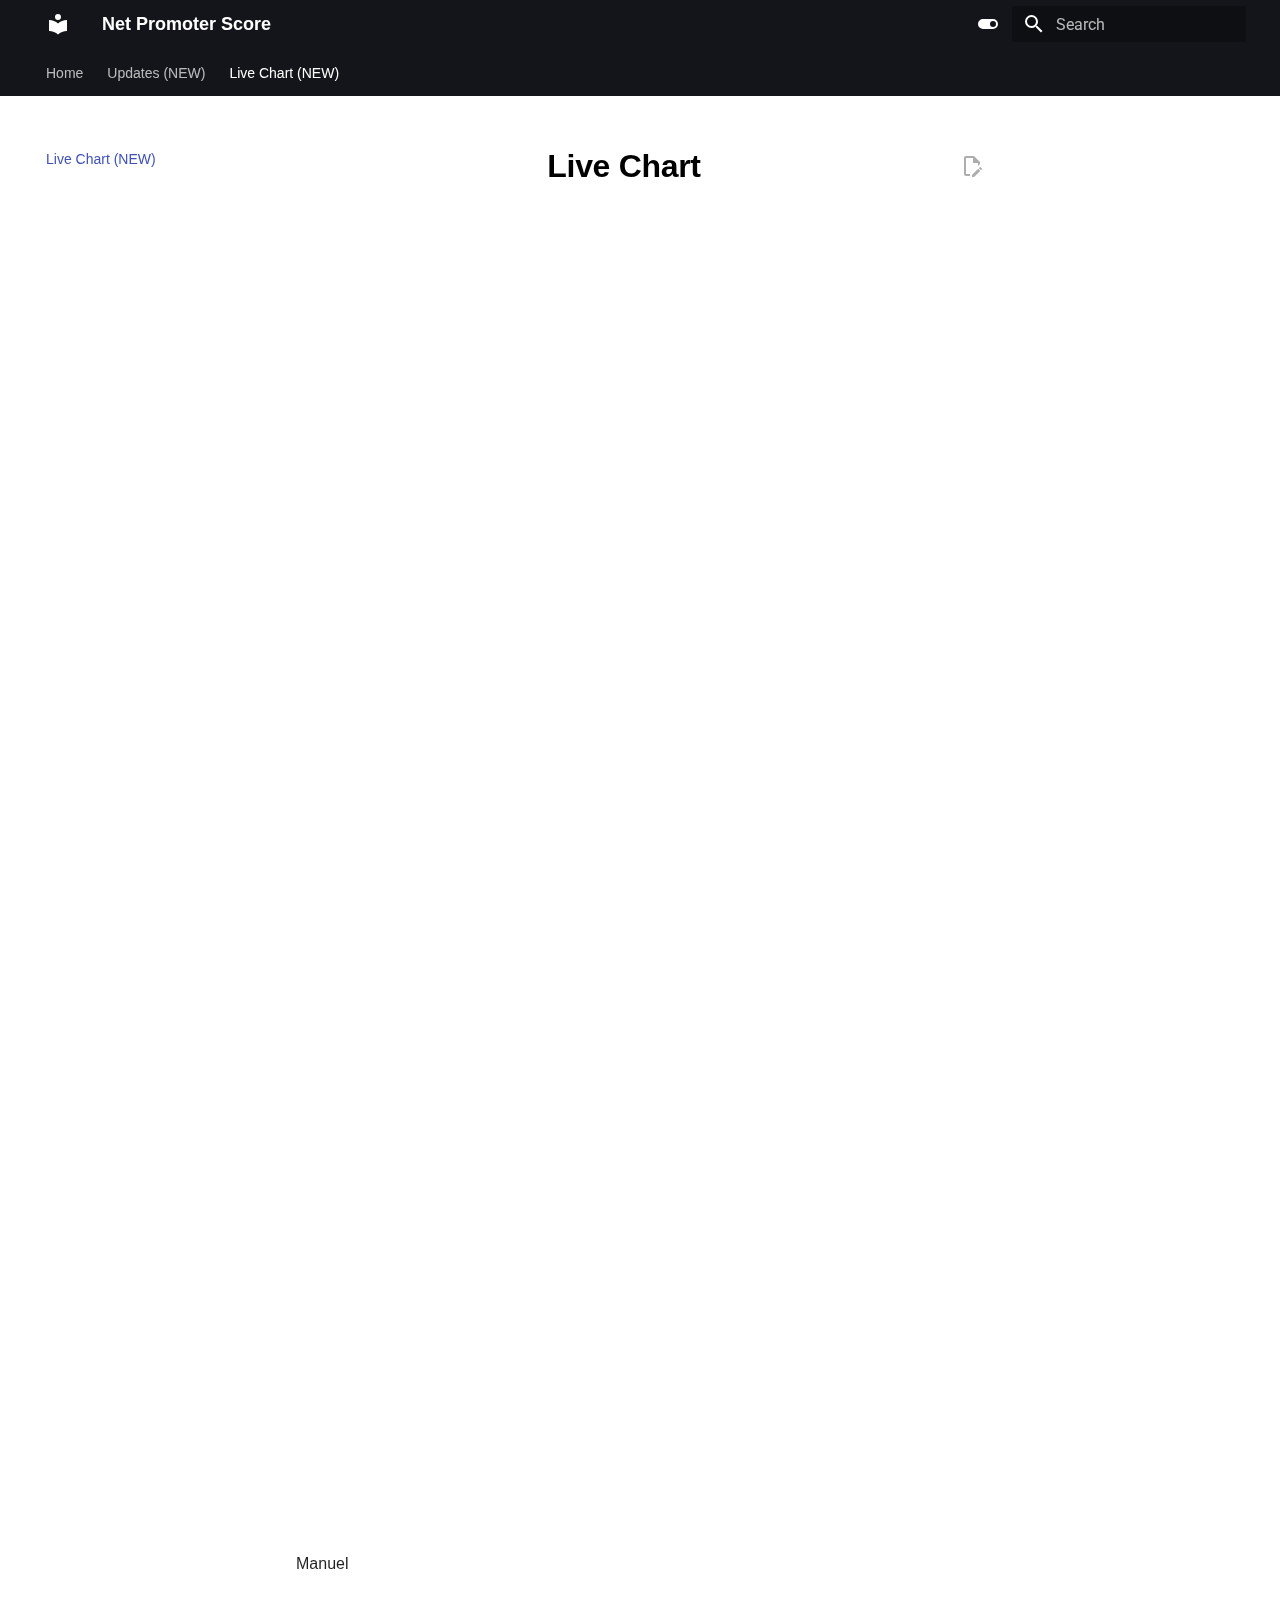
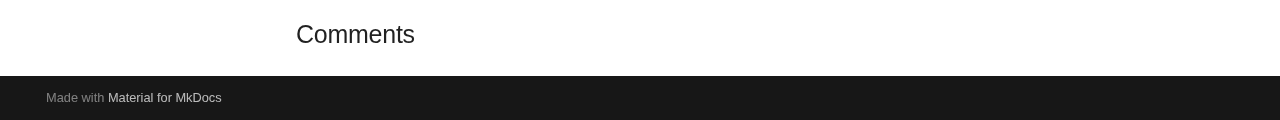
<file: live-chart/index.html>
<!doctype html>
<html lang="en" class="no-js">
  <head>
    
      <meta charset="utf-8">
      <meta name="viewport" content="width=device-width,initial-scale=1">
      
      
      
        <link rel="canonical" href="https://manutechwriter.github.io/npstest/live-chart/">
      
      
        <link rel="prev" href="../updates/">
      
      
      
      <link rel="icon" href="../assets/images/favicon.png">
      <meta name="generator" content="mkdocs-1.5.3, mkdocs-material-9.5.9">
    
    
      
        <title>Live Chart (NEW) - Net Promoter Score</title>
      
    
    
      <link rel="stylesheet" href="../assets/stylesheets/main.f2e4d321.min.css">
      
        
        <link rel="stylesheet" href="../assets/stylesheets/palette.06af60db.min.css">
      
      


    
    
      
    
    
      
        
        
        <link rel="preconnect" href="https://fonts.gstatic.com" crossorigin>
        <link rel="stylesheet" href="https://fonts.googleapis.com/css?family=Roboto:300,300i,400,400i,700,700i%7CRoboto+Mono:400,400i,700,700i&display=fallback">
        <style>:root{--md-text-font:"Roboto";--md-code-font:"Roboto Mono"}</style>
      
    
    
      <link rel="stylesheet" href="../stylesheets/extra.css">
    
    <script>__md_scope=new URL("..",location),__md_hash=e=>[...e].reduce((e,_)=>(e<<5)-e+_.charCodeAt(0),0),__md_get=(e,_=localStorage,t=__md_scope)=>JSON.parse(_.getItem(t.pathname+"."+e)),__md_set=(e,_,t=localStorage,a=__md_scope)=>{try{t.setItem(a.pathname+"."+e,JSON.stringify(_))}catch(e){}}</script>
    
      

    
    
    
  </head>
  
  
    
    
      
    
    
    
    
    <body dir="ltr" data-md-color-scheme="default" data-md-color-primary="black" data-md-color-accent="indigo">
  
    
    <input class="md-toggle" data-md-toggle="drawer" type="checkbox" id="__drawer" autocomplete="off">
    <input class="md-toggle" data-md-toggle="search" type="checkbox" id="__search" autocomplete="off">
    <label class="md-overlay" for="__drawer"></label>
    <div data-md-component="skip">
      
        
        <a href="#live-chart" class="md-skip">
          Skip to content
        </a>
      
    </div>
    <div data-md-component="announce">
      
    </div>
    
    
      

<header class="md-header" data-md-component="header">
  <nav class="md-header__inner md-grid" aria-label="Header">
    <a href=".." title="Net Promoter Score" class="md-header__button md-logo" aria-label="Net Promoter Score" data-md-component="logo">
      
  
  <svg xmlns="http://www.w3.org/2000/svg" viewBox="0 0 24 24"><path d="M12 8a3 3 0 0 0 3-3 3 3 0 0 0-3-3 3 3 0 0 0-3 3 3 3 0 0 0 3 3m0 3.54C9.64 9.35 6.5 8 3 8v11c3.5 0 6.64 1.35 9 3.54 2.36-2.19 5.5-3.54 9-3.54V8c-3.5 0-6.64 1.35-9 3.54Z"/></svg>

    </a>
    <label class="md-header__button md-icon" for="__drawer">
      
      <svg xmlns="http://www.w3.org/2000/svg" viewBox="0 0 24 24"><path d="M3 6h18v2H3V6m0 5h18v2H3v-2m0 5h18v2H3v-2Z"/></svg>
    </label>
    <div class="md-header__title" data-md-component="header-title">
      <div class="md-header__ellipsis">
        <div class="md-header__topic">
          <span class="md-ellipsis">
            Net Promoter Score
          </span>
        </div>
        <div class="md-header__topic" data-md-component="header-topic">
          <span class="md-ellipsis">
            
              Live Chart (NEW)
            
          </span>
        </div>
      </div>
    </div>
    
      
        <form class="md-header__option" data-md-component="palette">
  
    
    
    
    <input class="md-option" data-md-color-media="" data-md-color-scheme="default" data-md-color-primary="black" data-md-color-accent="indigo"  aria-label="Switch to dark mode"  type="radio" name="__palette" id="__palette_0">
    
      <label class="md-header__button md-icon" title="Switch to dark mode" for="__palette_1" hidden>
        <svg xmlns="http://www.w3.org/2000/svg" viewBox="0 0 24 24"><path d="M17 7H7a5 5 0 0 0-5 5 5 5 0 0 0 5 5h10a5 5 0 0 0 5-5 5 5 0 0 0-5-5m0 8a3 3 0 0 1-3-3 3 3 0 0 1 3-3 3 3 0 0 1 3 3 3 3 0 0 1-3 3Z"/></svg>
      </label>
    
  
    
    
    
    <input class="md-option" data-md-color-media="" data-md-color-scheme="slate" data-md-color-primary="white" data-md-color-accent="indigo"  aria-label="Switch to light mode"  type="radio" name="__palette" id="__palette_1">
    
      <label class="md-header__button md-icon" title="Switch to light mode" for="__palette_0" hidden>
        <svg xmlns="http://www.w3.org/2000/svg" viewBox="0 0 24 24"><path d="M17 6H7c-3.31 0-6 2.69-6 6s2.69 6 6 6h10c3.31 0 6-2.69 6-6s-2.69-6-6-6zm0 10H7c-2.21 0-4-1.79-4-4s1.79-4 4-4h10c2.21 0 4 1.79 4 4s-1.79 4-4 4zM7 9c-1.66 0-3 1.34-3 3s1.34 3 3 3 3-1.34 3-3-1.34-3-3-3z"/></svg>
      </label>
    
  
</form>
      
    
    
      <script>var media,input,key,value,palette=__md_get("__palette");if(palette&&palette.color){"(prefers-color-scheme)"===palette.color.media&&(media=matchMedia("(prefers-color-scheme: light)"),input=document.querySelector(media.matches?"[data-md-color-media='(prefers-color-scheme: light)']":"[data-md-color-media='(prefers-color-scheme: dark)']"),palette.color.media=input.getAttribute("data-md-color-media"),palette.color.scheme=input.getAttribute("data-md-color-scheme"),palette.color.primary=input.getAttribute("data-md-color-primary"),palette.color.accent=input.getAttribute("data-md-color-accent"));for([key,value]of Object.entries(palette.color))document.body.setAttribute("data-md-color-"+key,value)}</script>
    
    
    
      <label class="md-header__button md-icon" for="__search">
        
        <svg xmlns="http://www.w3.org/2000/svg" viewBox="0 0 24 24"><path d="M9.5 3A6.5 6.5 0 0 1 16 9.5c0 1.61-.59 3.09-1.56 4.23l.27.27h.79l5 5-1.5 1.5-5-5v-.79l-.27-.27A6.516 6.516 0 0 1 9.5 16 6.5 6.5 0 0 1 3 9.5 6.5 6.5 0 0 1 9.5 3m0 2C7 5 5 7 5 9.5S7 14 9.5 14 14 12 14 9.5 12 5 9.5 5Z"/></svg>
      </label>
      <div class="md-search" data-md-component="search" role="dialog">
  <label class="md-search__overlay" for="__search"></label>
  <div class="md-search__inner" role="search">
    <form class="md-search__form" name="search">
      <input type="text" class="md-search__input" name="query" aria-label="Search" placeholder="Search" autocapitalize="off" autocorrect="off" autocomplete="off" spellcheck="false" data-md-component="search-query" required>
      <label class="md-search__icon md-icon" for="__search">
        
        <svg xmlns="http://www.w3.org/2000/svg" viewBox="0 0 24 24"><path d="M9.5 3A6.5 6.5 0 0 1 16 9.5c0 1.61-.59 3.09-1.56 4.23l.27.27h.79l5 5-1.5 1.5-5-5v-.79l-.27-.27A6.516 6.516 0 0 1 9.5 16 6.5 6.5 0 0 1 3 9.5 6.5 6.5 0 0 1 9.5 3m0 2C7 5 5 7 5 9.5S7 14 9.5 14 14 12 14 9.5 12 5 9.5 5Z"/></svg>
        
        <svg xmlns="http://www.w3.org/2000/svg" viewBox="0 0 24 24"><path d="M20 11v2H8l5.5 5.5-1.42 1.42L4.16 12l7.92-7.92L13.5 5.5 8 11h12Z"/></svg>
      </label>
      <nav class="md-search__options" aria-label="Search">
        
        <button type="reset" class="md-search__icon md-icon" title="Clear" aria-label="Clear" tabindex="-1">
          
          <svg xmlns="http://www.w3.org/2000/svg" viewBox="0 0 24 24"><path d="M19 6.41 17.59 5 12 10.59 6.41 5 5 6.41 10.59 12 5 17.59 6.41 19 12 13.41 17.59 19 19 17.59 13.41 12 19 6.41Z"/></svg>
        </button>
      </nav>
      
        <div class="md-search__suggest" data-md-component="search-suggest"></div>
      
    </form>
    <div class="md-search__output">
      <div class="md-search__scrollwrap" data-md-scrollfix>
        <div class="md-search-result" data-md-component="search-result">
          <div class="md-search-result__meta">
            Initializing search
          </div>
          <ol class="md-search-result__list" role="presentation"></ol>
        </div>
      </div>
    </div>
  </div>
</div>
    
    
      <div class="md-header__source">
        <a href="https://github.com/manutechwriter/npstest" title="Go to repository" class="md-source" data-md-component="source">
  <div class="md-source__icon md-icon">
    
    <svg xmlns="http://www.w3.org/2000/svg" viewBox="0 0 448 512"><!--! Font Awesome Free 6.5.1 by @fontawesome - https://fontawesome.com License - https://fontawesome.com/license/free (Icons: CC BY 4.0, Fonts: SIL OFL 1.1, Code: MIT License) Copyright 2023 Fonticons, Inc.--><path d="M439.55 236.05 244 40.45a28.87 28.87 0 0 0-40.81 0l-40.66 40.63 51.52 51.52c27.06-9.14 52.68 16.77 43.39 43.68l49.66 49.66c34.23-11.8 61.18 31 35.47 56.69-26.49 26.49-70.21-2.87-56-37.34L240.22 199v121.85c25.3 12.54 22.26 41.85 9.08 55a34.34 34.34 0 0 1-48.55 0c-17.57-17.6-11.07-46.91 11.25-56v-123c-20.8-8.51-24.6-30.74-18.64-45L142.57 101 8.45 235.14a28.86 28.86 0 0 0 0 40.81l195.61 195.6a28.86 28.86 0 0 0 40.8 0l194.69-194.69a28.86 28.86 0 0 0 0-40.81z"/></svg>
  </div>
  <div class="md-source__repository">
    GitHub
  </div>
</a>
      </div>
    
  </nav>
  
</header>
    
    <div class="md-container" data-md-component="container">
      
      
        
          
            
<nav class="md-tabs" aria-label="Tabs" data-md-component="tabs">
  <div class="md-grid">
    <ul class="md-tabs__list">
      
        
  
  
  
    <li class="md-tabs__item">
      <a href=".." class="md-tabs__link">
        
  
    
  
  Home

      </a>
    </li>
  

      
        
  
  
  
    <li class="md-tabs__item">
      <a href="../updates/" class="md-tabs__link">
        
  
    
  
  Updates (NEW)

      </a>
    </li>
  

      
        
  
  
    
  
  
    <li class="md-tabs__item md-tabs__item--active">
      <a href="./" class="md-tabs__link">
        
  
    
  
  Live Chart (NEW)

      </a>
    </li>
  

      
    </ul>
  </div>
</nav>
          
        
      
      <main class="md-main" data-md-component="main">
        <div class="md-main__inner md-grid">
          
            
              
              <div class="md-sidebar md-sidebar--primary" data-md-component="sidebar" data-md-type="navigation" >
                <div class="md-sidebar__scrollwrap">
                  <div class="md-sidebar__inner">
                    


  


<nav class="md-nav md-nav--primary md-nav--lifted" aria-label="Navigation" data-md-level="0">
  <label class="md-nav__title" for="__drawer">
    <a href=".." title="Net Promoter Score" class="md-nav__button md-logo" aria-label="Net Promoter Score" data-md-component="logo">
      
  
  <svg xmlns="http://www.w3.org/2000/svg" viewBox="0 0 24 24"><path d="M12 8a3 3 0 0 0 3-3 3 3 0 0 0-3-3 3 3 0 0 0-3 3 3 3 0 0 0 3 3m0 3.54C9.64 9.35 6.5 8 3 8v11c3.5 0 6.64 1.35 9 3.54 2.36-2.19 5.5-3.54 9-3.54V8c-3.5 0-6.64 1.35-9 3.54Z"/></svg>

    </a>
    Net Promoter Score
  </label>
  
    <div class="md-nav__source">
      <a href="https://github.com/manutechwriter/npstest" title="Go to repository" class="md-source" data-md-component="source">
  <div class="md-source__icon md-icon">
    
    <svg xmlns="http://www.w3.org/2000/svg" viewBox="0 0 448 512"><!--! Font Awesome Free 6.5.1 by @fontawesome - https://fontawesome.com License - https://fontawesome.com/license/free (Icons: CC BY 4.0, Fonts: SIL OFL 1.1, Code: MIT License) Copyright 2023 Fonticons, Inc.--><path d="M439.55 236.05 244 40.45a28.87 28.87 0 0 0-40.81 0l-40.66 40.63 51.52 51.52c27.06-9.14 52.68 16.77 43.39 43.68l49.66 49.66c34.23-11.8 61.18 31 35.47 56.69-26.49 26.49-70.21-2.87-56-37.34L240.22 199v121.85c25.3 12.54 22.26 41.85 9.08 55a34.34 34.34 0 0 1-48.55 0c-17.57-17.6-11.07-46.91 11.25-56v-123c-20.8-8.51-24.6-30.74-18.64-45L142.57 101 8.45 235.14a28.86 28.86 0 0 0 0 40.81l195.61 195.6a28.86 28.86 0 0 0 40.8 0l194.69-194.69a28.86 28.86 0 0 0 0-40.81z"/></svg>
  </div>
  <div class="md-source__repository">
    GitHub
  </div>
</a>
    </div>
  
  <ul class="md-nav__list" data-md-scrollfix>
    
      
      
  
  
  
  
    <li class="md-nav__item">
      <a href=".." class="md-nav__link">
        
  
  <span class="md-ellipsis">
    Home
  </span>
  

      </a>
    </li>
  

    
      
      
  
  
  
  
    <li class="md-nav__item">
      <a href="../updates/" class="md-nav__link">
        
  
  <span class="md-ellipsis">
    Updates (NEW)
  </span>
  

      </a>
    </li>
  

    
      
      
  
  
    
  
  
  
    <li class="md-nav__item md-nav__item--active">
      
      <input class="md-nav__toggle md-toggle" type="checkbox" id="__toc">
      
      
        
      
      
      <a href="./" class="md-nav__link md-nav__link--active">
        
  
  <span class="md-ellipsis">
    Live Chart (NEW)
  </span>
  

      </a>
      
    </li>
  

    
  </ul>
</nav>
                  </div>
                </div>
              </div>
            
            
              
              <div class="md-sidebar md-sidebar--secondary" data-md-component="sidebar" data-md-type="toc" >
                <div class="md-sidebar__scrollwrap">
                  <div class="md-sidebar__inner">
                    

<nav class="md-nav md-nav--secondary" aria-label="Table of contents">
  
  
  
    
  
  
</nav>
                  </div>
                </div>
              </div>
            
          
          
            <div class="md-content" data-md-component="content">
              <article class="md-content__inner md-typeset">
                
                  

  
    <a href="https://github.com/manutechwriter/npstest/edit/main/docs/live-chart.md" title="Edit this page" class="md-content__button md-icon">
      
      <svg xmlns="http://www.w3.org/2000/svg" viewBox="0 0 24 24"><path d="M10 20H6V4h7v5h5v3.1l2-2V8l-6-6H6c-1.1 0-2 .9-2 2v16c0 1.1.9 2 2 2h4v-2m10.2-7c.1 0 .3.1.4.2l1.3 1.3c.2.2.2.6 0 .8l-1 1-2.1-2.1 1-1c.1-.1.2-.2.4-.2m0 3.9L14.1 23H12v-2.1l6.1-6.1 2.1 2.1Z"/></svg>
    </a>
  
  


<h1 id="live-chart">Live Chart</h1>
<iframe onload="window.parent.scrollTo(0,0)" allowtransparency="true" allowfullscreen="true" frameborder="0" scrolling="no" style="min-width: 100%; height:1300px; border:none;" src="https://manutechwriter.github.io/npsapp-frontend"></iframe>

<!-- BEGIN INCLUDE ./updates.md '&lt;!--intro-start--&gt;' '&lt;!--intro-end--&gt;' -->

<p>Manuel</p>
<!-- END INCLUDE -->







  
  






  <h2 id="__comments">Comments</h2>
  <!-- Insert generated snippet here -->
  <script src="https://giscus.app/client.js"
  data-repo="manutechwriter/website-comments"
  data-repo-id="R_kgDOLQfwIw"
  data-category="General"
  data-category-id="DIC_kwDOLQfwI84CdHBR"
  data-mapping="pathname"
  data-strict="0"
  data-reactions-enabled="1"
  data-emit-metadata="0"
  data-input-position="bottom"
  data-theme="preferred_color_scheme"
  data-lang="en"
  crossorigin="anonymous"
  async>
</script>
  <!-- Synchronize Giscus theme with palette -->
  <script>
    var giscus = document.querySelector("script[src*=giscus]")

    // Set palette on initial load
    var palette = __md_get("__palette")
    if (palette && typeof palette.color === "object") {
      var theme = palette.color.scheme === "slate"
        ? "transparent_dark"
        : "light"

      // Instruct Giscus to set theme
      giscus.setAttribute("data-theme", theme) 
    }

    // Register event handlers after documented loaded
    document.addEventListener("DOMContentLoaded", function() {
      var ref = document.querySelector("[data-md-component=palette]")
      ref.addEventListener("change", function() {
        var palette = __md_get("__palette")
        if (palette && typeof palette.color === "object") {
          var theme = palette.color.scheme === "slate"
            ? "transparent_dark"
            : "light"

          // Instruct Giscus to change theme
          var frame = document.querySelector(".giscus-frame")
          frame.contentWindow.postMessage(
            { giscus: { setConfig: { theme } } },
            "https://giscus.app"
          )
        }
      })
    })
  </script>


                
              </article>
            </div>
          
          
<script>var target=document.getElementById(location.hash.slice(1));target&&target.name&&(target.checked=target.name.startsWith("__tabbed_"))</script>
        </div>
        
          <button type="button" class="md-top md-icon" data-md-component="top" hidden>
  
  <svg xmlns="http://www.w3.org/2000/svg" viewBox="0 0 24 24"><path d="M13 20h-2V8l-5.5 5.5-1.42-1.42L12 4.16l7.92 7.92-1.42 1.42L13 8v12Z"/></svg>
  Back to top
</button>
        
      </main>
      
        <footer class="md-footer">
  
  <div class="md-footer-meta md-typeset">
    <div class="md-footer-meta__inner md-grid">
      <div class="md-copyright">
  
  
    Made with
    <a href="https://squidfunk.github.io/mkdocs-material/" target="_blank" rel="noopener">
      Material for MkDocs
    </a>
  
</div>
      
    </div>
  </div>
</footer>
      
    </div>
    <div class="md-dialog" data-md-component="dialog">
      <div class="md-dialog__inner md-typeset"></div>
    </div>
    
    
    <script id="__config" type="application/json">{"base": "..", "features": ["content.code.copy", "content.action.edit", "search.suggest", "navigation.tabs", "navigation.tracking", "navigation.instant", "navigation.top", "search.highlight"], "search": "../assets/javascripts/workers/search.b8dbb3d2.min.js", "translations": {"clipboard.copied": "Copied to clipboard", "clipboard.copy": "Copy to clipboard", "search.result.more.one": "1 more on this page", "search.result.more.other": "# more on this page", "search.result.none": "No matching documents", "search.result.one": "1 matching document", "search.result.other": "# matching documents", "search.result.placeholder": "Type to start searching", "search.result.term.missing": "Missing", "select.version": "Select version"}}</script>
    
    
      <script src="../assets/javascripts/bundle.8fd75fb4.min.js"></script>
      
    
  </body>
</html>
</file>
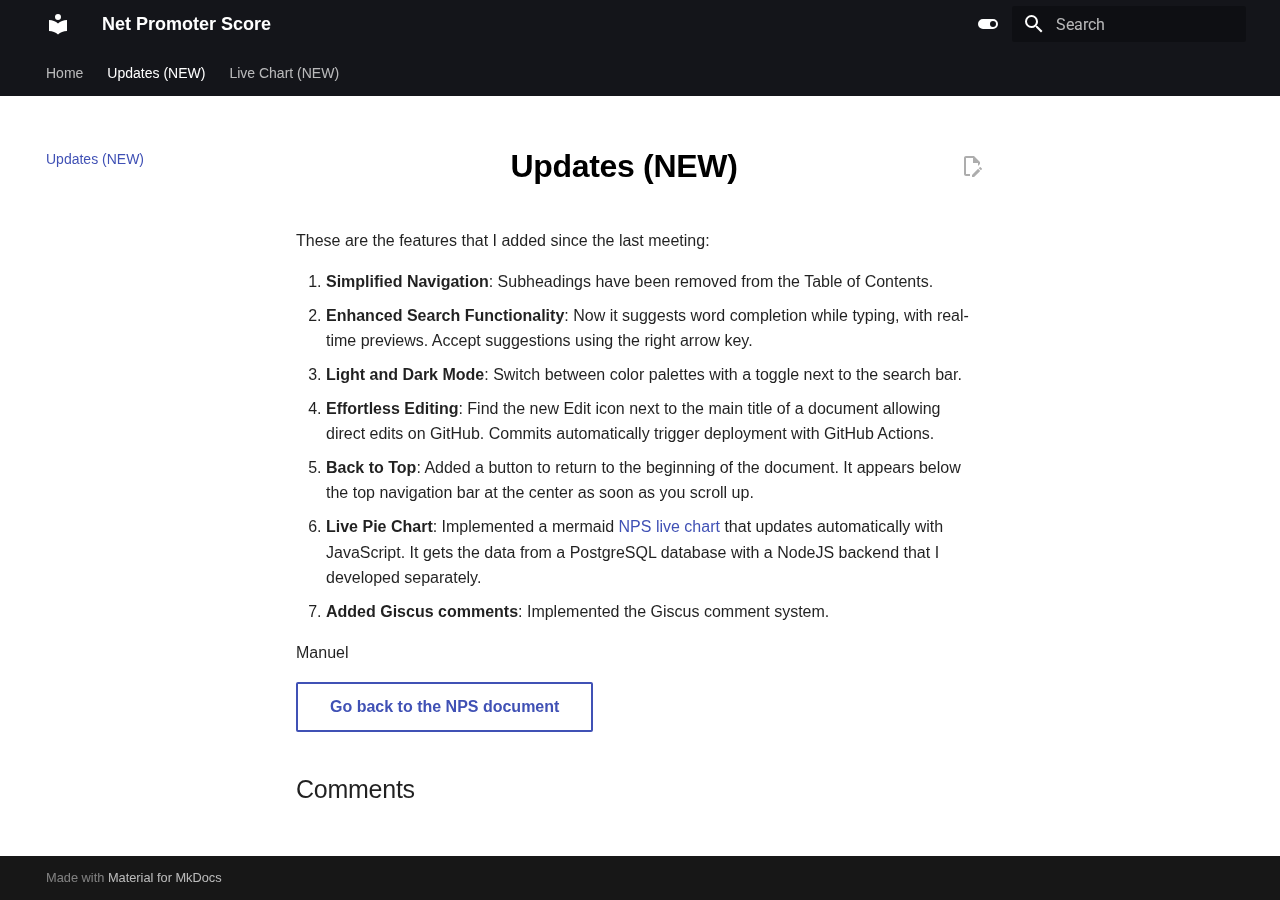
<file: updates/index.html>
<!doctype html>
<html lang="en" class="no-js">
  <head>
    
      <meta charset="utf-8">
      <meta name="viewport" content="width=device-width,initial-scale=1">
      
      
      
        <link rel="canonical" href="https://manutechwriter.github.io/npstest/updates/">
      
      
        <link rel="prev" href="..">
      
      
        <link rel="next" href="../live-chart/">
      
      
      <link rel="icon" href="../assets/images/favicon.png">
      <meta name="generator" content="mkdocs-1.5.3, mkdocs-material-9.5.9">
    
    
      
        <title>Updates (NEW) - Net Promoter Score</title>
      
    
    
      <link rel="stylesheet" href="../assets/stylesheets/main.f2e4d321.min.css">
      
        
        <link rel="stylesheet" href="../assets/stylesheets/palette.06af60db.min.css">
      
      


    
    
      
    
    
      
        
        
        <link rel="preconnect" href="https://fonts.gstatic.com" crossorigin>
        <link rel="stylesheet" href="https://fonts.googleapis.com/css?family=Roboto:300,300i,400,400i,700,700i%7CRoboto+Mono:400,400i,700,700i&display=fallback">
        <style>:root{--md-text-font:"Roboto";--md-code-font:"Roboto Mono"}</style>
      
    
    
      <link rel="stylesheet" href="../stylesheets/extra.css">
    
    <script>__md_scope=new URL("..",location),__md_hash=e=>[...e].reduce((e,_)=>(e<<5)-e+_.charCodeAt(0),0),__md_get=(e,_=localStorage,t=__md_scope)=>JSON.parse(_.getItem(t.pathname+"."+e)),__md_set=(e,_,t=localStorage,a=__md_scope)=>{try{t.setItem(a.pathname+"."+e,JSON.stringify(_))}catch(e){}}</script>
    
      

    
    
    
  </head>
  
  
    
    
      
    
    
    
    
    <body dir="ltr" data-md-color-scheme="default" data-md-color-primary="black" data-md-color-accent="indigo">
  
    
    <input class="md-toggle" data-md-toggle="drawer" type="checkbox" id="__drawer" autocomplete="off">
    <input class="md-toggle" data-md-toggle="search" type="checkbox" id="__search" autocomplete="off">
    <label class="md-overlay" for="__drawer"></label>
    <div data-md-component="skip">
      
        
        <a href="#updates-new" class="md-skip">
          Skip to content
        </a>
      
    </div>
    <div data-md-component="announce">
      
    </div>
    
    
      

<header class="md-header" data-md-component="header">
  <nav class="md-header__inner md-grid" aria-label="Header">
    <a href=".." title="Net Promoter Score" class="md-header__button md-logo" aria-label="Net Promoter Score" data-md-component="logo">
      
  
  <svg xmlns="http://www.w3.org/2000/svg" viewBox="0 0 24 24"><path d="M12 8a3 3 0 0 0 3-3 3 3 0 0 0-3-3 3 3 0 0 0-3 3 3 3 0 0 0 3 3m0 3.54C9.64 9.35 6.5 8 3 8v11c3.5 0 6.64 1.35 9 3.54 2.36-2.19 5.5-3.54 9-3.54V8c-3.5 0-6.64 1.35-9 3.54Z"/></svg>

    </a>
    <label class="md-header__button md-icon" for="__drawer">
      
      <svg xmlns="http://www.w3.org/2000/svg" viewBox="0 0 24 24"><path d="M3 6h18v2H3V6m0 5h18v2H3v-2m0 5h18v2H3v-2Z"/></svg>
    </label>
    <div class="md-header__title" data-md-component="header-title">
      <div class="md-header__ellipsis">
        <div class="md-header__topic">
          <span class="md-ellipsis">
            Net Promoter Score
          </span>
        </div>
        <div class="md-header__topic" data-md-component="header-topic">
          <span class="md-ellipsis">
            
              Updates (NEW)
            
          </span>
        </div>
      </div>
    </div>
    
      
        <form class="md-header__option" data-md-component="palette">
  
    
    
    
    <input class="md-option" data-md-color-media="" data-md-color-scheme="default" data-md-color-primary="black" data-md-color-accent="indigo"  aria-label="Switch to dark mode"  type="radio" name="__palette" id="__palette_0">
    
      <label class="md-header__button md-icon" title="Switch to dark mode" for="__palette_1" hidden>
        <svg xmlns="http://www.w3.org/2000/svg" viewBox="0 0 24 24"><path d="M17 7H7a5 5 0 0 0-5 5 5 5 0 0 0 5 5h10a5 5 0 0 0 5-5 5 5 0 0 0-5-5m0 8a3 3 0 0 1-3-3 3 3 0 0 1 3-3 3 3 0 0 1 3 3 3 3 0 0 1-3 3Z"/></svg>
      </label>
    
  
    
    
    
    <input class="md-option" data-md-color-media="" data-md-color-scheme="slate" data-md-color-primary="white" data-md-color-accent="indigo"  aria-label="Switch to light mode"  type="radio" name="__palette" id="__palette_1">
    
      <label class="md-header__button md-icon" title="Switch to light mode" for="__palette_0" hidden>
        <svg xmlns="http://www.w3.org/2000/svg" viewBox="0 0 24 24"><path d="M17 6H7c-3.31 0-6 2.69-6 6s2.69 6 6 6h10c3.31 0 6-2.69 6-6s-2.69-6-6-6zm0 10H7c-2.21 0-4-1.79-4-4s1.79-4 4-4h10c2.21 0 4 1.79 4 4s-1.79 4-4 4zM7 9c-1.66 0-3 1.34-3 3s1.34 3 3 3 3-1.34 3-3-1.34-3-3-3z"/></svg>
      </label>
    
  
</form>
      
    
    
      <script>var media,input,key,value,palette=__md_get("__palette");if(palette&&palette.color){"(prefers-color-scheme)"===palette.color.media&&(media=matchMedia("(prefers-color-scheme: light)"),input=document.querySelector(media.matches?"[data-md-color-media='(prefers-color-scheme: light)']":"[data-md-color-media='(prefers-color-scheme: dark)']"),palette.color.media=input.getAttribute("data-md-color-media"),palette.color.scheme=input.getAttribute("data-md-color-scheme"),palette.color.primary=input.getAttribute("data-md-color-primary"),palette.color.accent=input.getAttribute("data-md-color-accent"));for([key,value]of Object.entries(palette.color))document.body.setAttribute("data-md-color-"+key,value)}</script>
    
    
    
      <label class="md-header__button md-icon" for="__search">
        
        <svg xmlns="http://www.w3.org/2000/svg" viewBox="0 0 24 24"><path d="M9.5 3A6.5 6.5 0 0 1 16 9.5c0 1.61-.59 3.09-1.56 4.23l.27.27h.79l5 5-1.5 1.5-5-5v-.79l-.27-.27A6.516 6.516 0 0 1 9.5 16 6.5 6.5 0 0 1 3 9.5 6.5 6.5 0 0 1 9.5 3m0 2C7 5 5 7 5 9.5S7 14 9.5 14 14 12 14 9.5 12 5 9.5 5Z"/></svg>
      </label>
      <div class="md-search" data-md-component="search" role="dialog">
  <label class="md-search__overlay" for="__search"></label>
  <div class="md-search__inner" role="search">
    <form class="md-search__form" name="search">
      <input type="text" class="md-search__input" name="query" aria-label="Search" placeholder="Search" autocapitalize="off" autocorrect="off" autocomplete="off" spellcheck="false" data-md-component="search-query" required>
      <label class="md-search__icon md-icon" for="__search">
        
        <svg xmlns="http://www.w3.org/2000/svg" viewBox="0 0 24 24"><path d="M9.5 3A6.5 6.5 0 0 1 16 9.5c0 1.61-.59 3.09-1.56 4.23l.27.27h.79l5 5-1.5 1.5-5-5v-.79l-.27-.27A6.516 6.516 0 0 1 9.5 16 6.5 6.5 0 0 1 3 9.5 6.5 6.5 0 0 1 9.5 3m0 2C7 5 5 7 5 9.5S7 14 9.5 14 14 12 14 9.5 12 5 9.5 5Z"/></svg>
        
        <svg xmlns="http://www.w3.org/2000/svg" viewBox="0 0 24 24"><path d="M20 11v2H8l5.5 5.5-1.42 1.42L4.16 12l7.92-7.92L13.5 5.5 8 11h12Z"/></svg>
      </label>
      <nav class="md-search__options" aria-label="Search">
        
        <button type="reset" class="md-search__icon md-icon" title="Clear" aria-label="Clear" tabindex="-1">
          
          <svg xmlns="http://www.w3.org/2000/svg" viewBox="0 0 24 24"><path d="M19 6.41 17.59 5 12 10.59 6.41 5 5 6.41 10.59 12 5 17.59 6.41 19 12 13.41 17.59 19 19 17.59 13.41 12 19 6.41Z"/></svg>
        </button>
      </nav>
      
        <div class="md-search__suggest" data-md-component="search-suggest"></div>
      
    </form>
    <div class="md-search__output">
      <div class="md-search__scrollwrap" data-md-scrollfix>
        <div class="md-search-result" data-md-component="search-result">
          <div class="md-search-result__meta">
            Initializing search
          </div>
          <ol class="md-search-result__list" role="presentation"></ol>
        </div>
      </div>
    </div>
  </div>
</div>
    
    
      <div class="md-header__source">
        <a href="https://github.com/manutechwriter/npstest" title="Go to repository" class="md-source" data-md-component="source">
  <div class="md-source__icon md-icon">
    
    <svg xmlns="http://www.w3.org/2000/svg" viewBox="0 0 448 512"><!--! Font Awesome Free 6.5.1 by @fontawesome - https://fontawesome.com License - https://fontawesome.com/license/free (Icons: CC BY 4.0, Fonts: SIL OFL 1.1, Code: MIT License) Copyright 2023 Fonticons, Inc.--><path d="M439.55 236.05 244 40.45a28.87 28.87 0 0 0-40.81 0l-40.66 40.63 51.52 51.52c27.06-9.14 52.68 16.77 43.39 43.68l49.66 49.66c34.23-11.8 61.18 31 35.47 56.69-26.49 26.49-70.21-2.87-56-37.34L240.22 199v121.85c25.3 12.54 22.26 41.85 9.08 55a34.34 34.34 0 0 1-48.55 0c-17.57-17.6-11.07-46.91 11.25-56v-123c-20.8-8.51-24.6-30.74-18.64-45L142.57 101 8.45 235.14a28.86 28.86 0 0 0 0 40.81l195.61 195.6a28.86 28.86 0 0 0 40.8 0l194.69-194.69a28.86 28.86 0 0 0 0-40.81z"/></svg>
  </div>
  <div class="md-source__repository">
    GitHub
  </div>
</a>
      </div>
    
  </nav>
  
</header>
    
    <div class="md-container" data-md-component="container">
      
      
        
          
            
<nav class="md-tabs" aria-label="Tabs" data-md-component="tabs">
  <div class="md-grid">
    <ul class="md-tabs__list">
      
        
  
  
  
    <li class="md-tabs__item">
      <a href=".." class="md-tabs__link">
        
  
    
  
  Home

      </a>
    </li>
  

      
        
  
  
    
  
  
    <li class="md-tabs__item md-tabs__item--active">
      <a href="./" class="md-tabs__link">
        
  
    
  
  Updates (NEW)

      </a>
    </li>
  

      
        
  
  
  
    <li class="md-tabs__item">
      <a href="../live-chart/" class="md-tabs__link">
        
  
    
  
  Live Chart (NEW)

      </a>
    </li>
  

      
    </ul>
  </div>
</nav>
          
        
      
      <main class="md-main" data-md-component="main">
        <div class="md-main__inner md-grid">
          
            
              
              <div class="md-sidebar md-sidebar--primary" data-md-component="sidebar" data-md-type="navigation" >
                <div class="md-sidebar__scrollwrap">
                  <div class="md-sidebar__inner">
                    


  


<nav class="md-nav md-nav--primary md-nav--lifted" aria-label="Navigation" data-md-level="0">
  <label class="md-nav__title" for="__drawer">
    <a href=".." title="Net Promoter Score" class="md-nav__button md-logo" aria-label="Net Promoter Score" data-md-component="logo">
      
  
  <svg xmlns="http://www.w3.org/2000/svg" viewBox="0 0 24 24"><path d="M12 8a3 3 0 0 0 3-3 3 3 0 0 0-3-3 3 3 0 0 0-3 3 3 3 0 0 0 3 3m0 3.54C9.64 9.35 6.5 8 3 8v11c3.5 0 6.64 1.35 9 3.54 2.36-2.19 5.5-3.54 9-3.54V8c-3.5 0-6.64 1.35-9 3.54Z"/></svg>

    </a>
    Net Promoter Score
  </label>
  
    <div class="md-nav__source">
      <a href="https://github.com/manutechwriter/npstest" title="Go to repository" class="md-source" data-md-component="source">
  <div class="md-source__icon md-icon">
    
    <svg xmlns="http://www.w3.org/2000/svg" viewBox="0 0 448 512"><!--! Font Awesome Free 6.5.1 by @fontawesome - https://fontawesome.com License - https://fontawesome.com/license/free (Icons: CC BY 4.0, Fonts: SIL OFL 1.1, Code: MIT License) Copyright 2023 Fonticons, Inc.--><path d="M439.55 236.05 244 40.45a28.87 28.87 0 0 0-40.81 0l-40.66 40.63 51.52 51.52c27.06-9.14 52.68 16.77 43.39 43.68l49.66 49.66c34.23-11.8 61.18 31 35.47 56.69-26.49 26.49-70.21-2.87-56-37.34L240.22 199v121.85c25.3 12.54 22.26 41.85 9.08 55a34.34 34.34 0 0 1-48.55 0c-17.57-17.6-11.07-46.91 11.25-56v-123c-20.8-8.51-24.6-30.74-18.64-45L142.57 101 8.45 235.14a28.86 28.86 0 0 0 0 40.81l195.61 195.6a28.86 28.86 0 0 0 40.8 0l194.69-194.69a28.86 28.86 0 0 0 0-40.81z"/></svg>
  </div>
  <div class="md-source__repository">
    GitHub
  </div>
</a>
    </div>
  
  <ul class="md-nav__list" data-md-scrollfix>
    
      
      
  
  
  
  
    <li class="md-nav__item">
      <a href=".." class="md-nav__link">
        
  
  <span class="md-ellipsis">
    Home
  </span>
  

      </a>
    </li>
  

    
      
      
  
  
    
  
  
  
    <li class="md-nav__item md-nav__item--active">
      
      <input class="md-nav__toggle md-toggle" type="checkbox" id="__toc">
      
      
        
      
      
      <a href="./" class="md-nav__link md-nav__link--active">
        
  
  <span class="md-ellipsis">
    Updates (NEW)
  </span>
  

      </a>
      
    </li>
  

    
      
      
  
  
  
  
    <li class="md-nav__item">
      <a href="../live-chart/" class="md-nav__link">
        
  
  <span class="md-ellipsis">
    Live Chart (NEW)
  </span>
  

      </a>
    </li>
  

    
  </ul>
</nav>
                  </div>
                </div>
              </div>
            
            
              
              <div class="md-sidebar md-sidebar--secondary" data-md-component="sidebar" data-md-type="toc" >
                <div class="md-sidebar__scrollwrap">
                  <div class="md-sidebar__inner">
                    

<nav class="md-nav md-nav--secondary" aria-label="Table of contents">
  
  
  
    
  
  
</nav>
                  </div>
                </div>
              </div>
            
          
          
            <div class="md-content" data-md-component="content">
              <article class="md-content__inner md-typeset">
                
                  

  
    <a href="https://github.com/manutechwriter/npstest/edit/main/docs/updates.md" title="Edit this page" class="md-content__button md-icon">
      
      <svg xmlns="http://www.w3.org/2000/svg" viewBox="0 0 24 24"><path d="M10 20H6V4h7v5h5v3.1l2-2V8l-6-6H6c-1.1 0-2 .9-2 2v16c0 1.1.9 2 2 2h4v-2m10.2-7c.1 0 .3.1.4.2l1.3 1.3c.2.2.2.6 0 .8l-1 1-2.1-2.1 1-1c.1-.1.2-.2.4-.2m0 3.9L14.1 23H12v-2.1l6.1-6.1 2.1 2.1Z"/></svg>
    </a>
  
  


<h1 id="updates-new">Updates (NEW)</h1>
<p>These are the features that I added since the last meeting:</p>
<ol>
<li><strong>Simplified Navigation</strong>: Subheadings have been removed from the Table of Contents.</li>
<li><strong>Enhanced Search Functionality</strong>: Now it suggests word completion while typing, with real-time previews. Accept suggestions using the right arrow key.</li>
<li><strong>Light and Dark Mode</strong>: Switch between color palettes with a toggle next to the search bar.</li>
<li><strong>Effortless Editing</strong>: Find the new Edit icon next to the main title of a document allowing direct edits on GitHub. Commits automatically trigger deployment with GitHub Actions.</li>
<li><strong>Back to Top</strong>: Added a button to return to the beginning of the document. It appears below the top navigation bar at the center as soon as you scroll up.</li>
<li><strong>Live Pie Chart</strong>: Implemented a mermaid <a href="https://manutechwriter.github.io/npstest/live-chart/">NPS live chart</a> that updates automatically with JavaScript. It gets the data from a PostgreSQL database with a NodeJS backend that I developed separately.</li>
<li><strong>Added Giscus comments</strong>: Implemented the Giscus comment system.</li>
</ol>
<!--intro-start-->
<p>Manuel</p>
<!--intro-end-->

<p><a class="md-button" href="https://manutechwriter.github.io/npstest/">Go back to the NPS document</a></p>







  
  






  <h2 id="__comments">Comments</h2>
  <!-- Insert generated snippet here -->
  <script src="https://giscus.app/client.js"
  data-repo="manutechwriter/website-comments"
  data-repo-id="R_kgDOLQfwIw"
  data-category="General"
  data-category-id="DIC_kwDOLQfwI84CdHBR"
  data-mapping="pathname"
  data-strict="0"
  data-reactions-enabled="1"
  data-emit-metadata="0"
  data-input-position="bottom"
  data-theme="preferred_color_scheme"
  data-lang="en"
  crossorigin="anonymous"
  async>
</script>
  <!-- Synchronize Giscus theme with palette -->
  <script>
    var giscus = document.querySelector("script[src*=giscus]")

    // Set palette on initial load
    var palette = __md_get("__palette")
    if (palette && typeof palette.color === "object") {
      var theme = palette.color.scheme === "slate"
        ? "transparent_dark"
        : "light"

      // Instruct Giscus to set theme
      giscus.setAttribute("data-theme", theme) 
    }

    // Register event handlers after documented loaded
    document.addEventListener("DOMContentLoaded", function() {
      var ref = document.querySelector("[data-md-component=palette]")
      ref.addEventListener("change", function() {
        var palette = __md_get("__palette")
        if (palette && typeof palette.color === "object") {
          var theme = palette.color.scheme === "slate"
            ? "transparent_dark"
            : "light"

          // Instruct Giscus to change theme
          var frame = document.querySelector(".giscus-frame")
          frame.contentWindow.postMessage(
            { giscus: { setConfig: { theme } } },
            "https://giscus.app"
          )
        }
      })
    })
  </script>


                
              </article>
            </div>
          
          
<script>var target=document.getElementById(location.hash.slice(1));target&&target.name&&(target.checked=target.name.startsWith("__tabbed_"))</script>
        </div>
        
          <button type="button" class="md-top md-icon" data-md-component="top" hidden>
  
  <svg xmlns="http://www.w3.org/2000/svg" viewBox="0 0 24 24"><path d="M13 20h-2V8l-5.5 5.5-1.42-1.42L12 4.16l7.92 7.92-1.42 1.42L13 8v12Z"/></svg>
  Back to top
</button>
        
      </main>
      
        <footer class="md-footer">
  
  <div class="md-footer-meta md-typeset">
    <div class="md-footer-meta__inner md-grid">
      <div class="md-copyright">
  
  
    Made with
    <a href="https://squidfunk.github.io/mkdocs-material/" target="_blank" rel="noopener">
      Material for MkDocs
    </a>
  
</div>
      
    </div>
  </div>
</footer>
      
    </div>
    <div class="md-dialog" data-md-component="dialog">
      <div class="md-dialog__inner md-typeset"></div>
    </div>
    
    
    <script id="__config" type="application/json">{"base": "..", "features": ["content.code.copy", "content.action.edit", "search.suggest", "navigation.tabs", "navigation.tracking", "navigation.instant", "navigation.top", "search.highlight"], "search": "../assets/javascripts/workers/search.b8dbb3d2.min.js", "translations": {"clipboard.copied": "Copied to clipboard", "clipboard.copy": "Copy to clipboard", "search.result.more.one": "1 more on this page", "search.result.more.other": "# more on this page", "search.result.none": "No matching documents", "search.result.one": "1 matching document", "search.result.other": "# matching documents", "search.result.placeholder": "Type to start searching", "search.result.term.missing": "Missing", "select.version": "Select version"}}</script>
    
    
      <script src="../assets/javascripts/bundle.8fd75fb4.min.js"></script>
      
    
  </body>
</html>
</file>
<file: stylesheets/extra.css>
* {
    font-family: Arial, Helvetica, sans-serif;
}

[data-md-color-primary="black"] .md-typeset h1 {
    font-weight: 700;
    color: #000;
}

[data-md-color-primary="white"] .md-typeset h1 {
    font-weight: 700;
    color: #fff;
}

.md-header__source {
    display: none;
}

h1,
.md-typeset__scrollwrap,
.mermaid,
div.nps-video {
    text-align: center;
}

@media screen and (min-width: 768px){
    .md-typeset img {
        margin: 0 auto;
        max-width: 75%;
    }
}

#footnotes-list {
    font-size: .65rem;
    overflow-wrap: break-word;
}
</file>
<file: assets/stylesheets/main.f2e4d321.min.css>
@charset "UTF-8";html{-webkit-text-size-adjust:none;-moz-text-size-adjust:none;text-size-adjust:none;box-sizing:border-box}*,:after,:before{box-sizing:inherit}@media (prefers-reduced-motion){*,:after,:before{transition:none!important}}body{margin:0}a,button,input,label{-webkit-tap-highlight-color:transparent}a{color:inherit;text-decoration:none}hr{border:0;box-sizing:initial;display:block;height:.05rem;overflow:visible;padding:0}small{font-size:80%}sub,sup{line-height:1em}img{border-style:none}table{border-collapse:initial;border-spacing:0}td,th{font-weight:400;vertical-align:top}button{background:#0000;border:0;font-family:inherit;font-size:inherit;margin:0;padding:0}input{border:0;outline:none}:root{--md-primary-fg-color:#4051b5;--md-primary-fg-color--light:#5d6cc0;--md-primary-fg-color--dark:#303fa1;--md-primary-bg-color:#fff;--md-primary-bg-color--light:#ffffffb3;--md-accent-fg-color:#526cfe;--md-accent-fg-color--transparent:#526cfe1a;--md-accent-bg-color:#fff;--md-accent-bg-color--light:#ffffffb3}[data-md-color-scheme=default]{color-scheme:light}[data-md-color-scheme=default] img[src$="#gh-dark-mode-only"],[data-md-color-scheme=default] img[src$="#only-dark"]{display:none}:root,[data-md-color-scheme=default]{--md-hue:225deg;--md-default-fg-color:#000000de;--md-default-fg-color--light:#0000008a;--md-default-fg-color--lighter:#00000052;--md-default-fg-color--lightest:#00000012;--md-default-bg-color:#fff;--md-default-bg-color--light:#ffffffb3;--md-default-bg-color--lighter:#ffffff4d;--md-default-bg-color--lightest:#ffffff1f;--md-code-fg-color:#36464e;--md-code-bg-color:#f5f5f5;--md-code-hl-color:#4287ff;--md-code-hl-color--light:#4287ff1a;--md-code-hl-number-color:#d52a2a;--md-code-hl-special-color:#db1457;--md-code-hl-function-color:#a846b9;--md-code-hl-constant-color:#6e59d9;--md-code-hl-keyword-color:#3f6ec6;--md-code-hl-string-color:#1c7d4d;--md-code-hl-name-color:var(--md-code-fg-color);--md-code-hl-operator-color:var(--md-default-fg-color--light);--md-code-hl-punctuation-color:var(--md-default-fg-color--light);--md-code-hl-comment-color:var(--md-default-fg-color--light);--md-code-hl-generic-color:var(--md-default-fg-color--light);--md-code-hl-variable-color:var(--md-default-fg-color--light);--md-typeset-color:var(--md-default-fg-color);--md-typeset-a-color:var(--md-primary-fg-color);--md-typeset-del-color:#f5503d26;--md-typeset-ins-color:#0bd57026;--md-typeset-kbd-color:#fafafa;--md-typeset-kbd-accent-color:#fff;--md-typeset-kbd-border-color:#b8b8b8;--md-typeset-mark-color:#ffff0080;--md-typeset-table-color:#0000001f;--md-typeset-table-color--light:rgba(0,0,0,.035);--md-admonition-fg-color:var(--md-default-fg-color);--md-admonition-bg-color:var(--md-default-bg-color);--md-warning-fg-color:#000000de;--md-warning-bg-color:#ff9;--md-footer-fg-color:#fff;--md-footer-fg-color--light:#ffffffb3;--md-footer-fg-color--lighter:#ffffff73;--md-footer-bg-color:#000000de;--md-footer-bg-color--dark:#00000052;--md-shadow-z1:0 0.2rem 0.5rem #0000000d,0 0 0.05rem #0000001a;--md-shadow-z2:0 0.2rem 0.5rem #0000001a,0 0 0.05rem #00000040;--md-shadow-z3:0 0.2rem 0.5rem #0003,0 0 0.05rem #00000059}.md-icon svg{fill:currentcolor;display:block;height:1.2rem;width:1.2rem}body{-webkit-font-smoothing:antialiased;-moz-osx-font-smoothing:grayscale;--md-text-font-family:var(--md-text-font,_),-apple-system,BlinkMacSystemFont,Helvetica,Arial,sans-serif;--md-code-font-family:var(--md-code-font,_),SFMono-Regular,Consolas,Menlo,monospace}aside,body,input{font-feature-settings:"kern","liga";color:var(--md-typeset-color);font-family:var(--md-text-font-family)}code,kbd,pre{font-feature-settings:"kern";font-family:var(--md-code-font-family)}:root{--md-typeset-table-sort-icon:url('data:image/svg+xml;charset=utf-8,<svg xmlns="http://www.w3.org/2000/svg" viewBox="0 0 24 24"><path d="m18 21-4-4h3V7h-3l4-4 4 4h-3v10h3M2 19v-2h10v2M2 13v-2h7v2M2 7V5h4v2H2Z"/></svg>');--md-typeset-table-sort-icon--asc:url('data:image/svg+xml;charset=utf-8,<svg xmlns="http://www.w3.org/2000/svg" viewBox="0 0 24 24"><path d="M19 17h3l-4 4-4-4h3V3h2M2 17h10v2H2M6 5v2H2V5m0 6h7v2H2v-2Z"/></svg>');--md-typeset-table-sort-icon--desc:url('data:image/svg+xml;charset=utf-8,<svg xmlns="http://www.w3.org/2000/svg" viewBox="0 0 24 24"><path d="M19 7h3l-4-4-4 4h3v14h2M2 17h10v2H2M6 5v2H2V5m0 6h7v2H2v-2Z"/></svg>')}.md-typeset{-webkit-print-color-adjust:exact;color-adjust:exact;font-size:.8rem;line-height:1.6}@media print{.md-typeset{font-size:.68rem}}.md-typeset blockquote,.md-typeset dl,.md-typeset figure,.md-typeset ol,.md-typeset pre,.md-typeset ul{margin-bottom:1em;margin-top:1em}.md-typeset h1{color:var(--md-default-fg-color--light);font-size:2em;line-height:1.3;margin:0 0 1.25em}.md-typeset h1,.md-typeset h2{font-weight:300;letter-spacing:-.01em}.md-typeset h2{font-size:1.5625em;line-height:1.4;margin:1.6em 0 .64em}.md-typeset h3{font-size:1.25em;font-weight:400;letter-spacing:-.01em;line-height:1.5;margin:1.6em 0 .8em}.md-typeset h2+h3{margin-top:.8em}.md-typeset h4{font-weight:700;letter-spacing:-.01em;margin:1em 0}.md-typeset h5,.md-typeset h6{color:var(--md-default-fg-color--light);font-size:.8em;font-weight:700;letter-spacing:-.01em;margin:1.25em 0}.md-typeset h5{text-transform:uppercase}.md-typeset hr{border-bottom:.05rem solid var(--md-default-fg-color--lightest);display:flow-root;margin:1.5em 0}.md-typeset a{color:var(--md-typeset-a-color);word-break:break-word}.md-typeset a,.md-typeset a:before{transition:color 125ms}.md-typeset a:focus,.md-typeset a:hover{color:var(--md-accent-fg-color)}.md-typeset a:focus code,.md-typeset a:hover code{background-color:var(--md-accent-fg-color--transparent)}.md-typeset a code{color:currentcolor;transition:background-color 125ms}.md-typeset a.focus-visible{outline-color:var(--md-accent-fg-color);outline-offset:.2rem}.md-typeset code,.md-typeset kbd,.md-typeset pre{color:var(--md-code-fg-color);direction:ltr;font-variant-ligatures:none}@media print{.md-typeset code,.md-typeset kbd,.md-typeset pre{white-space:pre-wrap}}.md-typeset code{background-color:var(--md-code-bg-color);border-radius:.1rem;-webkit-box-decoration-break:clone;box-decoration-break:clone;font-size:.85em;padding:0 .2941176471em;word-break:break-word}.md-typeset code:not(.focus-visible){-webkit-tap-highlight-color:transparent;outline:none}.md-typeset pre{display:flow-root;line-height:1.4;position:relative}.md-typeset pre>code{-webkit-box-decoration-break:slice;box-decoration-break:slice;box-shadow:none;display:block;margin:0;outline-color:var(--md-accent-fg-color);overflow:auto;padding:.7720588235em 1.1764705882em;scrollbar-color:var(--md-default-fg-color--lighter) #0000;scrollbar-width:thin;touch-action:auto;word-break:normal}.md-typeset pre>code:hover{scrollbar-color:var(--md-accent-fg-color) #0000}.md-typeset pre>code::-webkit-scrollbar{height:.2rem;width:.2rem}.md-typeset pre>code::-webkit-scrollbar-thumb{background-color:var(--md-default-fg-color--lighter)}.md-typeset pre>code::-webkit-scrollbar-thumb:hover{background-color:var(--md-accent-fg-color)}.md-typeset kbd{background-color:var(--md-typeset-kbd-color);border-radius:.1rem;box-shadow:0 .1rem 0 .05rem var(--md-typeset-kbd-border-color),0 .1rem 0 var(--md-typeset-kbd-border-color),0 -.1rem .2rem var(--md-typeset-kbd-accent-color) inset;color:var(--md-default-fg-color);display:inline-block;font-size:.75em;padding:0 .6666666667em;vertical-align:text-top;word-break:break-word}.md-typeset mark{background-color:var(--md-typeset-mark-color);-webkit-box-decoration-break:clone;box-decoration-break:clone;color:inherit;word-break:break-word}.md-typeset abbr{border-bottom:.05rem dotted var(--md-default-fg-color--light);cursor:help;text-decoration:none}.md-typeset small{opacity:.75}[dir=ltr] .md-typeset sub,[dir=ltr] .md-typeset sup{margin-left:.078125em}[dir=rtl] .md-typeset sub,[dir=rtl] .md-typeset sup{margin-right:.078125em}[dir=ltr] .md-typeset blockquote{padding-left:.6rem}[dir=rtl] .md-typeset blockquote{padding-right:.6rem}[dir=ltr] .md-typeset blockquote{border-left:.2rem solid var(--md-default-fg-color--lighter)}[dir=rtl] .md-typeset blockquote{border-right:.2rem solid var(--md-default-fg-color--lighter)}.md-typeset blockquote{color:var(--md-default-fg-color--light);margin-left:0;margin-right:0}.md-typeset ul{list-style-type:disc}[dir=ltr] .md-typeset ol,[dir=ltr] .md-typeset ul{margin-left:.625em}[dir=rtl] .md-typeset ol,[dir=rtl] .md-typeset ul{margin-right:.625em}.md-typeset ol,.md-typeset ul{padding:0}.md-typeset ol:not([hidden]),.md-typeset ul:not([hidden]){display:flow-root}.md-typeset ol ol,.md-typeset ul ol{list-style-type:lower-alpha}.md-typeset ol ol ol,.md-typeset ul ol ol{list-style-type:lower-roman}[dir=ltr] .md-typeset ol li,[dir=ltr] .md-typeset ul li{margin-left:1.25em}[dir=rtl] .md-typeset ol li,[dir=rtl] .md-typeset ul li{margin-right:1.25em}.md-typeset ol li,.md-typeset ul li{margin-bottom:.5em}.md-typeset ol li blockquote,.md-typeset ol li p,.md-typeset ul li blockquote,.md-typeset ul li p{margin:.5em 0}.md-typeset ol li:last-child,.md-typeset ul li:last-child{margin-bottom:0}[dir=ltr] .md-typeset ol li ol,[dir=ltr] .md-typeset ol li ul,[dir=ltr] .md-typeset ul li ol,[dir=ltr] .md-typeset ul li ul{margin-left:.625em}[dir=rtl] .md-typeset ol li ol,[dir=rtl] .md-typeset ol li ul,[dir=rtl] .md-typeset ul li ol,[dir=rtl] .md-typeset ul li ul{margin-right:.625em}.md-typeset ol li ol,.md-typeset ol li ul,.md-typeset ul li ol,.md-typeset ul li ul{margin-bottom:.5em;margin-top:.5em}[dir=ltr] .md-typeset dd{margin-left:1.875em}[dir=rtl] .md-typeset dd{margin-right:1.875em}.md-typeset dd{margin-bottom:1.5em;margin-top:1em}.md-typeset img,.md-typeset svg,.md-typeset video{height:auto;max-width:100%}.md-typeset img[align=left]{margin:1em 1em 1em 0}.md-typeset img[align=right]{margin:1em 0 1em 1em}.md-typeset img[align]:only-child{margin-top:0}.md-typeset figure{display:flow-root;margin:1em auto;max-width:100%;text-align:center;width:-webkit-fit-content;width:-moz-fit-content;width:fit-content}.md-typeset figure img{display:block;margin:0 auto}.md-typeset figcaption{font-style:italic;margin:1em auto;max-width:24rem}.md-typeset iframe{max-width:100%}.md-typeset table:not([class]){background-color:var(--md-default-bg-color);border:.05rem solid var(--md-typeset-table-color);border-radius:.1rem;display:inline-block;font-size:.64rem;max-width:100%;overflow:auto;touch-action:auto}@media print{.md-typeset table:not([class]){display:table}}.md-typeset table:not([class])+*{margin-top:1.5em}.md-typeset table:not([class]) td>:first-child,.md-typeset table:not([class]) th>:first-child{margin-top:0}.md-typeset table:not([class]) td>:last-child,.md-typeset table:not([class]) th>:last-child{margin-bottom:0}.md-typeset table:not([class]) td:not([align]),.md-typeset table:not([class]) th:not([align]){text-align:left}[dir=rtl] .md-typeset table:not([class]) td:not([align]),[dir=rtl] .md-typeset table:not([class]) th:not([align]){text-align:right}.md-typeset table:not([class]) th{font-weight:700;min-width:5rem;padding:.9375em 1.25em;vertical-align:top}.md-typeset table:not([class]) td{border-top:.05rem solid var(--md-typeset-table-color);padding:.9375em 1.25em;vertical-align:top}.md-typeset table:not([class]) tbody tr{transition:background-color 125ms}.md-typeset table:not([class]) tbody tr:hover{background-color:var(--md-typeset-table-color--light);box-shadow:0 .05rem 0 var(--md-default-bg-color) inset}.md-typeset table:not([class]) a{word-break:normal}.md-typeset table th[role=columnheader]{cursor:pointer}[dir=ltr] .md-typeset table th[role=columnheader]:after{margin-left:.5em}[dir=rtl] .md-typeset table th[role=columnheader]:after{margin-right:.5em}.md-typeset table th[role=columnheader]:after{content:"";display:inline-block;height:1.2em;-webkit-mask-image:var(--md-typeset-table-sort-icon);mask-image:var(--md-typeset-table-sort-icon);-webkit-mask-repeat:no-repeat;mask-repeat:no-repeat;-webkit-mask-size:contain;mask-size:contain;transition:background-color 125ms;vertical-align:text-bottom;width:1.2em}.md-typeset table th[role=columnheader]:hover:after{background-color:var(--md-default-fg-color--lighter)}.md-typeset table th[role=columnheader][aria-sort=ascending]:after{background-color:var(--md-default-fg-color--light);-webkit-mask-image:var(--md-typeset-table-sort-icon--asc);mask-image:var(--md-typeset-table-sort-icon--asc)}.md-typeset table th[role=columnheader][aria-sort=descending]:after{background-color:var(--md-default-fg-color--light);-webkit-mask-image:var(--md-typeset-table-sort-icon--desc);mask-image:var(--md-typeset-table-sort-icon--desc)}.md-typeset__scrollwrap{margin:1em -.8rem;overflow-x:auto;touch-action:auto}.md-typeset__table{display:inline-block;margin-bottom:.5em;padding:0 .8rem}@media print{.md-typeset__table{display:block}}html .md-typeset__table table{display:table;margin:0;overflow:hidden;width:100%}@media screen and (max-width:44.984375em){.md-content__inner>pre{margin:1em -.8rem}.md-content__inner>pre code{border-radius:0}}.md-typeset .md-author{border-radius:100%;display:block;flex-shrink:0;height:1.6rem;overflow:hidden;position:relative;transition:color 125ms,transform 125ms;width:1.6rem}.md-typeset .md-author img{display:block}.md-typeset .md-author--more{background:var(--md-default-fg-color--lightest);color:var(--md-default-fg-color--lighter);font-size:.6rem;font-weight:700;line-height:1.6rem;text-align:center}.md-typeset .md-author--long{height:2.4rem;width:2.4rem}.md-typeset a.md-author{transform:scale(1)}.md-typeset a.md-author img{filter:grayscale(100%) opacity(75%);transition:filter 125ms}.md-typeset a.md-author:focus,.md-typeset a.md-author:hover{transform:scale(1.1);z-index:1}.md-typeset a.md-author:focus img,.md-typeset a.md-author:hover img{filter:grayscale(0)}.md-banner{background-color:var(--md-footer-bg-color);color:var(--md-footer-fg-color);overflow:auto}@media print{.md-banner{display:none}}.md-banner--warning{background-color:var(--md-warning-bg-color);color:var(--md-warning-fg-color)}.md-banner__inner{font-size:.7rem;margin:.6rem auto;padding:0 .8rem}[dir=ltr] .md-banner__button{float:right}[dir=rtl] .md-banner__button{float:left}.md-banner__button{color:inherit;cursor:pointer;transition:opacity .25s}.no-js .md-banner__button{display:none}.md-banner__button:hover{opacity:.7}html{font-size:125%;height:100%;overflow-x:hidden}@media screen and (min-width:100em){html{font-size:137.5%}}@media screen and (min-width:125em){html{font-size:150%}}body{background-color:var(--md-default-bg-color);display:flex;flex-direction:column;font-size:.5rem;min-height:100%;position:relative;width:100%}@media print{body{display:block}}@media screen and (max-width:59.984375em){body[data-md-scrolllock]{position:fixed}}.md-grid{margin-left:auto;margin-right:auto;max-width:61rem}.md-container{display:flex;flex-direction:column;flex-grow:1}@media print{.md-container{display:block}}.md-main{flex-grow:1}.md-main__inner{display:flex;height:100%;margin-top:1.5rem}.md-ellipsis{overflow:hidden;text-overflow:ellipsis}.md-toggle{display:none}.md-option{height:0;opacity:0;position:absolute;width:0}.md-option:checked+label:not([hidden]){display:block}.md-option.focus-visible+label{outline-color:var(--md-accent-fg-color);outline-style:auto}.md-skip{background-color:var(--md-default-fg-color);border-radius:.1rem;color:var(--md-default-bg-color);font-size:.64rem;margin:.5rem;opacity:0;outline-color:var(--md-accent-fg-color);padding:.3rem .5rem;position:fixed;transform:translateY(.4rem);z-index:-1}.md-skip:focus{opacity:1;transform:translateY(0);transition:transform .25s cubic-bezier(.4,0,.2,1),opacity 175ms 75ms;z-index:10}@page{margin:25mm}:root{--md-clipboard-icon:url('data:image/svg+xml;charset=utf-8,<svg xmlns="http://www.w3.org/2000/svg" viewBox="0 0 24 24"><path d="M19 21H8V7h11m0-2H8a2 2 0 0 0-2 2v14a2 2 0 0 0 2 2h11a2 2 0 0 0 2-2V7a2 2 0 0 0-2-2m-3-4H4a2 2 0 0 0-2 2v14h2V3h12V1Z"/></svg>')}.md-clipboard{border-radius:.1rem;color:var(--md-default-fg-color--lightest);cursor:pointer;height:1.5em;outline-color:var(--md-accent-fg-color);outline-offset:.1rem;position:absolute;right:.5em;top:.5em;transition:color .25s;width:1.5em;z-index:1}@media print{.md-clipboard{display:none}}.md-clipboard:not(.focus-visible){-webkit-tap-highlight-color:transparent;outline:none}:hover>.md-clipboard{color:var(--md-default-fg-color--light)}.md-clipboard:focus,.md-clipboard:hover{color:var(--md-accent-fg-color)}.md-clipboard:after{background-color:currentcolor;content:"";display:block;height:1.125em;margin:0 auto;-webkit-mask-image:var(--md-clipboard-icon);mask-image:var(--md-clipboard-icon);-webkit-mask-position:center;mask-position:center;-webkit-mask-repeat:no-repeat;mask-repeat:no-repeat;-webkit-mask-size:contain;mask-size:contain;width:1.125em}.md-clipboard--inline{cursor:pointer}.md-clipboard--inline code{transition:color .25s,background-color .25s}.md-clipboard--inline:focus code,.md-clipboard--inline:hover code{background-color:var(--md-accent-fg-color--transparent);color:var(--md-accent-fg-color)}@keyframes consent{0%{opacity:0;transform:translateY(100%)}to{opacity:1;transform:translateY(0)}}@keyframes overlay{0%{opacity:0}to{opacity:1}}.md-consent__overlay{animation:overlay .25s both;-webkit-backdrop-filter:blur(.1rem);backdrop-filter:blur(.1rem);background-color:#0000008a;height:100%;opacity:1;position:fixed;top:0;width:100%;z-index:5}.md-consent__inner{animation:consent .5s cubic-bezier(.1,.7,.1,1) both;background-color:var(--md-default-bg-color);border:0;border-radius:.1rem;bottom:0;box-shadow:0 0 .2rem #0000001a,0 .2rem .4rem #0003;max-height:100%;overflow:auto;padding:0;position:fixed;width:100%;z-index:5}.md-consent__form{padding:.8rem}.md-consent__settings{display:none;margin:1em 0}input:checked+.md-consent__settings{display:block}.md-consent__controls{margin-bottom:.8rem}.md-typeset .md-consent__controls .md-button{display:inline}@media screen and (max-width:44.984375em){.md-typeset .md-consent__controls .md-button{display:block;margin-top:.4rem;text-align:center;width:100%}}.md-consent label{cursor:pointer}.md-content{flex-grow:1;min-width:0}.md-content__inner{margin:0 .8rem 1.2rem;padding-top:.6rem}@media screen and (min-width:76.25em){[dir=ltr] .md-sidebar--primary:not([hidden])~.md-content>.md-content__inner{margin-left:1.2rem}[dir=ltr] .md-sidebar--secondary:not([hidden])~.md-content>.md-content__inner,[dir=rtl] .md-sidebar--primary:not([hidden])~.md-content>.md-content__inner{margin-right:1.2rem}[dir=rtl] .md-sidebar--secondary:not([hidden])~.md-content>.md-content__inner{margin-left:1.2rem}}.md-content__inner:before{content:"";display:block;height:.4rem}.md-content__inner>:last-child{margin-bottom:0}[dir=ltr] .md-content__button{float:right}[dir=rtl] .md-content__button{float:left}[dir=ltr] .md-content__button{margin-left:.4rem}[dir=rtl] .md-content__button{margin-right:.4rem}.md-content__button{margin:.4rem 0;padding:0}@media print{.md-content__button{display:none}}.md-typeset .md-content__button{color:var(--md-default-fg-color--lighter)}.md-content__button svg{display:inline;vertical-align:top}[dir=rtl] .md-content__button svg{transform:scaleX(-1)}[dir=ltr] .md-dialog{right:.8rem}[dir=rtl] .md-dialog{left:.8rem}.md-dialog{background-color:var(--md-default-fg-color);border-radius:.1rem;bottom:.8rem;box-shadow:var(--md-shadow-z3);min-width:11.1rem;opacity:0;padding:.4rem .6rem;pointer-events:none;position:fixed;transform:translateY(100%);transition:transform 0ms .4s,opacity .4s;z-index:4}@media print{.md-dialog{display:none}}.md-dialog--active{opacity:1;pointer-events:auto;transform:translateY(0);transition:transform .4s cubic-bezier(.075,.85,.175,1),opacity .4s}.md-dialog__inner{color:var(--md-default-bg-color);font-size:.7rem}.md-feedback{margin:2em 0 1em;text-align:center}.md-feedback fieldset{border:none;margin:0;padding:0}.md-feedback__title{font-weight:700;margin:1em auto}.md-feedback__inner{position:relative}.md-feedback__list{display:flex;flex-wrap:wrap;place-content:baseline center;position:relative}.md-feedback__list:hover .md-icon:not(:disabled){color:var(--md-default-fg-color--lighter)}:disabled .md-feedback__list{min-height:1.8rem}.md-feedback__icon{color:var(--md-default-fg-color--light);cursor:pointer;flex-shrink:0;margin:0 .1rem;transition:color 125ms}.md-feedback__icon:not(:disabled).md-icon:hover{color:var(--md-accent-fg-color)}.md-feedback__icon:disabled{color:var(--md-default-fg-color--lightest);pointer-events:none}.md-feedback__note{opacity:0;position:relative;transform:translateY(.4rem);transition:transform .4s cubic-bezier(.1,.7,.1,1),opacity .15s}.md-feedback__note>*{margin:0 auto;max-width:16rem}:disabled .md-feedback__note{opacity:1;transform:translateY(0)}.md-footer{background-color:var(--md-footer-bg-color);color:var(--md-footer-fg-color)}@media print{.md-footer{display:none}}.md-footer__inner{justify-content:space-between;overflow:auto;padding:.2rem}.md-footer__inner:not([hidden]){display:flex}.md-footer__link{align-items:end;display:flex;flex-grow:0.01;margin-bottom:.4rem;margin-top:1rem;max-width:100%;outline-color:var(--md-accent-fg-color);overflow:hidden;transition:opacity .25s}.md-footer__link:focus,.md-footer__link:hover{opacity:.7}[dir=rtl] .md-footer__link svg{transform:scaleX(-1)}@media screen and (max-width:44.984375em){.md-footer__link--prev{flex-shrink:0}.md-footer__link--prev .md-footer__title{display:none}}[dir=ltr] .md-footer__link--next{margin-left:auto}[dir=rtl] .md-footer__link--next{margin-right:auto}.md-footer__link--next{text-align:right}[dir=rtl] .md-footer__link--next{text-align:left}.md-footer__title{flex-grow:1;font-size:.9rem;margin-bottom:.7rem;max-width:calc(100% - 2.4rem);padding:0 1rem;white-space:nowrap}.md-footer__button{margin:.2rem;padding:.4rem}.md-footer__direction{font-size:.64rem;opacity:.7}.md-footer-meta{background-color:var(--md-footer-bg-color--dark)}.md-footer-meta__inner{display:flex;flex-wrap:wrap;justify-content:space-between;padding:.2rem}html .md-footer-meta.md-typeset a{color:var(--md-footer-fg-color--light)}html .md-footer-meta.md-typeset a:focus,html .md-footer-meta.md-typeset a:hover{color:var(--md-footer-fg-color)}.md-copyright{color:var(--md-footer-fg-color--lighter);font-size:.64rem;margin:auto .6rem;padding:.4rem 0;width:100%}@media screen and (min-width:45em){.md-copyright{width:auto}}.md-copyright__highlight{color:var(--md-footer-fg-color--light)}.md-social{display:inline-flex;gap:.2rem;margin:0 .4rem;padding:.2rem 0 .6rem}@media screen and (min-width:45em){.md-social{padding:.6rem 0}}.md-social__link{display:inline-block;height:1.6rem;text-align:center;width:1.6rem}.md-social__link:before{line-height:1.9}.md-social__link svg{fill:currentcolor;max-height:.8rem;vertical-align:-25%}.md-typeset .md-button{border:.1rem solid;border-radius:.1rem;color:var(--md-primary-fg-color);cursor:pointer;display:inline-block;font-weight:700;padding:.625em 2em;transition:color 125ms,background-color 125ms,border-color 125ms}.md-typeset .md-button--primary{background-color:var(--md-primary-fg-color);border-color:var(--md-primary-fg-color);color:var(--md-primary-bg-color)}.md-typeset .md-button:focus,.md-typeset .md-button:hover{background-color:var(--md-accent-fg-color);border-color:var(--md-accent-fg-color);color:var(--md-accent-bg-color)}[dir=ltr] .md-typeset .md-input{border-top-left-radius:.1rem}[dir=ltr] .md-typeset .md-input,[dir=rtl] .md-typeset .md-input{border-top-right-radius:.1rem}[dir=rtl] .md-typeset .md-input{border-top-left-radius:.1rem}.md-typeset .md-input{border-bottom:.1rem solid var(--md-default-fg-color--lighter);box-shadow:var(--md-shadow-z1);font-size:.8rem;height:1.8rem;padding:0 .6rem;transition:border .25s,box-shadow .25s}.md-typeset .md-input:focus,.md-typeset .md-input:hover{border-bottom-color:var(--md-accent-fg-color);box-shadow:var(--md-shadow-z2)}.md-typeset .md-input--stretch{width:100%}.md-header{background-color:var(--md-primary-fg-color);box-shadow:0 0 .2rem #0000,0 .2rem .4rem #0000;color:var(--md-primary-bg-color);display:block;left:0;position:sticky;right:0;top:0;z-index:4}@media print{.md-header{display:none}}.md-header[hidden]{transform:translateY(-100%);transition:transform .25s cubic-bezier(.8,0,.6,1),box-shadow .25s}.md-header--shadow{box-shadow:0 0 .2rem #0000001a,0 .2rem .4rem #0003;transition:transform .25s cubic-bezier(.1,.7,.1,1),box-shadow .25s}.md-header__inner{align-items:center;display:flex;padding:0 .2rem}.md-header__button{color:currentcolor;cursor:pointer;margin:.2rem;outline-color:var(--md-accent-fg-color);padding:.4rem;position:relative;transition:opacity .25s;vertical-align:middle;z-index:1}.md-header__button:hover{opacity:.7}.md-header__button:not([hidden]){display:inline-block}.md-header__button:not(.focus-visible){-webkit-tap-highlight-color:transparent;outline:none}.md-header__button.md-logo{margin:.2rem;padding:.4rem}@media screen and (max-width:76.234375em){.md-header__button.md-logo{display:none}}.md-header__button.md-logo img,.md-header__button.md-logo svg{fill:currentcolor;display:block;height:1.2rem;width:auto}@media screen and (min-width:60em){.md-header__button[for=__search]{display:none}}.no-js .md-header__button[for=__search]{display:none}[dir=rtl] .md-header__button[for=__search] svg{transform:scaleX(-1)}@media screen and (min-width:76.25em){.md-header__button[for=__drawer]{display:none}}.md-header__topic{display:flex;max-width:100%;position:absolute;transition:transform .4s cubic-bezier(.1,.7,.1,1),opacity .15s;white-space:nowrap}.md-header__topic+.md-header__topic{opacity:0;pointer-events:none;transform:translateX(1.25rem);transition:transform .4s cubic-bezier(1,.7,.1,.1),opacity .15s;z-index:-1}[dir=rtl] .md-header__topic+.md-header__topic{transform:translateX(-1.25rem)}.md-header__topic:first-child{font-weight:700}[dir=ltr] .md-header__title{margin-left:1rem;margin-right:.4rem}[dir=rtl] .md-header__title{margin-left:.4rem;margin-right:1rem}.md-header__title{flex-grow:1;font-size:.9rem;height:2.4rem;line-height:2.4rem}.md-header__title--active .md-header__topic{opacity:0;pointer-events:none;transform:translateX(-1.25rem);transition:transform .4s cubic-bezier(1,.7,.1,.1),opacity .15s;z-index:-1}[dir=rtl] .md-header__title--active .md-header__topic{transform:translateX(1.25rem)}.md-header__title--active .md-header__topic+.md-header__topic{opacity:1;pointer-events:auto;transform:translateX(0);transition:transform .4s cubic-bezier(.1,.7,.1,1),opacity .15s;z-index:0}.md-header__title>.md-header__ellipsis{height:100%;position:relative;width:100%}.md-header__option{display:flex;flex-shrink:0;max-width:100%;transition:max-width 0ms .25s,opacity .25s .25s;white-space:nowrap}[data-md-toggle=search]:checked~.md-header .md-header__option{max-width:0;opacity:0;transition:max-width 0ms,opacity 0ms}.md-header__option>input{bottom:0}.md-header__source{display:none}@media screen and (min-width:60em){[dir=ltr] .md-header__source{margin-left:1rem}[dir=rtl] .md-header__source{margin-right:1rem}.md-header__source{display:block;max-width:11.7rem;width:11.7rem}}@media screen and (min-width:76.25em){[dir=ltr] .md-header__source{margin-left:1.4rem}[dir=rtl] .md-header__source{margin-right:1.4rem}}.md-meta{color:var(--md-default-fg-color--light);font-size:.7rem;line-height:1.3}.md-meta__list{display:inline-flex;flex-wrap:wrap;list-style:none;margin:0;padding:0}.md-meta__item:not(:last-child):after{content:"·";margin-left:.2rem;margin-right:.2rem}.md-meta__link{color:var(--md-typeset-a-color)}.md-meta__link:focus,.md-meta__link:hover{color:var(--md-accent-fg-color)}.md-draft{background-color:#ff1744;border-radius:.125em;color:#fff;display:inline-block;font-weight:700;padding-left:.5714285714em;padding-right:.5714285714em}:root{--md-nav-icon--prev:url('data:image/svg+xml;charset=utf-8,<svg xmlns="http://www.w3.org/2000/svg" viewBox="0 0 24 24"><path d="M20 11v2H8l5.5 5.5-1.42 1.42L4.16 12l7.92-7.92L13.5 5.5 8 11h12Z"/></svg>');--md-nav-icon--next:url('data:image/svg+xml;charset=utf-8,<svg xmlns="http://www.w3.org/2000/svg" viewBox="0 0 24 24"><path d="M8.59 16.58 13.17 12 8.59 7.41 10 6l6 6-6 6-1.41-1.42Z"/></svg>');--md-toc-icon:url('data:image/svg+xml;charset=utf-8,<svg xmlns="http://www.w3.org/2000/svg" viewBox="0 0 24 24"><path d="M3 9h14V7H3v2m0 4h14v-2H3v2m0 4h14v-2H3v2m16 0h2v-2h-2v2m0-10v2h2V7h-2m0 6h2v-2h-2v2Z"/></svg>')}.md-nav{font-size:.7rem;line-height:1.3}.md-nav__title{color:var(--md-default-fg-color--light);display:block;font-weight:700;overflow:hidden;padding:0 .6rem;text-overflow:ellipsis}.md-nav__title .md-nav__button{display:none}.md-nav__title .md-nav__button img{height:100%;width:auto}.md-nav__title .md-nav__button.md-logo img,.md-nav__title .md-nav__button.md-logo svg{fill:currentcolor;display:block;height:2.4rem;max-width:100%;object-fit:contain;width:auto}.md-nav__list{list-style:none;margin:0;padding:0}.md-nav__link{align-items:flex-start;display:flex;gap:.4rem;margin-top:.625em;scroll-snap-align:start;transition:color 125ms}.md-nav__link--passed{color:var(--md-default-fg-color--light)}.md-nav__item .md-nav__link--active,.md-nav__item .md-nav__link--active code{color:var(--md-typeset-a-color)}.md-nav__link .md-ellipsis{position:relative}[dir=ltr] .md-nav__link .md-icon:last-child{margin-left:auto}[dir=rtl] .md-nav__link .md-icon:last-child{margin-right:auto}.md-nav__link svg{fill:currentcolor;flex-shrink:0;height:1.3em}.md-nav__link[for]:focus,.md-nav__link[for]:hover,.md-nav__link[href]:focus,.md-nav__link[href]:hover{color:var(--md-accent-fg-color);cursor:pointer}.md-nav__link.focus-visible{outline-color:var(--md-accent-fg-color);outline-offset:.2rem}.md-nav--primary .md-nav__link[for=__toc]{display:none}.md-nav--primary .md-nav__link[for=__toc] .md-icon:after{background-color:currentcolor;display:block;height:100%;-webkit-mask-image:var(--md-toc-icon);mask-image:var(--md-toc-icon);width:100%}.md-nav--primary .md-nav__link[for=__toc]~.md-nav{display:none}.md-nav__container>.md-nav__link{margin-top:0}.md-nav__container>.md-nav__link:first-child{flex-grow:1;min-width:0}.md-nav__icon{flex-shrink:0}.md-nav__source{display:none}@media screen and (max-width:76.234375em){.md-nav--primary,.md-nav--primary .md-nav{background-color:var(--md-default-bg-color);display:flex;flex-direction:column;height:100%;left:0;position:absolute;right:0;top:0;z-index:1}.md-nav--primary .md-nav__item,.md-nav--primary .md-nav__title{font-size:.8rem;line-height:1.5}.md-nav--primary .md-nav__title{background-color:var(--md-default-fg-color--lightest);color:var(--md-default-fg-color--light);cursor:pointer;height:5.6rem;line-height:2.4rem;padding:3rem .8rem .2rem;position:relative;white-space:nowrap}[dir=ltr] .md-nav--primary .md-nav__title .md-nav__icon{left:.4rem}[dir=rtl] .md-nav--primary .md-nav__title .md-nav__icon{right:.4rem}.md-nav--primary .md-nav__title .md-nav__icon{display:block;height:1.2rem;margin:.2rem;position:absolute;top:.4rem;width:1.2rem}.md-nav--primary .md-nav__title .md-nav__icon:after{background-color:currentcolor;content:"";display:block;height:100%;-webkit-mask-image:var(--md-nav-icon--prev);mask-image:var(--md-nav-icon--prev);-webkit-mask-position:center;mask-position:center;-webkit-mask-repeat:no-repeat;mask-repeat:no-repeat;-webkit-mask-size:contain;mask-size:contain;width:100%}.md-nav--primary .md-nav__title~.md-nav__list{background-color:var(--md-default-bg-color);box-shadow:0 .05rem 0 var(--md-default-fg-color--lightest) inset;overflow-y:auto;scroll-snap-type:y mandatory;touch-action:pan-y}.md-nav--primary .md-nav__title~.md-nav__list>:first-child{border-top:0}.md-nav--primary .md-nav__title[for=__drawer]{background-color:var(--md-primary-fg-color);color:var(--md-primary-bg-color);font-weight:700}.md-nav--primary .md-nav__title .md-logo{display:block;left:.2rem;margin:.2rem;padding:.4rem;position:absolute;right:.2rem;top:.2rem}.md-nav--primary .md-nav__list{flex:1}.md-nav--primary .md-nav__item{border-top:.05rem solid var(--md-default-fg-color--lightest)}.md-nav--primary .md-nav__item--active>.md-nav__link{color:var(--md-typeset-a-color)}.md-nav--primary .md-nav__item--active>.md-nav__link:focus,.md-nav--primary .md-nav__item--active>.md-nav__link:hover{color:var(--md-accent-fg-color)}.md-nav--primary .md-nav__link{margin-top:0;padding:.6rem .8rem}.md-nav--primary .md-nav__link svg{margin-top:.1em}.md-nav--primary .md-nav__link>.md-nav__link{padding:0}[dir=ltr] .md-nav--primary .md-nav__link .md-nav__icon{margin-right:-.2rem}[dir=rtl] .md-nav--primary .md-nav__link .md-nav__icon{margin-left:-.2rem}.md-nav--primary .md-nav__link .md-nav__icon{font-size:1.2rem;height:1.2rem;width:1.2rem}.md-nav--primary .md-nav__link .md-nav__icon:after{background-color:currentcolor;content:"";display:block;height:100%;-webkit-mask-image:var(--md-nav-icon--next);mask-image:var(--md-nav-icon--next);-webkit-mask-position:center;mask-position:center;-webkit-mask-repeat:no-repeat;mask-repeat:no-repeat;-webkit-mask-size:contain;mask-size:contain;width:100%}[dir=rtl] .md-nav--primary .md-nav__icon:after{transform:scale(-1)}.md-nav--primary .md-nav--secondary .md-nav{background-color:initial;position:static}[dir=ltr] .md-nav--primary .md-nav--secondary .md-nav .md-nav__link{padding-left:1.4rem}[dir=rtl] .md-nav--primary .md-nav--secondary .md-nav .md-nav__link{padding-right:1.4rem}[dir=ltr] .md-nav--primary .md-nav--secondary .md-nav .md-nav .md-nav__link{padding-left:2rem}[dir=rtl] .md-nav--primary .md-nav--secondary .md-nav .md-nav .md-nav__link{padding-right:2rem}[dir=ltr] .md-nav--primary .md-nav--secondary .md-nav .md-nav .md-nav .md-nav__link{padding-left:2.6rem}[dir=rtl] .md-nav--primary .md-nav--secondary .md-nav .md-nav .md-nav .md-nav__link{padding-right:2.6rem}[dir=ltr] .md-nav--primary .md-nav--secondary .md-nav .md-nav .md-nav .md-nav .md-nav__link{padding-left:3.2rem}[dir=rtl] .md-nav--primary .md-nav--secondary .md-nav .md-nav .md-nav .md-nav .md-nav__link{padding-right:3.2rem}.md-nav--secondary{background-color:initial}.md-nav__toggle~.md-nav{display:flex;opacity:0;transform:translateX(100%);transition:transform .25s cubic-bezier(.8,0,.6,1),opacity 125ms 50ms}[dir=rtl] .md-nav__toggle~.md-nav{transform:translateX(-100%)}.md-nav__toggle:checked~.md-nav{opacity:1;transform:translateX(0);transition:transform .25s cubic-bezier(.4,0,.2,1),opacity 125ms 125ms}.md-nav__toggle:checked~.md-nav>.md-nav__list{-webkit-backface-visibility:hidden;backface-visibility:hidden}}@media screen and (max-width:59.984375em){.md-nav--primary .md-nav__link[for=__toc]{display:flex}.md-nav--primary .md-nav__link[for=__toc] .md-icon:after{content:""}.md-nav--primary .md-nav__link[for=__toc]+.md-nav__link{display:none}.md-nav--primary .md-nav__link[for=__toc]~.md-nav{display:flex}.md-nav__source{background-color:var(--md-primary-fg-color--dark);color:var(--md-primary-bg-color);display:block;padding:0 .2rem}}@media screen and (min-width:60em) and (max-width:76.234375em){.md-nav--integrated .md-nav__link[for=__toc]{display:flex}.md-nav--integrated .md-nav__link[for=__toc] .md-icon:after{content:""}.md-nav--integrated .md-nav__link[for=__toc]+.md-nav__link{display:none}.md-nav--integrated .md-nav__link[for=__toc]~.md-nav{display:flex}}@media screen and (min-width:60em){.md-nav{margin-bottom:-.4rem}.md-nav--secondary .md-nav__title{background:var(--md-default-bg-color);box-shadow:0 0 .4rem .4rem var(--md-default-bg-color);position:sticky;top:0;z-index:1}.md-nav--secondary .md-nav__title[for=__toc]{scroll-snap-align:start}.md-nav--secondary .md-nav__title .md-nav__icon{display:none}[dir=ltr] .md-nav--secondary .md-nav__list{padding-left:.6rem}[dir=rtl] .md-nav--secondary .md-nav__list{padding-right:.6rem}.md-nav--secondary .md-nav__list{padding-bottom:.4rem}[dir=ltr] .md-nav--secondary .md-nav__item>.md-nav__link{margin-right:.4rem}[dir=rtl] .md-nav--secondary .md-nav__item>.md-nav__link{margin-left:.4rem}}@media screen and (min-width:76.25em){.md-nav{margin-bottom:-.4rem;transition:max-height .25s cubic-bezier(.86,0,.07,1)}.md-nav--primary .md-nav__title{background:var(--md-default-bg-color);box-shadow:0 0 .4rem .4rem var(--md-default-bg-color);position:sticky;top:0;z-index:1}.md-nav--primary .md-nav__title[for=__drawer]{scroll-snap-align:start}.md-nav--primary .md-nav__title .md-nav__icon{display:none}[dir=ltr] .md-nav--primary .md-nav__list{padding-left:.6rem}[dir=rtl] .md-nav--primary .md-nav__list{padding-right:.6rem}.md-nav--primary .md-nav__list{padding-bottom:.4rem}[dir=ltr] .md-nav--primary .md-nav__item>.md-nav__link{margin-right:.4rem}[dir=rtl] .md-nav--primary .md-nav__item>.md-nav__link{margin-left:.4rem}.md-nav__toggle~.md-nav{display:grid;grid-template-rows:0fr;opacity:0;transition:grid-template-rows .25s cubic-bezier(.86,0,.07,1),opacity .25s,visibility 0ms .25s;visibility:collapse}.md-nav__toggle~.md-nav>.md-nav__list{overflow:hidden}.md-nav__toggle.md-toggle--indeterminate~.md-nav,.md-nav__toggle:checked~.md-nav{grid-template-rows:1fr;opacity:1;transition:grid-template-rows .25s cubic-bezier(.86,0,.07,1),opacity .15s .1s,visibility 0ms;visibility:visible}.md-nav__toggle.md-toggle--indeterminate~.md-nav{transition:none}.md-nav__item--nested>.md-nav>.md-nav__title{display:none}.md-nav__item--section{display:block;margin:1.25em 0}.md-nav__item--section:last-child{margin-bottom:0}.md-nav__item--section>.md-nav__link{font-weight:700}.md-nav__item--section>.md-nav__link[for]{color:var(--md-default-fg-color--light)}.md-nav__item--section>.md-nav__link:not(.md-nav__container){pointer-events:none}.md-nav__item--section>.md-nav__link .md-icon,.md-nav__item--section>.md-nav__link>[for]{display:none}[dir=ltr] .md-nav__item--section>.md-nav{margin-left:-.6rem}[dir=rtl] .md-nav__item--section>.md-nav{margin-right:-.6rem}.md-nav__item--section>.md-nav{display:block;opacity:1;visibility:visible}.md-nav__item--section>.md-nav>.md-nav__list>.md-nav__item{padding:0}.md-nav__icon{border-radius:100%;height:.9rem;transition:background-color .25s;width:.9rem}.md-nav__icon:hover{background-color:var(--md-accent-fg-color--transparent)}.md-nav__icon:after{background-color:currentcolor;border-radius:100%;content:"";display:inline-block;height:100%;-webkit-mask-image:var(--md-nav-icon--next);mask-image:var(--md-nav-icon--next);-webkit-mask-position:center;mask-position:center;-webkit-mask-repeat:no-repeat;mask-repeat:no-repeat;-webkit-mask-size:contain;mask-size:contain;transition:transform .25s;vertical-align:-.1rem;width:100%}[dir=rtl] .md-nav__icon:after{transform:rotate(180deg)}.md-nav__item--nested .md-nav__toggle:checked~.md-nav__link .md-nav__icon:after,.md-nav__item--nested .md-toggle--indeterminate~.md-nav__link .md-nav__icon:after{transform:rotate(90deg)}.md-nav--lifted>.md-nav__list>.md-nav__item,.md-nav--lifted>.md-nav__title{display:none}.md-nav--lifted>.md-nav__list>.md-nav__item--active{display:block}.md-nav--lifted>.md-nav__list>.md-nav__item--active>.md-nav__link{background:var(--md-default-bg-color);box-shadow:0 0 .4rem .4rem var(--md-default-bg-color);margin-top:0;position:sticky;top:0;z-index:1}.md-nav--lifted>.md-nav__list>.md-nav__item--active>.md-nav__link:not(.md-nav__container){pointer-events:none}.md-nav--lifted>.md-nav__list>.md-nav__item--active.md-nav__item--section{margin:0}[dir=ltr] .md-nav--lifted>.md-nav__list>.md-nav__item>.md-nav{margin-left:-.6rem}[dir=rtl] .md-nav--lifted>.md-nav__list>.md-nav__item>.md-nav{margin-right:-.6rem}.md-nav--lifted>.md-nav__list>.md-nav__item>[for]{color:var(--md-default-fg-color--light)}.md-nav--lifted .md-nav[data-md-level="1"]{grid-template-rows:1fr;opacity:1;visibility:visible}.md-nav--integrated>.md-nav__list>.md-nav__item--active:not(.md-nav__item--nested){padding:0 .6rem}.md-nav--integrated>.md-nav__list>.md-nav__item--active:not(.md-nav__item--nested)>.md-nav__link{padding:0}[dir=ltr] .md-nav--integrated>.md-nav__list>.md-nav__item--active .md-nav--secondary{border-left:.05rem solid var(--md-primary-fg-color)}[dir=rtl] .md-nav--integrated>.md-nav__list>.md-nav__item--active .md-nav--secondary{border-right:.05rem solid var(--md-primary-fg-color)}.md-nav--integrated>.md-nav__list>.md-nav__item--active .md-nav--secondary{display:block;margin-bottom:1.25em;opacity:1;visibility:visible}.md-nav--integrated>.md-nav__list>.md-nav__item--active .md-nav--secondary>.md-nav__list{overflow:visible;padding-bottom:0}.md-nav--integrated>.md-nav__list>.md-nav__item--active .md-nav--secondary>.md-nav__title{display:none}}.md-pagination{font-size:.8rem;font-weight:700;gap:.4rem}.md-pagination,.md-pagination>*{align-items:center;display:flex;justify-content:center}.md-pagination>*{border-radius:.2rem;height:1.8rem;min-width:1.8rem;text-align:center}.md-pagination__current{background-color:var(--md-default-fg-color--lightest);color:var(--md-default-fg-color--light)}.md-pagination__link{transition:color 125ms,background-color 125ms}.md-pagination__link:focus,.md-pagination__link:hover{background-color:var(--md-accent-fg-color--transparent);color:var(--md-accent-fg-color)}.md-pagination__link:focus svg,.md-pagination__link:hover svg{color:var(--md-accent-fg-color)}.md-pagination__link.focus-visible{outline-color:var(--md-accent-fg-color);outline-offset:.2rem}.md-pagination__link svg{fill:currentcolor;color:var(--md-default-fg-color--lighter);display:block;max-height:100%;width:1.2rem}.md-post__back{border-bottom:.05rem solid var(--md-default-fg-color--lightest);margin-bottom:1.2rem;padding-bottom:1.2rem}@media screen and (max-width:76.234375em){.md-post__back{display:none}}[dir=rtl] .md-post__back svg{transform:scaleX(-1)}.md-post__authors{display:flex;flex-direction:column;gap:.6rem;margin:0 .6rem 1.2rem}.md-post .md-post__meta a{transition:color 125ms}.md-post .md-post__meta a:focus,.md-post .md-post__meta a:hover{color:var(--md-accent-fg-color)}.md-post__title{color:var(--md-default-fg-color--light);font-weight:700}.md-post--excerpt{margin-bottom:3.2rem}.md-post--excerpt .md-post__header{align-items:center;display:flex;gap:.6rem;min-height:1.6rem}.md-post--excerpt .md-post__authors{align-items:center;display:inline-flex;flex-direction:row;gap:.2rem;margin:0;min-height:2.4rem}[dir=ltr] .md-post--excerpt .md-post__meta .md-meta__list{margin-right:.4rem}[dir=rtl] .md-post--excerpt .md-post__meta .md-meta__list{margin-left:.4rem}.md-post--excerpt .md-post__content>:first-child{--md-scroll-margin:6rem;margin-top:0}.md-post>.md-nav--secondary{margin:1em 0}.md-profile{align-items:center;display:flex;font-size:.7rem;gap:.6rem;line-height:1.4;width:100%}.md-profile__description{flex-grow:1}.md-content--post{display:flex}@media screen and (max-width:76.234375em){.md-content--post{flex-flow:column-reverse}}.md-content--post>.md-content__inner{min-width:0}@media screen and (min-width:76.25em){[dir=ltr] .md-content--post>.md-content__inner{margin-left:1.2rem}[dir=rtl] .md-content--post>.md-content__inner{margin-right:1.2rem}}@media screen and (max-width:76.234375em){.md-sidebar.md-sidebar--post{padding:0;position:static;width:100%}.md-sidebar.md-sidebar--post .md-sidebar__scrollwrap{overflow:visible}.md-sidebar.md-sidebar--post .md-sidebar__inner{padding:0}.md-sidebar.md-sidebar--post .md-post__meta{margin-left:.6rem;margin-right:.6rem}.md-sidebar.md-sidebar--post .md-nav__item{border:none;display:inline}.md-sidebar.md-sidebar--post .md-nav__list{display:inline-flex;flex-wrap:wrap;gap:.6rem;padding-bottom:.6rem;padding-top:.6rem}.md-sidebar.md-sidebar--post .md-nav__link{padding:0}.md-sidebar.md-sidebar--post .md-nav{height:auto;margin-bottom:0;position:static}}:root{--md-progress-value:0;--md-progress-delay:400ms}.md-progress{background:var(--md-primary-bg-color);height:.075rem;opacity:min(clamp(0,var(--md-progress-value),1),clamp(0,100 - var(--md-progress-value),1));position:fixed;top:0;transform:scaleX(calc(var(--md-progress-value)*1%));transform-origin:left;transition:transform .5s cubic-bezier(.19,1,.22,1),opacity .25s var(--md-progress-delay);width:100%;z-index:4}:root{--md-search-result-icon:url('data:image/svg+xml;charset=utf-8,<svg xmlns="http://www.w3.org/2000/svg" viewBox="0 0 24 24"><path d="M14 2H6a2 2 0 0 0-2 2v16a2 2 0 0 0 2 2h7c-.41-.25-.8-.56-1.14-.9-.33-.33-.61-.7-.86-1.1H6V4h7v5h5v1.18c.71.16 1.39.43 2 .82V8l-6-6m6.31 16.9c1.33-2.11.69-4.9-1.4-6.22-2.11-1.33-4.91-.68-6.22 1.4-1.34 2.11-.69 4.89 1.4 6.22 1.46.93 3.32.93 4.79.02L22 23.39 23.39 22l-3.08-3.1m-3.81.1a2.5 2.5 0 0 1-2.5-2.5 2.5 2.5 0 0 1 2.5-2.5 2.5 2.5 0 0 1 2.5 2.5 2.5 2.5 0 0 1-2.5 2.5Z"/></svg>')}.md-search{position:relative}@media screen and (min-width:60em){.md-search{padding:.2rem 0}}.no-js .md-search{display:none}.md-search__overlay{opacity:0;z-index:1}@media screen and (max-width:59.984375em){[dir=ltr] .md-search__overlay{left:-2.2rem}[dir=rtl] .md-search__overlay{right:-2.2rem}.md-search__overlay{background-color:var(--md-default-bg-color);border-radius:1rem;height:2rem;overflow:hidden;pointer-events:none;position:absolute;top:-1rem;transform-origin:center;transition:transform .3s .1s,opacity .2s .2s;width:2rem}[data-md-toggle=search]:checked~.md-header .md-search__overlay{opacity:1;transition:transform .4s,opacity .1s}}@media screen and (min-width:60em){[dir=ltr] .md-search__overlay{left:0}[dir=rtl] .md-search__overlay{right:0}.md-search__overlay{background-color:#0000008a;cursor:pointer;height:0;position:fixed;top:0;transition:width 0ms .25s,height 0ms .25s,opacity .25s;width:0}[data-md-toggle=search]:checked~.md-header .md-search__overlay{height:200vh;opacity:1;transition:width 0ms,height 0ms,opacity .25s;width:100%}}@media screen and (max-width:29.984375em){[data-md-toggle=search]:checked~.md-header .md-search__overlay{transform:scale(45)}}@media screen and (min-width:30em) and (max-width:44.984375em){[data-md-toggle=search]:checked~.md-header .md-search__overlay{transform:scale(60)}}@media screen and (min-width:45em) and (max-width:59.984375em){[data-md-toggle=search]:checked~.md-header .md-search__overlay{transform:scale(75)}}.md-search__inner{-webkit-backface-visibility:hidden;backface-visibility:hidden}@media screen and (max-width:59.984375em){[dir=ltr] .md-search__inner{left:0}[dir=rtl] .md-search__inner{right:0}.md-search__inner{height:0;opacity:0;overflow:hidden;position:fixed;top:0;transform:translateX(5%);transition:width 0ms .3s,height 0ms .3s,transform .15s cubic-bezier(.4,0,.2,1) .15s,opacity .15s .15s;width:0;z-index:2}[dir=rtl] .md-search__inner{transform:translateX(-5%)}[data-md-toggle=search]:checked~.md-header .md-search__inner{height:100%;opacity:1;transform:translateX(0);transition:width 0ms 0ms,height 0ms 0ms,transform .15s cubic-bezier(.1,.7,.1,1) .15s,opacity .15s .15s;width:100%}}@media screen and (min-width:60em){[dir=ltr] .md-search__inner{float:right}[dir=rtl] .md-search__inner{float:left}.md-search__inner{padding:.1rem 0;position:relative;transition:width .25s cubic-bezier(.1,.7,.1,1);width:11.7rem}}@media screen and (min-width:60em) and (max-width:76.234375em){[data-md-toggle=search]:checked~.md-header .md-search__inner{width:23.4rem}}@media screen and (min-width:76.25em){[data-md-toggle=search]:checked~.md-header .md-search__inner{width:34.4rem}}.md-search__form{background-color:var(--md-default-bg-color);box-shadow:0 0 .6rem #0000;height:2.4rem;position:relative;transition:color .25s,background-color .25s;z-index:2}@media screen and (min-width:60em){.md-search__form{background-color:#00000042;border-radius:.1rem;height:1.8rem}.md-search__form:hover{background-color:#ffffff1f}}[data-md-toggle=search]:checked~.md-header .md-search__form{background-color:var(--md-default-bg-color);border-radius:.1rem .1rem 0 0;box-shadow:0 0 .6rem #00000012;color:var(--md-default-fg-color)}[dir=ltr] .md-search__input{padding-left:3.6rem;padding-right:2.2rem}[dir=rtl] .md-search__input{padding-left:2.2rem;padding-right:3.6rem}.md-search__input{background:#0000;font-size:.9rem;height:100%;position:relative;text-overflow:ellipsis;width:100%;z-index:2}.md-search__input::placeholder{transition:color .25s}.md-search__input::placeholder,.md-search__input~.md-search__icon{color:var(--md-default-fg-color--light)}.md-search__input::-ms-clear{display:none}@media screen and (max-width:59.984375em){.md-search__input{font-size:.9rem;height:2.4rem;width:100%}}@media screen and (min-width:60em){[dir=ltr] .md-search__input{padding-left:2.2rem}[dir=rtl] .md-search__input{padding-right:2.2rem}.md-search__input{color:inherit;font-size:.8rem}.md-search__input::placeholder{color:var(--md-primary-bg-color--light)}.md-search__input+.md-search__icon{color:var(--md-primary-bg-color)}[data-md-toggle=search]:checked~.md-header .md-search__input{text-overflow:clip}[data-md-toggle=search]:checked~.md-header .md-search__input+.md-search__icon{color:var(--md-default-fg-color--light)}[data-md-toggle=search]:checked~.md-header .md-search__input::placeholder{color:#0000}}.md-search__icon{cursor:pointer;display:inline-block;height:1.2rem;transition:color .25s,opacity .25s;width:1.2rem}.md-search__icon:hover{opacity:.7}[dir=ltr] .md-search__icon[for=__search]{left:.5rem}[dir=rtl] .md-search__icon[for=__search]{right:.5rem}.md-search__icon[for=__search]{position:absolute;top:.3rem;z-index:2}[dir=rtl] .md-search__icon[for=__search] svg{transform:scaleX(-1)}@media screen and (max-width:59.984375em){[dir=ltr] .md-search__icon[for=__search]{left:.8rem}[dir=rtl] .md-search__icon[for=__search]{right:.8rem}.md-search__icon[for=__search]{top:.6rem}.md-search__icon[for=__search] svg:first-child{display:none}}@media screen and (min-width:60em){.md-search__icon[for=__search]{pointer-events:none}.md-search__icon[for=__search] svg:last-child{display:none}}[dir=ltr] .md-search__options{right:.5rem}[dir=rtl] .md-search__options{left:.5rem}.md-search__options{pointer-events:none;position:absolute;top:.3rem;z-index:2}@media screen and (max-width:59.984375em){[dir=ltr] .md-search__options{right:.8rem}[dir=rtl] .md-search__options{left:.8rem}.md-search__options{top:.6rem}}[dir=ltr] .md-search__options>.md-icon{margin-left:.2rem}[dir=rtl] .md-search__options>.md-icon{margin-right:.2rem}.md-search__options>.md-icon{color:var(--md-default-fg-color--light);opacity:0;transform:scale(.75);transition:transform .15s cubic-bezier(.1,.7,.1,1),opacity .15s}.md-search__options>.md-icon:not(.focus-visible){-webkit-tap-highlight-color:transparent;outline:none}[data-md-toggle=search]:checked~.md-header .md-search__input:valid~.md-search__options>.md-icon{opacity:1;pointer-events:auto;transform:scale(1)}[data-md-toggle=search]:checked~.md-header .md-search__input:valid~.md-search__options>.md-icon:hover{opacity:.7}[dir=ltr] .md-search__suggest{padding-left:3.6rem;padding-right:2.2rem}[dir=rtl] .md-search__suggest{padding-left:2.2rem;padding-right:3.6rem}.md-search__suggest{align-items:center;color:var(--md-default-fg-color--lighter);display:flex;font-size:.9rem;height:100%;opacity:0;position:absolute;top:0;transition:opacity 50ms;white-space:nowrap;width:100%}@media screen and (min-width:60em){[dir=ltr] .md-search__suggest{padding-left:2.2rem}[dir=rtl] .md-search__suggest{padding-right:2.2rem}.md-search__suggest{font-size:.8rem}}[data-md-toggle=search]:checked~.md-header .md-search__suggest{opacity:1;transition:opacity .3s .1s}[dir=ltr] .md-search__output{border-bottom-left-radius:.1rem}[dir=ltr] .md-search__output,[dir=rtl] .md-search__output{border-bottom-right-radius:.1rem}[dir=rtl] .md-search__output{border-bottom-left-radius:.1rem}.md-search__output{overflow:hidden;position:absolute;width:100%;z-index:1}@media screen and (max-width:59.984375em){.md-search__output{bottom:0;top:2.4rem}}@media screen and (min-width:60em){.md-search__output{opacity:0;top:1.9rem;transition:opacity .4s}[data-md-toggle=search]:checked~.md-header .md-search__output{box-shadow:var(--md-shadow-z3);opacity:1}}.md-search__scrollwrap{-webkit-backface-visibility:hidden;backface-visibility:hidden;background-color:var(--md-default-bg-color);height:100%;overflow-y:auto;touch-action:pan-y}@media (-webkit-max-device-pixel-ratio:1),(max-resolution:1dppx){.md-search__scrollwrap{transform:translateZ(0)}}@media screen and (min-width:60em) and (max-width:76.234375em){.md-search__scrollwrap{width:23.4rem}}@media screen and (min-width:76.25em){.md-search__scrollwrap{width:34.4rem}}@media screen and (min-width:60em){.md-search__scrollwrap{max-height:0;scrollbar-color:var(--md-default-fg-color--lighter) #0000;scrollbar-width:thin}[data-md-toggle=search]:checked~.md-header .md-search__scrollwrap{max-height:75vh}.md-search__scrollwrap:hover{scrollbar-color:var(--md-accent-fg-color) #0000}.md-search__scrollwrap::-webkit-scrollbar{height:.2rem;width:.2rem}.md-search__scrollwrap::-webkit-scrollbar-thumb{background-color:var(--md-default-fg-color--lighter)}.md-search__scrollwrap::-webkit-scrollbar-thumb:hover{background-color:var(--md-accent-fg-color)}}.md-search-result{color:var(--md-default-fg-color);word-break:break-word}.md-search-result__meta{background-color:var(--md-default-fg-color--lightest);color:var(--md-default-fg-color--light);font-size:.64rem;line-height:1.8rem;padding:0 .8rem;scroll-snap-align:start}@media screen and (min-width:60em){[dir=ltr] .md-search-result__meta{padding-left:2.2rem}[dir=rtl] .md-search-result__meta{padding-right:2.2rem}}.md-search-result__list{list-style:none;margin:0;padding:0;-webkit-user-select:none;user-select:none}.md-search-result__item{box-shadow:0 -.05rem var(--md-default-fg-color--lightest)}.md-search-result__item:first-child{box-shadow:none}.md-search-result__link{display:block;outline:none;scroll-snap-align:start;transition:background-color .25s}.md-search-result__link:focus,.md-search-result__link:hover{background-color:var(--md-accent-fg-color--transparent)}.md-search-result__link:last-child p:last-child{margin-bottom:.6rem}.md-search-result__more>summary{cursor:pointer;display:block;outline:none;position:sticky;scroll-snap-align:start;top:0;z-index:1}.md-search-result__more>summary::marker{display:none}.md-search-result__more>summary::-webkit-details-marker{display:none}.md-search-result__more>summary>div{color:var(--md-typeset-a-color);font-size:.64rem;padding:.75em .8rem;transition:color .25s,background-color .25s}@media screen and (min-width:60em){[dir=ltr] .md-search-result__more>summary>div{padding-left:2.2rem}[dir=rtl] .md-search-result__more>summary>div{padding-right:2.2rem}}.md-search-result__more>summary:focus>div,.md-search-result__more>summary:hover>div{background-color:var(--md-accent-fg-color--transparent);color:var(--md-accent-fg-color)}.md-search-result__more[open]>summary{background-color:var(--md-default-bg-color)}.md-search-result__article{overflow:hidden;padding:0 .8rem;position:relative}@media screen and (min-width:60em){[dir=ltr] .md-search-result__article{padding-left:2.2rem}[dir=rtl] .md-search-result__article{padding-right:2.2rem}}[dir=ltr] .md-search-result__icon{left:0}[dir=rtl] .md-search-result__icon{right:0}.md-search-result__icon{color:var(--md-default-fg-color--light);height:1.2rem;margin:.5rem;position:absolute;width:1.2rem}@media screen and (max-width:59.984375em){.md-search-result__icon{display:none}}.md-search-result__icon:after{background-color:currentcolor;content:"";display:inline-block;height:100%;-webkit-mask-image:var(--md-search-result-icon);mask-image:var(--md-search-result-icon);-webkit-mask-position:center;mask-position:center;-webkit-mask-repeat:no-repeat;mask-repeat:no-repeat;-webkit-mask-size:contain;mask-size:contain;width:100%}[dir=rtl] .md-search-result__icon:after{transform:scaleX(-1)}.md-search-result .md-typeset{color:var(--md-default-fg-color--light);font-size:.64rem;line-height:1.6}.md-search-result .md-typeset h1{color:var(--md-default-fg-color);font-size:.8rem;font-weight:400;line-height:1.4;margin:.55rem 0}.md-search-result .md-typeset h1 mark{text-decoration:none}.md-search-result .md-typeset h2{color:var(--md-default-fg-color);font-size:.64rem;font-weight:700;line-height:1.6;margin:.5em 0}.md-search-result .md-typeset h2 mark{text-decoration:none}.md-search-result__terms{color:var(--md-default-fg-color);display:block;font-size:.64rem;font-style:italic;margin:.5em 0}.md-search-result mark{background-color:initial;color:var(--md-accent-fg-color);text-decoration:underline}.md-select{position:relative;z-index:1}.md-select__inner{background-color:var(--md-default-bg-color);border-radius:.1rem;box-shadow:var(--md-shadow-z2);color:var(--md-default-fg-color);left:50%;margin-top:.2rem;max-height:0;opacity:0;position:absolute;top:calc(100% - .2rem);transform:translate3d(-50%,.3rem,0);transition:transform .25s 375ms,opacity .25s .25s,max-height 0ms .5s}.md-select:focus-within .md-select__inner,.md-select:hover .md-select__inner{max-height:10rem;opacity:1;transform:translate3d(-50%,0,0);transition:transform .25s cubic-bezier(.1,.7,.1,1),opacity .25s,max-height 0ms}.md-select__inner:after{border-bottom:.2rem solid #0000;border-bottom-color:var(--md-default-bg-color);border-left:.2rem solid #0000;border-right:.2rem solid #0000;border-top:0;content:"";height:0;left:50%;margin-left:-.2rem;margin-top:-.2rem;position:absolute;top:0;width:0}.md-select__list{border-radius:.1rem;font-size:.8rem;list-style-type:none;margin:0;max-height:inherit;overflow:auto;padding:0}.md-select__item{line-height:1.8rem}[dir=ltr] .md-select__link{padding-left:.6rem;padding-right:1.2rem}[dir=rtl] .md-select__link{padding-left:1.2rem;padding-right:.6rem}.md-select__link{cursor:pointer;display:block;outline:none;scroll-snap-align:start;transition:background-color .25s,color .25s;width:100%}.md-select__link:focus,.md-select__link:hover{color:var(--md-accent-fg-color)}.md-select__link:focus{background-color:var(--md-default-fg-color--lightest)}.md-sidebar{align-self:flex-start;flex-shrink:0;padding:1.2rem 0;position:sticky;top:2.4rem;width:12.1rem}@media print{.md-sidebar{display:none}}@media screen and (max-width:76.234375em){[dir=ltr] .md-sidebar--primary{left:-12.1rem}[dir=rtl] .md-sidebar--primary{right:-12.1rem}.md-sidebar--primary{background-color:var(--md-default-bg-color);display:block;height:100%;position:fixed;top:0;transform:translateX(0);transition:transform .25s cubic-bezier(.4,0,.2,1),box-shadow .25s;width:12.1rem;z-index:5}[data-md-toggle=drawer]:checked~.md-container .md-sidebar--primary{box-shadow:var(--md-shadow-z3);transform:translateX(12.1rem)}[dir=rtl] [data-md-toggle=drawer]:checked~.md-container .md-sidebar--primary{transform:translateX(-12.1rem)}.md-sidebar--primary .md-sidebar__scrollwrap{bottom:0;left:0;margin:0;overflow:hidden;position:absolute;right:0;scroll-snap-type:none;top:0}}@media screen and (min-width:76.25em){.md-sidebar{height:0}.no-js .md-sidebar{height:auto}.md-header--lifted~.md-container .md-sidebar{top:4.8rem}}.md-sidebar--secondary{display:none;order:2}@media screen and (min-width:60em){.md-sidebar--secondary{height:0}.no-js .md-sidebar--secondary{height:auto}.md-sidebar--secondary:not([hidden]){display:block}.md-sidebar--secondary .md-sidebar__scrollwrap{touch-action:pan-y}}.md-sidebar__scrollwrap{scrollbar-gutter:stable;-webkit-backface-visibility:hidden;backface-visibility:hidden;margin:0 .2rem;overflow-y:auto;scrollbar-color:var(--md-default-fg-color--lighter) #0000;scrollbar-width:thin}.md-sidebar__scrollwrap::-webkit-scrollbar{height:.2rem;width:.2rem}.md-sidebar__scrollwrap:focus-within,.md-sidebar__scrollwrap:hover{scrollbar-color:var(--md-accent-fg-color) #0000}.md-sidebar__scrollwrap:focus-within::-webkit-scrollbar-thumb,.md-sidebar__scrollwrap:hover::-webkit-scrollbar-thumb{background-color:var(--md-default-fg-color--lighter)}.md-sidebar__scrollwrap:focus-within::-webkit-scrollbar-thumb:hover,.md-sidebar__scrollwrap:hover::-webkit-scrollbar-thumb:hover{background-color:var(--md-accent-fg-color)}@supports selector(::-webkit-scrollbar){.md-sidebar__scrollwrap{scrollbar-gutter:auto}[dir=ltr] .md-sidebar__inner{padding-right:calc(100% - 11.5rem)}[dir=rtl] .md-sidebar__inner{padding-left:calc(100% - 11.5rem)}}@media screen and (max-width:76.234375em){.md-overlay{background-color:#0000008a;height:0;opacity:0;position:fixed;top:0;transition:width 0ms .25s,height 0ms .25s,opacity .25s;width:0;z-index:5}[data-md-toggle=drawer]:checked~.md-overlay{height:100%;opacity:1;transition:width 0ms,height 0ms,opacity .25s;width:100%}}@keyframes facts{0%{height:0}to{height:.65rem}}@keyframes fact{0%{opacity:0;transform:translateY(100%)}50%{opacity:0}to{opacity:1;transform:translateY(0)}}:root{--md-source-forks-icon:url('data:image/svg+xml;charset=utf-8,<svg xmlns="http://www.w3.org/2000/svg" viewBox="0 0 16 16"><path d="M5 5.372v.878c0 .414.336.75.75.75h4.5a.75.75 0 0 0 .75-.75v-.878a2.25 2.25 0 1 1 1.5 0v.878a2.25 2.25 0 0 1-2.25 2.25h-1.5v2.128a2.251 2.251 0 1 1-1.5 0V8.5h-1.5A2.25 2.25 0 0 1 3.5 6.25v-.878a2.25 2.25 0 1 1 1.5 0ZM5 3.25a.75.75 0 1 0-1.5 0 .75.75 0 0 0 1.5 0Zm6.75.75a.75.75 0 1 0 0-1.5.75.75 0 0 0 0 1.5Zm-3 8.75a.75.75 0 1 0-1.5 0 .75.75 0 0 0 1.5 0Z"/></svg>');--md-source-repositories-icon:url('data:image/svg+xml;charset=utf-8,<svg xmlns="http://www.w3.org/2000/svg" viewBox="0 0 16 16"><path d="M2 2.5A2.5 2.5 0 0 1 4.5 0h8.75a.75.75 0 0 1 .75.75v12.5a.75.75 0 0 1-.75.75h-2.5a.75.75 0 0 1 0-1.5h1.75v-2h-8a1 1 0 0 0-.714 1.7.75.75 0 1 1-1.072 1.05A2.495 2.495 0 0 1 2 11.5Zm10.5-1h-8a1 1 0 0 0-1 1v6.708A2.486 2.486 0 0 1 4.5 9h8ZM5 12.25a.25.25 0 0 1 .25-.25h3.5a.25.25 0 0 1 .25.25v3.25a.25.25 0 0 1-.4.2l-1.45-1.087a.249.249 0 0 0-.3 0L5.4 15.7a.25.25 0 0 1-.4-.2Z"/></svg>');--md-source-stars-icon:url('data:image/svg+xml;charset=utf-8,<svg xmlns="http://www.w3.org/2000/svg" viewBox="0 0 16 16"><path d="M8 .25a.75.75 0 0 1 .673.418l1.882 3.815 4.21.612a.75.75 0 0 1 .416 1.279l-3.046 2.97.719 4.192a.751.751 0 0 1-1.088.791L8 12.347l-3.766 1.98a.75.75 0 0 1-1.088-.79l.72-4.194L.818 6.374a.75.75 0 0 1 .416-1.28l4.21-.611L7.327.668A.75.75 0 0 1 8 .25Zm0 2.445L6.615 5.5a.75.75 0 0 1-.564.41l-3.097.45 2.24 2.184a.75.75 0 0 1 .216.664l-.528 3.084 2.769-1.456a.75.75 0 0 1 .698 0l2.77 1.456-.53-3.084a.75.75 0 0 1 .216-.664l2.24-2.183-3.096-.45a.75.75 0 0 1-.564-.41L8 2.694Z"/></svg>');--md-source-version-icon:url('data:image/svg+xml;charset=utf-8,<svg xmlns="http://www.w3.org/2000/svg" viewBox="0 0 16 16"><path d="M1 7.775V2.75C1 1.784 1.784 1 2.75 1h5.025c.464 0 .91.184 1.238.513l6.25 6.25a1.75 1.75 0 0 1 0 2.474l-5.026 5.026a1.75 1.75 0 0 1-2.474 0l-6.25-6.25A1.752 1.752 0 0 1 1 7.775Zm1.5 0c0 .066.026.13.073.177l6.25 6.25a.25.25 0 0 0 .354 0l5.025-5.025a.25.25 0 0 0 0-.354l-6.25-6.25a.25.25 0 0 0-.177-.073H2.75a.25.25 0 0 0-.25.25ZM6 5a1 1 0 1 1 0 2 1 1 0 0 1 0-2Z"/></svg>')}.md-source{-webkit-backface-visibility:hidden;backface-visibility:hidden;display:block;font-size:.65rem;line-height:1.2;outline-color:var(--md-accent-fg-color);transition:opacity .25s;white-space:nowrap}.md-source:hover{opacity:.7}.md-source__icon{display:inline-block;height:2.4rem;vertical-align:middle;width:2rem}[dir=ltr] .md-source__icon svg{margin-left:.6rem}[dir=rtl] .md-source__icon svg{margin-right:.6rem}.md-source__icon svg{margin-top:.6rem}[dir=ltr] .md-source__icon+.md-source__repository{padding-left:2rem}[dir=rtl] .md-source__icon+.md-source__repository{padding-right:2rem}[dir=ltr] .md-source__icon+.md-source__repository{margin-left:-2rem}[dir=rtl] .md-source__icon+.md-source__repository{margin-right:-2rem}[dir=ltr] .md-source__repository{margin-left:.6rem}[dir=rtl] .md-source__repository{margin-right:.6rem}.md-source__repository{display:inline-block;max-width:calc(100% - 1.2rem);overflow:hidden;text-overflow:ellipsis;vertical-align:middle}.md-source__facts{display:flex;font-size:.55rem;gap:.4rem;list-style-type:none;margin:.1rem 0 0;opacity:.75;overflow:hidden;padding:0;width:100%}.md-source__repository--active .md-source__facts{animation:facts .25s ease-in}.md-source__fact{overflow:hidden;text-overflow:ellipsis}.md-source__repository--active .md-source__fact{animation:fact .4s ease-out}[dir=ltr] .md-source__fact:before{margin-right:.1rem}[dir=rtl] .md-source__fact:before{margin-left:.1rem}.md-source__fact:before{background-color:currentcolor;content:"";display:inline-block;height:.6rem;-webkit-mask-position:center;mask-position:center;-webkit-mask-repeat:no-repeat;mask-repeat:no-repeat;-webkit-mask-size:contain;mask-size:contain;vertical-align:text-top;width:.6rem}.md-source__fact:nth-child(1n+2){flex-shrink:0}.md-source__fact--version:before{-webkit-mask-image:var(--md-source-version-icon);mask-image:var(--md-source-version-icon)}.md-source__fact--stars:before{-webkit-mask-image:var(--md-source-stars-icon);mask-image:var(--md-source-stars-icon)}.md-source__fact--forks:before{-webkit-mask-image:var(--md-source-forks-icon);mask-image:var(--md-source-forks-icon)}.md-source__fact--repositories:before{-webkit-mask-image:var(--md-source-repositories-icon);mask-image:var(--md-source-repositories-icon)}.md-source-file{margin:1em 0}[dir=ltr] .md-source-file__fact{margin-right:.6rem}[dir=rtl] .md-source-file__fact{margin-left:.6rem}.md-source-file__fact{align-items:center;color:var(--md-default-fg-color--light);display:inline-flex;font-size:.68rem;gap:.3rem}.md-source-file__fact .md-icon{flex-shrink:0;margin-bottom:.05rem}[dir=ltr] .md-source-file__fact .md-author{float:left}[dir=rtl] .md-source-file__fact .md-author{float:right}.md-source-file__fact .md-author{margin-right:.2rem}.md-source-file__fact svg{width:.9rem}:root{--md-status:url('data:image/svg+xml;charset=utf-8,<svg xmlns="http://www.w3.org/2000/svg" viewBox="0 0 24 24"><path d="M11 9h2V7h-2m1 13c-4.41 0-8-3.59-8-8s3.59-8 8-8 8 3.59 8 8-3.59 8-8 8m0-18A10 10 0 0 0 2 12a10 10 0 0 0 10 10 10 10 0 0 0 10-10A10 10 0 0 0 12 2m-1 15h2v-6h-2v6Z"/></svg>');--md-status--new:url('data:image/svg+xml;charset=utf-8,<svg xmlns="http://www.w3.org/2000/svg" viewBox="0 0 24 24"><path d="m23 12-2.44-2.78.34-3.68-3.61-.82-1.89-3.18L12 3 8.6 1.54 6.71 4.72l-3.61.81.34 3.68L1 12l2.44 2.78-.34 3.69 3.61.82 1.89 3.18L12 21l3.4 1.46 1.89-3.18 3.61-.82-.34-3.68L23 12m-10 5h-2v-2h2v2m0-4h-2V7h2v6Z"/></svg>');--md-status--deprecated:url('data:image/svg+xml;charset=utf-8,<svg xmlns="http://www.w3.org/2000/svg" viewBox="0 0 24 24"><path d="M9 3v1H4v2h1v13a2 2 0 0 0 2 2h10a2 2 0 0 0 2-2V6h1V4h-5V3H9m0 5h2v9H9V8m4 0h2v9h-2V8Z"/></svg>');--md-status--encrypted:url('data:image/svg+xml;charset=utf-8,<svg xmlns="http://www.w3.org/2000/svg" viewBox="0 0 24 24"><path d="M12 1 3 5v6c0 5.55 3.84 10.74 9 12 5.16-1.26 9-6.45 9-12V5l-9-4m0 6c1.4 0 2.8 1.1 2.8 2.5V11c.6 0 1.2.6 1.2 1.3v3.5c0 .6-.6 1.2-1.3 1.2H9.2c-.6 0-1.2-.6-1.2-1.3v-3.5c0-.6.6-1.2 1.2-1.2V9.5C9.2 8.1 10.6 7 12 7m0 1.2c-.8 0-1.5.5-1.5 1.3V11h3V9.5c0-.8-.7-1.3-1.5-1.3Z"/></svg>')}.md-status:after{background-color:var(--md-default-fg-color--light);content:"";display:inline-block;height:1.125em;-webkit-mask-image:var(--md-status);mask-image:var(--md-status);-webkit-mask-position:center;mask-position:center;-webkit-mask-repeat:no-repeat;mask-repeat:no-repeat;-webkit-mask-size:contain;mask-size:contain;vertical-align:text-bottom;width:1.125em}.md-status:hover:after{background-color:currentcolor}.md-status--new:after{-webkit-mask-image:var(--md-status--new);mask-image:var(--md-status--new)}.md-status--deprecated:after{-webkit-mask-image:var(--md-status--deprecated);mask-image:var(--md-status--deprecated)}.md-status--encrypted:after{-webkit-mask-image:var(--md-status--encrypted);mask-image:var(--md-status--encrypted)}.md-tabs{background-color:var(--md-primary-fg-color);color:var(--md-primary-bg-color);display:block;line-height:1.3;overflow:auto;width:100%;z-index:3}@media print{.md-tabs{display:none}}@media screen and (max-width:76.234375em){.md-tabs{display:none}}.md-tabs[hidden]{pointer-events:none}[dir=ltr] .md-tabs__list{margin-left:.2rem}[dir=rtl] .md-tabs__list{margin-right:.2rem}.md-tabs__list{contain:content;display:flex;list-style:none;margin:0;overflow:auto;padding:0;scrollbar-width:none;white-space:nowrap}.md-tabs__list::-webkit-scrollbar{display:none}.md-tabs__item{height:2.4rem;padding-left:.6rem;padding-right:.6rem}.md-tabs__item--active .md-tabs__link{color:inherit;opacity:1}.md-tabs__link{-webkit-backface-visibility:hidden;backface-visibility:hidden;display:flex;font-size:.7rem;margin-top:.8rem;opacity:.7;outline-color:var(--md-accent-fg-color);outline-offset:.2rem;transition:transform .4s cubic-bezier(.1,.7,.1,1),opacity .25s}.md-tabs__link:focus,.md-tabs__link:hover{color:inherit;opacity:1}[dir=ltr] .md-tabs__link svg{margin-right:.4rem}[dir=rtl] .md-tabs__link svg{margin-left:.4rem}.md-tabs__link svg{fill:currentcolor;height:1.3em}.md-tabs__item:nth-child(2) .md-tabs__link{transition-delay:20ms}.md-tabs__item:nth-child(3) .md-tabs__link{transition-delay:40ms}.md-tabs__item:nth-child(4) .md-tabs__link{transition-delay:60ms}.md-tabs__item:nth-child(5) .md-tabs__link{transition-delay:80ms}.md-tabs__item:nth-child(6) .md-tabs__link{transition-delay:.1s}.md-tabs__item:nth-child(7) .md-tabs__link{transition-delay:.12s}.md-tabs__item:nth-child(8) .md-tabs__link{transition-delay:.14s}.md-tabs__item:nth-child(9) .md-tabs__link{transition-delay:.16s}.md-tabs__item:nth-child(10) .md-tabs__link{transition-delay:.18s}.md-tabs__item:nth-child(11) .md-tabs__link{transition-delay:.2s}.md-tabs__item:nth-child(12) .md-tabs__link{transition-delay:.22s}.md-tabs__item:nth-child(13) .md-tabs__link{transition-delay:.24s}.md-tabs__item:nth-child(14) .md-tabs__link{transition-delay:.26s}.md-tabs__item:nth-child(15) .md-tabs__link{transition-delay:.28s}.md-tabs__item:nth-child(16) .md-tabs__link{transition-delay:.3s}.md-tabs[hidden] .md-tabs__link{opacity:0;transform:translateY(50%);transition:transform 0ms .1s,opacity .1s}:root{--md-tag-icon:url('data:image/svg+xml;charset=utf-8,<svg xmlns="http://www.w3.org/2000/svg" viewBox="0 0 24 24"><path d="m5.41 21 .71-4h-4l.35-2h4l1.06-6h-4l.35-2h4l.71-4h2l-.71 4h6l.71-4h2l-.71 4h4l-.35 2h-4l-1.06 6h4l-.35 2h-4l-.71 4h-2l.71-4h-6l-.71 4h-2M9.53 9l-1.06 6h6l1.06-6h-6Z"/></svg>')}.md-typeset .md-tags:not([hidden]){display:inline-flex;flex-wrap:wrap;gap:.5em;margin-bottom:.75em;margin-top:-.125em}.md-typeset .md-tag{align-items:center;background:var(--md-default-fg-color--lightest);border-radius:2.4rem;display:inline-flex;font-size:.64rem;font-size:min(.8em,.64rem);font-weight:700;gap:.5em;letter-spacing:normal;line-height:1.6;padding:.3125em .78125em}.md-typeset .md-tag[href]{-webkit-tap-highlight-color:transparent;color:inherit;outline:none;transition:color 125ms,background-color 125ms}.md-typeset .md-tag[href]:focus,.md-typeset .md-tag[href]:hover{background-color:var(--md-accent-fg-color);color:var(--md-accent-bg-color)}[id]>.md-typeset .md-tag{vertical-align:text-top}.md-typeset .md-tag-icon:before{background-color:var(--md-default-fg-color--lighter);content:"";display:inline-block;height:1.2em;-webkit-mask-image:var(--md-tag-icon);mask-image:var(--md-tag-icon);-webkit-mask-position:center;mask-position:center;-webkit-mask-repeat:no-repeat;mask-repeat:no-repeat;-webkit-mask-size:contain;mask-size:contain;transition:background-color 125ms;vertical-align:text-bottom;width:1.2em}.md-typeset .md-tag-icon[href]:focus:before,.md-typeset .md-tag-icon[href]:hover:before{background-color:var(--md-accent-bg-color)}@keyframes pulse{0%{transform:scale(.95)}75%{transform:scale(1)}to{transform:scale(.95)}}:root{--md-annotation-bg-icon:url('data:image/svg+xml;charset=utf-8,<svg xmlns="http://www.w3.org/2000/svg" viewBox="0 0 24 24"><path d="M12 2A10 10 0 0 0 2 12a10 10 0 0 0 10 10 10 10 0 0 0 10-10A10 10 0 0 0 12 2Z"/></svg>');--md-annotation-icon:url('data:image/svg+xml;charset=utf-8,<svg xmlns="http://www.w3.org/2000/svg" viewBox="0 0 24 24"><path d="M17 13h-4v4h-2v-4H7v-2h4V7h2v4h4m-5-9A10 10 0 0 0 2 12a10 10 0 0 0 10 10 10 10 0 0 0 10-10A10 10 0 0 0 12 2Z"/></svg>');--md-tooltip-width:20rem}.md-tooltip{-webkit-backface-visibility:hidden;backface-visibility:hidden;background-color:var(--md-default-bg-color);border-radius:.1rem;box-shadow:var(--md-shadow-z2);color:var(--md-default-fg-color);font-family:var(--md-text-font-family);left:clamp(var(--md-tooltip-0,0rem) + .8rem,var(--md-tooltip-x),100vw + var(--md-tooltip-0,0rem) + .8rem - var(--md-tooltip-width) - 2 * .8rem);max-width:calc(100vw - 1.6rem);opacity:0;position:absolute;top:var(--md-tooltip-y);transform:translateY(-.4rem);transition:transform 0ms .25s,opacity .25s,z-index .25s;width:var(--md-tooltip-width);z-index:0}.md-tooltip--active{opacity:1;transform:translateY(0);transition:transform .25s cubic-bezier(.1,.7,.1,1),opacity .25s,z-index 0ms;z-index:2}.md-tooltip--inline{font-weight:700;-webkit-user-select:none;user-select:none;width:auto}.md-tooltip--inline:not(.md-tooltip--active){transform:translateY(.2rem) scale(.9)}.md-tooltip--inline .md-tooltip__inner{font-size:.5rem;padding:.2rem .4rem}[hidden]+.md-tooltip--inline{display:none}.focus-visible>.md-tooltip,.md-tooltip:target{outline:var(--md-accent-fg-color) auto}.md-tooltip__inner{font-size:.64rem;padding:.8rem}.md-tooltip__inner.md-typeset>:first-child{margin-top:0}.md-tooltip__inner.md-typeset>:last-child{margin-bottom:0}.md-annotation{font-weight:400;outline:none;vertical-align:text-bottom;white-space:normal}[dir=rtl] .md-annotation{direction:rtl}code .md-annotation{font-family:var(--md-code-font-family);font-size:inherit}.md-annotation:not([hidden]){display:inline-block;line-height:1.25}.md-annotation__index{border-radius:.01px;cursor:pointer;display:inline-block;margin-left:.4ch;margin-right:.4ch;outline:none;overflow:hidden;position:relative;-webkit-user-select:none;user-select:none;vertical-align:text-top;z-index:0}.md-annotation .md-annotation__index{transition:z-index .25s}@media screen{.md-annotation__index{width:2.2ch}[data-md-visible]>.md-annotation__index{animation:pulse 2s infinite}.md-annotation__index:before{background:var(--md-default-bg-color);-webkit-mask-image:var(--md-annotation-bg-icon);mask-image:var(--md-annotation-bg-icon)}.md-annotation__index:after,.md-annotation__index:before{content:"";height:2.2ch;-webkit-mask-position:center;mask-position:center;-webkit-mask-repeat:no-repeat;mask-repeat:no-repeat;-webkit-mask-size:contain;mask-size:contain;position:absolute;top:-.1ch;width:2.2ch;z-index:-1}.md-annotation__index:after{background-color:var(--md-default-fg-color--lighter);-webkit-mask-image:var(--md-annotation-icon);mask-image:var(--md-annotation-icon);transform:scale(1.0001);transition:background-color .25s,transform .25s}.md-tooltip--active+.md-annotation__index:after{transform:rotate(45deg)}.md-tooltip--active+.md-annotation__index:after,:hover>.md-annotation__index:after{background-color:var(--md-accent-fg-color)}}.md-tooltip--active+.md-annotation__index{animation-play-state:paused;transition-duration:0ms;z-index:2}.md-annotation__index [data-md-annotation-id]{display:inline-block}@media print{.md-annotation__index [data-md-annotation-id]{background:var(--md-default-fg-color--lighter);border-radius:2ch;color:var(--md-default-bg-color);font-weight:700;padding:0 .6ch;white-space:nowrap}.md-annotation__index [data-md-annotation-id]:after{content:attr(data-md-annotation-id)}}.md-typeset .md-annotation-list{counter-reset:xxx;list-style:none}.md-typeset .md-annotation-list li{position:relative}[dir=ltr] .md-typeset .md-annotation-list li:before{left:-2.125em}[dir=rtl] .md-typeset .md-annotation-list li:before{right:-2.125em}.md-typeset .md-annotation-list li:before{background:var(--md-default-fg-color--lighter);border-radius:2ch;color:var(--md-default-bg-color);content:counter(xxx);counter-increment:xxx;font-size:.8875em;font-weight:700;height:2ch;line-height:1.25;min-width:2ch;padding:0 .6ch;position:absolute;text-align:center;top:.25em}[dir=ltr] .md-top{margin-left:50%}[dir=rtl] .md-top{margin-right:50%}.md-top{background-color:var(--md-default-bg-color);border-radius:1.6rem;box-shadow:var(--md-shadow-z2);color:var(--md-default-fg-color--light);cursor:pointer;display:block;font-size:.7rem;outline:none;padding:.4rem .8rem;position:fixed;top:3.2rem;transform:translate(-50%);transition:color 125ms,background-color 125ms,transform 125ms cubic-bezier(.4,0,.2,1),opacity 125ms;z-index:2}@media print{.md-top{display:none}}[dir=rtl] .md-top{transform:translate(50%)}.md-top[hidden]{opacity:0;pointer-events:none;transform:translate(-50%,.2rem);transition-duration:0ms}[dir=rtl] .md-top[hidden]{transform:translate(50%,.2rem)}.md-top:focus,.md-top:hover{background-color:var(--md-accent-fg-color);color:var(--md-accent-bg-color)}.md-top svg{display:inline-block;vertical-align:-.5em}@keyframes hoverfix{0%{pointer-events:none}}:root{--md-version-icon:url('data:image/svg+xml;charset=utf-8,<svg xmlns="http://www.w3.org/2000/svg" viewBox="0 0 320 512"><!--! Font Awesome Free 6.5.1 by @fontawesome - https://fontawesome.com License - https://fontawesome.com/license/free (Icons: CC BY 4.0, Fonts: SIL OFL 1.1, Code: MIT License) Copyright 2023 Fonticons, Inc.--><path d="M137.4 374.6c12.5 12.5 32.8 12.5 45.3 0l128-128c9.2-9.2 11.9-22.9 6.9-34.9S301 191.9 288 191.9L32 192c-12.9 0-24.6 7.8-29.6 19.8s-2.2 25.7 6.9 34.9l128 128z"/></svg>')}.md-version{flex-shrink:0;font-size:.8rem;height:2.4rem}[dir=ltr] .md-version__current{margin-left:1.4rem;margin-right:.4rem}[dir=rtl] .md-version__current{margin-left:.4rem;margin-right:1.4rem}.md-version__current{color:inherit;cursor:pointer;outline:none;position:relative;top:.05rem}[dir=ltr] .md-version__current:after{margin-left:.4rem}[dir=rtl] .md-version__current:after{margin-right:.4rem}.md-version__current:after{background-color:currentcolor;content:"";display:inline-block;height:.6rem;-webkit-mask-image:var(--md-version-icon);mask-image:var(--md-version-icon);-webkit-mask-position:center;mask-position:center;-webkit-mask-repeat:no-repeat;mask-repeat:no-repeat;-webkit-mask-size:contain;mask-size:contain;width:.4rem}.md-version__list{background-color:var(--md-default-bg-color);border-radius:.1rem;box-shadow:var(--md-shadow-z2);color:var(--md-default-fg-color);list-style-type:none;margin:.2rem .8rem;max-height:0;opacity:0;overflow:auto;padding:0;position:absolute;scroll-snap-type:y mandatory;top:.15rem;transition:max-height 0ms .5s,opacity .25s .25s;z-index:3}.md-version:focus-within .md-version__list,.md-version:hover .md-version__list{max-height:10rem;opacity:1;transition:max-height 0ms,opacity .25s}@media (hover:none),(pointer:coarse){.md-version:hover .md-version__list{animation:hoverfix .25s forwards}.md-version:focus-within .md-version__list{animation:none}}.md-version__item{line-height:1.8rem}[dir=ltr] .md-version__link{padding-left:.6rem;padding-right:1.2rem}[dir=rtl] .md-version__link{padding-left:1.2rem;padding-right:.6rem}.md-version__link{cursor:pointer;display:block;outline:none;scroll-snap-align:start;transition:color .25s,background-color .25s;white-space:nowrap;width:100%}.md-version__link:focus,.md-version__link:hover{color:var(--md-accent-fg-color)}.md-version__link:focus{background-color:var(--md-default-fg-color--lightest)}:root{--md-admonition-icon--note:url('data:image/svg+xml;charset=utf-8,<svg xmlns="http://www.w3.org/2000/svg" viewBox="0 0 24 24"><path d="M12 2C6.47 2 2 6.47 2 12s4.47 10 10 10 10-4.47 10-10S17.53 2 12 2m3.1 5.07c.14 0 .28.05.4.16l1.27 1.27c.23.22.23.57 0 .78l-1 1-2.05-2.05 1-1c.1-.11.24-.16.38-.16m-1.97 1.74 2.06 2.06-6.06 6.06H7.07v-2.06l6.06-6.06Z"/></svg>');--md-admonition-icon--abstract:url('data:image/svg+xml;charset=utf-8,<svg xmlns="http://www.w3.org/2000/svg" viewBox="0 0 24 24"><path d="M17 9H7V7h10m0 6H7v-2h10m-3 6H7v-2h7M12 3a1 1 0 0 1 1 1 1 1 0 0 1-1 1 1 1 0 0 1-1-1 1 1 0 0 1 1-1m7 0h-4.18C14.4 1.84 13.3 1 12 1c-1.3 0-2.4.84-2.82 2H5a2 2 0 0 0-2 2v14a2 2 0 0 0 2 2h14a2 2 0 0 0 2-2V5a2 2 0 0 0-2-2Z"/></svg>');--md-admonition-icon--info:url('data:image/svg+xml;charset=utf-8,<svg xmlns="http://www.w3.org/2000/svg" viewBox="0 0 24 24"><path d="M13 9h-2V7h2m0 10h-2v-6h2m-1-9A10 10 0 0 0 2 12a10 10 0 0 0 10 10 10 10 0 0 0 10-10A10 10 0 0 0 12 2Z"/></svg>');--md-admonition-icon--tip:url('data:image/svg+xml;charset=utf-8,<svg xmlns="http://www.w3.org/2000/svg" viewBox="0 0 24 24"><path d="M17.66 11.2c-.23-.3-.51-.56-.77-.82-.67-.6-1.43-1.03-2.07-1.66C13.33 7.26 13 4.85 13.95 3c-.95.23-1.78.75-2.49 1.32-2.59 2.08-3.61 5.75-2.39 8.9.04.1.08.2.08.33 0 .22-.15.42-.35.5-.23.1-.47.04-.66-.12a.58.58 0 0 1-.14-.17c-1.13-1.43-1.31-3.48-.55-5.12C5.78 10 4.87 12.3 5 14.47c.06.5.12 1 .29 1.5.14.6.41 1.2.71 1.73 1.08 1.73 2.95 2.97 4.96 3.22 2.14.27 4.43-.12 6.07-1.6 1.83-1.66 2.47-4.32 1.53-6.6l-.13-.26c-.21-.46-.77-1.26-.77-1.26m-3.16 6.3c-.28.24-.74.5-1.1.6-1.12.4-2.24-.16-2.9-.82 1.19-.28 1.9-1.16 2.11-2.05.17-.8-.15-1.46-.28-2.23-.12-.74-.1-1.37.17-2.06.19.38.39.76.63 1.06.77 1 1.98 1.44 2.24 2.8.04.14.06.28.06.43.03.82-.33 1.72-.93 2.27Z"/></svg>');--md-admonition-icon--success:url('data:image/svg+xml;charset=utf-8,<svg xmlns="http://www.w3.org/2000/svg" viewBox="0 0 24 24"><path d="M21 7 9 19l-5.5-5.5 1.41-1.41L9 16.17 19.59 5.59 21 7Z"/></svg>');--md-admonition-icon--question:url('data:image/svg+xml;charset=utf-8,<svg xmlns="http://www.w3.org/2000/svg" viewBox="0 0 24 24"><path d="m15.07 11.25-.9.92C13.45 12.89 13 13.5 13 15h-2v-.5c0-1.11.45-2.11 1.17-2.83l1.24-1.26c.37-.36.59-.86.59-1.41a2 2 0 0 0-2-2 2 2 0 0 0-2 2H8a4 4 0 0 1 4-4 4 4 0 0 1 4 4 3.2 3.2 0 0 1-.93 2.25M13 19h-2v-2h2M12 2A10 10 0 0 0 2 12a10 10 0 0 0 10 10 10 10 0 0 0 10-10c0-5.53-4.5-10-10-10Z"/></svg>');--md-admonition-icon--warning:url('data:image/svg+xml;charset=utf-8,<svg xmlns="http://www.w3.org/2000/svg" viewBox="0 0 24 24"><path d="M13 14h-2V9h2m0 9h-2v-2h2M1 21h22L12 2 1 21Z"/></svg>');--md-admonition-icon--failure:url('data:image/svg+xml;charset=utf-8,<svg xmlns="http://www.w3.org/2000/svg" viewBox="0 0 24 24"><path d="M19 6.41 17.59 5 12 10.59 6.41 5 5 6.41 10.59 12 5 17.59 6.41 19 12 13.41 17.59 19 19 17.59 13.41 12 19 6.41Z"/></svg>');--md-admonition-icon--danger:url('data:image/svg+xml;charset=utf-8,<svg xmlns="http://www.w3.org/2000/svg" viewBox="0 0 24 24"><path d="m11.5 20 4.86-9.73H13V4l-5 9.73h3.5V20M12 2c2.75 0 5.1 1 7.05 2.95C21 6.9 22 9.25 22 12s-1 5.1-2.95 7.05C17.1 21 14.75 22 12 22s-5.1-1-7.05-2.95C3 17.1 2 14.75 2 12s1-5.1 2.95-7.05C6.9 3 9.25 2 12 2Z"/></svg>');--md-admonition-icon--bug:url('data:image/svg+xml;charset=utf-8,<svg xmlns="http://www.w3.org/2000/svg" viewBox="0 0 24 24"><path d="M11 13h2v1h-2v-1m10-8v6c0 5.5-3.8 10.7-9 12-5.2-1.3-9-6.5-9-12V5l9-4 9 4m-4 5h-2.2c-.2-.6-.6-1.1-1.1-1.5l1.2-1.2-.7-.7L12.8 8H12c-.2 0-.5 0-.7.1L9.9 6.6l-.8.8 1.2 1.2c-.5.3-.9.8-1.1 1.4H7v1h2v1H7v1h2v1H7v1h2.2c.4 1.2 1.5 2 2.8 2s2.4-.8 2.8-2H17v-1h-2v-1h2v-1h-2v-1h2v-1m-6 2h2v-1h-2v1Z"/></svg>');--md-admonition-icon--example:url('data:image/svg+xml;charset=utf-8,<svg xmlns="http://www.w3.org/2000/svg" viewBox="0 0 24 24"><path d="M7 2v2h1v14a4 4 0 0 0 4 4 4 4 0 0 0 4-4V4h1V2H7m4 14c-.6 0-1-.4-1-1s.4-1 1-1 1 .4 1 1-.4 1-1 1m2-4c-.6 0-1-.4-1-1s.4-1 1-1 1 .4 1 1-.4 1-1 1m1-5h-4V4h4v3Z"/></svg>');--md-admonition-icon--quote:url('data:image/svg+xml;charset=utf-8,<svg xmlns="http://www.w3.org/2000/svg" viewBox="0 0 24 24"><path d="M14 17h3l2-4V7h-6v6h3M6 17h3l2-4V7H5v6h3l-2 4Z"/></svg>')}.md-typeset .admonition,.md-typeset details{background-color:var(--md-admonition-bg-color);border:.075rem solid #448aff;border-radius:.2rem;box-shadow:var(--md-shadow-z1);color:var(--md-admonition-fg-color);display:flow-root;font-size:.64rem;margin:1.5625em 0;padding:0 .6rem;page-break-inside:avoid;transition:box-shadow 125ms}@media print{.md-typeset .admonition,.md-typeset details{box-shadow:none}}.md-typeset .admonition:focus-within,.md-typeset details:focus-within{box-shadow:0 0 0 .2rem #448aff1a}.md-typeset .admonition>*,.md-typeset details>*{box-sizing:border-box}.md-typeset .admonition .admonition,.md-typeset .admonition details,.md-typeset details .admonition,.md-typeset details details{margin-bottom:1em;margin-top:1em}.md-typeset .admonition .md-typeset__scrollwrap,.md-typeset details .md-typeset__scrollwrap{margin:1em -.6rem}.md-typeset .admonition .md-typeset__table,.md-typeset details .md-typeset__table{padding:0 .6rem}.md-typeset .admonition>.tabbed-set:only-child,.md-typeset details>.tabbed-set:only-child{margin-top:0}html .md-typeset .admonition>:last-child,html .md-typeset details>:last-child{margin-bottom:.6rem}[dir=ltr] .md-typeset .admonition-title,[dir=ltr] .md-typeset summary{padding-left:2rem;padding-right:.6rem}[dir=rtl] .md-typeset .admonition-title,[dir=rtl] .md-typeset summary{padding-left:.6rem;padding-right:2rem}[dir=ltr] .md-typeset .admonition-title,[dir=ltr] .md-typeset summary{border-left-width:.2rem}[dir=rtl] .md-typeset .admonition-title,[dir=rtl] .md-typeset summary{border-right-width:.2rem}[dir=ltr] .md-typeset .admonition-title,[dir=ltr] .md-typeset summary{border-top-left-radius:.1rem}[dir=ltr] .md-typeset .admonition-title,[dir=ltr] .md-typeset summary,[dir=rtl] .md-typeset .admonition-title,[dir=rtl] .md-typeset summary{border-top-right-radius:.1rem}[dir=rtl] .md-typeset .admonition-title,[dir=rtl] .md-typeset summary{border-top-left-radius:.1rem}.md-typeset .admonition-title,.md-typeset summary{background-color:#448aff1a;border:none;font-weight:700;margin:0 -.6rem;padding-bottom:.4rem;padding-top:.4rem;position:relative}html .md-typeset .admonition-title:last-child,html .md-typeset summary:last-child{margin-bottom:0}[dir=ltr] .md-typeset .admonition-title:before,[dir=ltr] .md-typeset summary:before{left:.6rem}[dir=rtl] .md-typeset .admonition-title:before,[dir=rtl] .md-typeset summary:before{right:.6rem}.md-typeset .admonition-title:before,.md-typeset summary:before{background-color:#448aff;content:"";height:1rem;-webkit-mask-image:var(--md-admonition-icon--note);mask-image:var(--md-admonition-icon--note);-webkit-mask-position:center;mask-position:center;-webkit-mask-repeat:no-repeat;mask-repeat:no-repeat;-webkit-mask-size:contain;mask-size:contain;position:absolute;top:.625em;width:1rem}.md-typeset .admonition-title code,.md-typeset summary code{box-shadow:0 0 0 .05rem var(--md-default-fg-color--lightest)}.md-typeset .admonition.note,.md-typeset details.note{border-color:#448aff}.md-typeset .admonition.note:focus-within,.md-typeset details.note:focus-within{box-shadow:0 0 0 .2rem #448aff1a}.md-typeset .note>.admonition-title,.md-typeset .note>summary{background-color:#448aff1a}.md-typeset .note>.admonition-title:before,.md-typeset .note>summary:before{background-color:#448aff;-webkit-mask-image:var(--md-admonition-icon--note);mask-image:var(--md-admonition-icon--note)}.md-typeset .note>.admonition-title:after,.md-typeset .note>summary:after{color:#448aff}.md-typeset .admonition.abstract,.md-typeset details.abstract{border-color:#00b0ff}.md-typeset .admonition.abstract:focus-within,.md-typeset details.abstract:focus-within{box-shadow:0 0 0 .2rem #00b0ff1a}.md-typeset .abstract>.admonition-title,.md-typeset .abstract>summary{background-color:#00b0ff1a}.md-typeset .abstract>.admonition-title:before,.md-typeset .abstract>summary:before{background-color:#00b0ff;-webkit-mask-image:var(--md-admonition-icon--abstract);mask-image:var(--md-admonition-icon--abstract)}.md-typeset .abstract>.admonition-title:after,.md-typeset .abstract>summary:after{color:#00b0ff}.md-typeset .admonition.info,.md-typeset details.info{border-color:#00b8d4}.md-typeset .admonition.info:focus-within,.md-typeset details.info:focus-within{box-shadow:0 0 0 .2rem #00b8d41a}.md-typeset .info>.admonition-title,.md-typeset .info>summary{background-color:#00b8d41a}.md-typeset .info>.admonition-title:before,.md-typeset .info>summary:before{background-color:#00b8d4;-webkit-mask-image:var(--md-admonition-icon--info);mask-image:var(--md-admonition-icon--info)}.md-typeset .info>.admonition-title:after,.md-typeset .info>summary:after{color:#00b8d4}.md-typeset .admonition.tip,.md-typeset details.tip{border-color:#00bfa5}.md-typeset .admonition.tip:focus-within,.md-typeset details.tip:focus-within{box-shadow:0 0 0 .2rem #00bfa51a}.md-typeset .tip>.admonition-title,.md-typeset .tip>summary{background-color:#00bfa51a}.md-typeset .tip>.admonition-title:before,.md-typeset .tip>summary:before{background-color:#00bfa5;-webkit-mask-image:var(--md-admonition-icon--tip);mask-image:var(--md-admonition-icon--tip)}.md-typeset .tip>.admonition-title:after,.md-typeset .tip>summary:after{color:#00bfa5}.md-typeset .admonition.success,.md-typeset details.success{border-color:#00c853}.md-typeset .admonition.success:focus-within,.md-typeset details.success:focus-within{box-shadow:0 0 0 .2rem #00c8531a}.md-typeset .success>.admonition-title,.md-typeset .success>summary{background-color:#00c8531a}.md-typeset .success>.admonition-title:before,.md-typeset .success>summary:before{background-color:#00c853;-webkit-mask-image:var(--md-admonition-icon--success);mask-image:var(--md-admonition-icon--success)}.md-typeset .success>.admonition-title:after,.md-typeset .success>summary:after{color:#00c853}.md-typeset .admonition.question,.md-typeset details.question{border-color:#64dd17}.md-typeset .admonition.question:focus-within,.md-typeset details.question:focus-within{box-shadow:0 0 0 .2rem #64dd171a}.md-typeset .question>.admonition-title,.md-typeset .question>summary{background-color:#64dd171a}.md-typeset .question>.admonition-title:before,.md-typeset .question>summary:before{background-color:#64dd17;-webkit-mask-image:var(--md-admonition-icon--question);mask-image:var(--md-admonition-icon--question)}.md-typeset .question>.admonition-title:after,.md-typeset .question>summary:after{color:#64dd17}.md-typeset .admonition.warning,.md-typeset details.warning{border-color:#ff9100}.md-typeset .admonition.warning:focus-within,.md-typeset details.warning:focus-within{box-shadow:0 0 0 .2rem #ff91001a}.md-typeset .warning>.admonition-title,.md-typeset .warning>summary{background-color:#ff91001a}.md-typeset .warning>.admonition-title:before,.md-typeset .warning>summary:before{background-color:#ff9100;-webkit-mask-image:var(--md-admonition-icon--warning);mask-image:var(--md-admonition-icon--warning)}.md-typeset .warning>.admonition-title:after,.md-typeset .warning>summary:after{color:#ff9100}.md-typeset .admonition.failure,.md-typeset details.failure{border-color:#ff5252}.md-typeset .admonition.failure:focus-within,.md-typeset details.failure:focus-within{box-shadow:0 0 0 .2rem #ff52521a}.md-typeset .failure>.admonition-title,.md-typeset .failure>summary{background-color:#ff52521a}.md-typeset .failure>.admonition-title:before,.md-typeset .failure>summary:before{background-color:#ff5252;-webkit-mask-image:var(--md-admonition-icon--failure);mask-image:var(--md-admonition-icon--failure)}.md-typeset .failure>.admonition-title:after,.md-typeset .failure>summary:after{color:#ff5252}.md-typeset .admonition.danger,.md-typeset details.danger{border-color:#ff1744}.md-typeset .admonition.danger:focus-within,.md-typeset details.danger:focus-within{box-shadow:0 0 0 .2rem #ff17441a}.md-typeset .danger>.admonition-title,.md-typeset .danger>summary{background-color:#ff17441a}.md-typeset .danger>.admonition-title:before,.md-typeset .danger>summary:before{background-color:#ff1744;-webkit-mask-image:var(--md-admonition-icon--danger);mask-image:var(--md-admonition-icon--danger)}.md-typeset .danger>.admonition-title:after,.md-typeset .danger>summary:after{color:#ff1744}.md-typeset .admonition.bug,.md-typeset details.bug{border-color:#f50057}.md-typeset .admonition.bug:focus-within,.md-typeset details.bug:focus-within{box-shadow:0 0 0 .2rem #f500571a}.md-typeset .bug>.admonition-title,.md-typeset .bug>summary{background-color:#f500571a}.md-typeset .bug>.admonition-title:before,.md-typeset .bug>summary:before{background-color:#f50057;-webkit-mask-image:var(--md-admonition-icon--bug);mask-image:var(--md-admonition-icon--bug)}.md-typeset .bug>.admonition-title:after,.md-typeset .bug>summary:after{color:#f50057}.md-typeset .admonition.example,.md-typeset details.example{border-color:#7c4dff}.md-typeset .admonition.example:focus-within,.md-typeset details.example:focus-within{box-shadow:0 0 0 .2rem #7c4dff1a}.md-typeset .example>.admonition-title,.md-typeset .example>summary{background-color:#7c4dff1a}.md-typeset .example>.admonition-title:before,.md-typeset .example>summary:before{background-color:#7c4dff;-webkit-mask-image:var(--md-admonition-icon--example);mask-image:var(--md-admonition-icon--example)}.md-typeset .example>.admonition-title:after,.md-typeset .example>summary:after{color:#7c4dff}.md-typeset .admonition.quote,.md-typeset details.quote{border-color:#9e9e9e}.md-typeset .admonition.quote:focus-within,.md-typeset details.quote:focus-within{box-shadow:0 0 0 .2rem #9e9e9e1a}.md-typeset .quote>.admonition-title,.md-typeset .quote>summary{background-color:#9e9e9e1a}.md-typeset .quote>.admonition-title:before,.md-typeset .quote>summary:before{background-color:#9e9e9e;-webkit-mask-image:var(--md-admonition-icon--quote);mask-image:var(--md-admonition-icon--quote)}.md-typeset .quote>.admonition-title:after,.md-typeset .quote>summary:after{color:#9e9e9e}:root{--md-footnotes-icon:url('data:image/svg+xml;charset=utf-8,<svg xmlns="http://www.w3.org/2000/svg" viewBox="0 0 24 24"><path d="M19 7v4H5.83l3.58-3.59L8 6l-6 6 6 6 1.41-1.42L5.83 13H21V7h-2Z"/></svg>')}.md-typeset .footnote{color:var(--md-default-fg-color--light);font-size:.64rem}[dir=ltr] .md-typeset .footnote>ol{margin-left:0}[dir=rtl] .md-typeset .footnote>ol{margin-right:0}.md-typeset .footnote>ol>li{transition:color 125ms}.md-typeset .footnote>ol>li:target{color:var(--md-default-fg-color)}.md-typeset .footnote>ol>li:focus-within .footnote-backref{opacity:1;transform:translateX(0);transition:none}.md-typeset .footnote>ol>li:hover .footnote-backref,.md-typeset .footnote>ol>li:target .footnote-backref{opacity:1;transform:translateX(0)}.md-typeset .footnote>ol>li>:first-child{margin-top:0}.md-typeset .footnote-ref{font-size:.75em;font-weight:700}html .md-typeset .footnote-ref{outline-offset:.1rem}.md-typeset [id^="fnref:"]:target>.footnote-ref{outline:auto}.md-typeset .footnote-backref{color:var(--md-typeset-a-color);display:inline-block;font-size:0;opacity:0;transform:translateX(.25rem);transition:color .25s,transform .25s .25s,opacity 125ms .25s;vertical-align:text-bottom}@media print{.md-typeset .footnote-backref{color:var(--md-typeset-a-color);opacity:1;transform:translateX(0)}}[dir=rtl] .md-typeset .footnote-backref{transform:translateX(-.25rem)}.md-typeset .footnote-backref:hover{color:var(--md-accent-fg-color)}.md-typeset .footnote-backref:before{background-color:currentcolor;content:"";display:inline-block;height:.8rem;-webkit-mask-image:var(--md-footnotes-icon);mask-image:var(--md-footnotes-icon);-webkit-mask-position:center;mask-position:center;-webkit-mask-repeat:no-repeat;mask-repeat:no-repeat;-webkit-mask-size:contain;mask-size:contain;width:.8rem}[dir=rtl] .md-typeset .footnote-backref:before svg{transform:scaleX(-1)}[dir=ltr] .md-typeset .headerlink{margin-left:.5rem}[dir=rtl] .md-typeset .headerlink{margin-right:.5rem}.md-typeset .headerlink{color:var(--md-default-fg-color--lighter);display:inline-block;opacity:0;transition:color .25s,opacity 125ms}@media print{.md-typeset .headerlink{display:none}}.md-typeset .headerlink:focus,.md-typeset :hover>.headerlink,.md-typeset :target>.headerlink{opacity:1;transition:color .25s,opacity 125ms}.md-typeset .headerlink:focus,.md-typeset .headerlink:hover,.md-typeset :target>.headerlink{color:var(--md-accent-fg-color)}.md-typeset :target{--md-scroll-margin:3.6rem;--md-scroll-offset:0rem;scroll-margin-top:calc(var(--md-scroll-margin) - var(--md-scroll-offset))}@media screen and (min-width:76.25em){.md-header--lifted~.md-container .md-typeset :target{--md-scroll-margin:6rem}}.md-typeset h1:target,.md-typeset h2:target,.md-typeset h3:target{--md-scroll-offset:0.2rem}.md-typeset h4:target{--md-scroll-offset:0.15rem}.md-typeset div.arithmatex{overflow:auto}@media screen and (max-width:44.984375em){.md-typeset div.arithmatex{margin:0 -.8rem}.md-typeset div.arithmatex>*{width:-webkit-min-content;width:min-content}}.md-typeset div.arithmatex>*{margin-left:auto!important;margin-right:auto!important;padding:0 .8rem;touch-action:auto}.md-typeset div.arithmatex>* mjx-container{margin:0!important}.md-typeset div.arithmatex mjx-assistive-mml{height:0}.md-typeset del.critic{background-color:var(--md-typeset-del-color)}.md-typeset del.critic,.md-typeset ins.critic{-webkit-box-decoration-break:clone;box-decoration-break:clone}.md-typeset ins.critic{background-color:var(--md-typeset-ins-color)}.md-typeset .critic.comment{-webkit-box-decoration-break:clone;box-decoration-break:clone;color:var(--md-code-hl-comment-color)}.md-typeset .critic.comment:before{content:"/* "}.md-typeset .critic.comment:after{content:" */"}.md-typeset .critic.block{box-shadow:none;display:block;margin:1em 0;overflow:auto;padding-left:.8rem;padding-right:.8rem}.md-typeset .critic.block>:first-child{margin-top:.5em}.md-typeset .critic.block>:last-child{margin-bottom:.5em}:root{--md-details-icon:url('data:image/svg+xml;charset=utf-8,<svg xmlns="http://www.w3.org/2000/svg" viewBox="0 0 24 24"><path d="M8.59 16.58 13.17 12 8.59 7.41 10 6l6 6-6 6-1.41-1.42Z"/></svg>')}.md-typeset details{display:flow-root;overflow:visible;padding-top:0}.md-typeset details[open]>summary:after{transform:rotate(90deg)}.md-typeset details:not([open]){box-shadow:none;padding-bottom:0}.md-typeset details:not([open])>summary{border-radius:.1rem}[dir=ltr] .md-typeset summary{padding-right:1.8rem}[dir=rtl] .md-typeset summary{padding-left:1.8rem}[dir=ltr] .md-typeset summary{border-top-left-radius:.1rem}[dir=ltr] .md-typeset summary,[dir=rtl] .md-typeset summary{border-top-right-radius:.1rem}[dir=rtl] .md-typeset summary{border-top-left-radius:.1rem}.md-typeset summary{cursor:pointer;display:block;min-height:1rem;overflow:hidden}.md-typeset summary.focus-visible{outline-color:var(--md-accent-fg-color);outline-offset:.2rem}.md-typeset summary:not(.focus-visible){-webkit-tap-highlight-color:transparent;outline:none}[dir=ltr] .md-typeset summary:after{right:.4rem}[dir=rtl] .md-typeset summary:after{left:.4rem}.md-typeset summary:after{background-color:currentcolor;content:"";height:1rem;-webkit-mask-image:var(--md-details-icon);mask-image:var(--md-details-icon);-webkit-mask-position:center;mask-position:center;-webkit-mask-repeat:no-repeat;mask-repeat:no-repeat;-webkit-mask-size:contain;mask-size:contain;position:absolute;top:.625em;transform:rotate(0deg);transition:transform .25s;width:1rem}[dir=rtl] .md-typeset summary:after{transform:rotate(180deg)}.md-typeset summary::marker{display:none}.md-typeset summary::-webkit-details-marker{display:none}.md-typeset .emojione,.md-typeset .gemoji,.md-typeset .twemoji{--md-icon-size:1.125em;display:inline-flex;height:var(--md-icon-size);vertical-align:text-top}.md-typeset .emojione svg,.md-typeset .gemoji svg,.md-typeset .twemoji svg{fill:currentcolor;max-height:100%;width:var(--md-icon-size)}.md-typeset .lg,.md-typeset .xl,.md-typeset .xxl,.md-typeset .xxxl{vertical-align:text-bottom}.md-typeset .middle{vertical-align:middle}.md-typeset .lg{--md-icon-size:1.5em}.md-typeset .xl{--md-icon-size:2.25em}.md-typeset .xxl{--md-icon-size:3em}.md-typeset .xxxl{--md-icon-size:4em}.highlight .o,.highlight .ow{color:var(--md-code-hl-operator-color)}.highlight .p{color:var(--md-code-hl-punctuation-color)}.highlight .cpf,.highlight .l,.highlight .s,.highlight .s1,.highlight .s2,.highlight .sb,.highlight .sc,.highlight .si,.highlight .ss{color:var(--md-code-hl-string-color)}.highlight .cp,.highlight .se,.highlight .sh,.highlight .sr,.highlight .sx{color:var(--md-code-hl-special-color)}.highlight .il,.highlight .m,.highlight .mb,.highlight .mf,.highlight .mh,.highlight .mi,.highlight .mo{color:var(--md-code-hl-number-color)}.highlight .k,.highlight .kd,.highlight .kn,.highlight .kp,.highlight .kr,.highlight .kt{color:var(--md-code-hl-keyword-color)}.highlight .kc,.highlight .n{color:var(--md-code-hl-name-color)}.highlight .bp,.highlight .nb,.highlight .no{color:var(--md-code-hl-constant-color)}.highlight .nc,.highlight .ne,.highlight .nf,.highlight .nn{color:var(--md-code-hl-function-color)}.highlight .nd,.highlight .ni,.highlight .nl,.highlight .nt{color:var(--md-code-hl-keyword-color)}.highlight .c,.highlight .c1,.highlight .ch,.highlight .cm,.highlight .cs,.highlight .sd{color:var(--md-code-hl-comment-color)}.highlight .na,.highlight .nv,.highlight .vc,.highlight .vg,.highlight .vi{color:var(--md-code-hl-variable-color)}.highlight .ge,.highlight .gh,.highlight .go,.highlight .gp,.highlight .gr,.highlight .gs,.highlight .gt,.highlight .gu{color:var(--md-code-hl-generic-color)}.highlight .gd,.highlight .gi{border-radius:.1rem;margin:0 -.125em;padding:0 .125em}.highlight .gd{background-color:var(--md-typeset-del-color)}.highlight .gi{background-color:var(--md-typeset-ins-color)}.highlight .hll{background-color:var(--md-code-hl-color--light);box-shadow:2px 0 0 0 var(--md-code-hl-color) inset;display:block;margin:0 -1.1764705882em;padding:0 1.1764705882em}.highlight span.filename{background-color:var(--md-code-bg-color);border-bottom:.05rem solid var(--md-default-fg-color--lightest);border-top-left-radius:.1rem;border-top-right-radius:.1rem;display:flow-root;font-size:.85em;font-weight:700;margin-top:1em;padding:.6617647059em 1.1764705882em;position:relative}.highlight span.filename+pre{margin-top:0}.highlight span.filename+pre>code{border-top-left-radius:0;border-top-right-radius:0}.highlight [data-linenos]:before{background-color:var(--md-code-bg-color);box-shadow:-.05rem 0 var(--md-default-fg-color--lightest) inset;color:var(--md-default-fg-color--light);content:attr(data-linenos);float:left;left:-1.1764705882em;margin-left:-1.1764705882em;margin-right:1.1764705882em;padding-left:1.1764705882em;position:sticky;-webkit-user-select:none;user-select:none;z-index:3}.highlight code a[id]{position:absolute;visibility:hidden}.highlight code[data-md-copying] .hll{display:contents}.highlight code[data-md-copying] .md-annotation{display:none}.highlighttable{display:flow-root}.highlighttable tbody,.highlighttable td{display:block;padding:0}.highlighttable tr{display:flex}.highlighttable pre{margin:0}.highlighttable th.filename{flex-grow:1;padding:0;text-align:left}.highlighttable th.filename span.filename{margin-top:0}.highlighttable .linenos{background-color:var(--md-code-bg-color);border-bottom-left-radius:.1rem;border-top-left-radius:.1rem;font-size:.85em;padding:.7720588235em 0 .7720588235em 1.1764705882em;-webkit-user-select:none;user-select:none}.highlighttable .linenodiv{box-shadow:-.05rem 0 var(--md-default-fg-color--lightest) inset;padding-right:.5882352941em}.highlighttable .linenodiv pre{color:var(--md-default-fg-color--light);text-align:right}.highlighttable .code{flex:1;min-width:0}.linenodiv a{color:inherit}.md-typeset .highlighttable{direction:ltr;margin:1em 0}.md-typeset .highlighttable>tbody>tr>.code>div>pre>code{border-bottom-left-radius:0;border-top-left-radius:0}.md-typeset .highlight+.result{border:.05rem solid var(--md-code-bg-color);border-bottom-left-radius:.1rem;border-bottom-right-radius:.1rem;border-top-width:.1rem;margin-top:-1.125em;overflow:visible;padding:0 1em}.md-typeset .highlight+.result:after{clear:both;content:"";display:block}@media screen and (max-width:44.984375em){.md-content__inner>.highlight{margin:1em -.8rem}.md-content__inner>.highlight>.filename,.md-content__inner>.highlight>.highlighttable>tbody>tr>.code>div>pre>code,.md-content__inner>.highlight>.highlighttable>tbody>tr>.filename span.filename,.md-content__inner>.highlight>.highlighttable>tbody>tr>.linenos,.md-content__inner>.highlight>pre>code{border-radius:0}.md-content__inner>.highlight+.result{border-left-width:0;border-radius:0;border-right-width:0;margin-left:-.8rem;margin-right:-.8rem}}.md-typeset .keys kbd:after,.md-typeset .keys kbd:before{-moz-osx-font-smoothing:initial;-webkit-font-smoothing:initial;color:inherit;margin:0;position:relative}.md-typeset .keys span{color:var(--md-default-fg-color--light);padding:0 .2em}.md-typeset .keys .key-alt:before,.md-typeset .keys .key-left-alt:before,.md-typeset .keys .key-right-alt:before{content:"⎇";padding-right:.4em}.md-typeset .keys .key-command:before,.md-typeset .keys .key-left-command:before,.md-typeset .keys .key-right-command:before{content:"⌘";padding-right:.4em}.md-typeset .keys .key-control:before,.md-typeset .keys .key-left-control:before,.md-typeset .keys .key-right-control:before{content:"⌃";padding-right:.4em}.md-typeset .keys .key-left-meta:before,.md-typeset .keys .key-meta:before,.md-typeset .keys .key-right-meta:before{content:"◆";padding-right:.4em}.md-typeset .keys .key-left-option:before,.md-typeset .keys .key-option:before,.md-typeset .keys .key-right-option:before{content:"⌥";padding-right:.4em}.md-typeset .keys .key-left-shift:before,.md-typeset .keys .key-right-shift:before,.md-typeset .keys .key-shift:before{content:"⇧";padding-right:.4em}.md-typeset .keys .key-left-super:before,.md-typeset .keys .key-right-super:before,.md-typeset .keys .key-super:before{content:"❖";padding-right:.4em}.md-typeset .keys .key-left-windows:before,.md-typeset .keys .key-right-windows:before,.md-typeset .keys .key-windows:before{content:"⊞";padding-right:.4em}.md-typeset .keys .key-arrow-down:before{content:"↓";padding-right:.4em}.md-typeset .keys .key-arrow-left:before{content:"←";padding-right:.4em}.md-typeset .keys .key-arrow-right:before{content:"→";padding-right:.4em}.md-typeset .keys .key-arrow-up:before{content:"↑";padding-right:.4em}.md-typeset .keys .key-backspace:before{content:"⌫";padding-right:.4em}.md-typeset .keys .key-backtab:before{content:"⇤";padding-right:.4em}.md-typeset .keys .key-caps-lock:before{content:"⇪";padding-right:.4em}.md-typeset .keys .key-clear:before{content:"⌧";padding-right:.4em}.md-typeset .keys .key-context-menu:before{content:"☰";padding-right:.4em}.md-typeset .keys .key-delete:before{content:"⌦";padding-right:.4em}.md-typeset .keys .key-eject:before{content:"⏏";padding-right:.4em}.md-typeset .keys .key-end:before{content:"⤓";padding-right:.4em}.md-typeset .keys .key-escape:before{content:"⎋";padding-right:.4em}.md-typeset .keys .key-home:before{content:"⤒";padding-right:.4em}.md-typeset .keys .key-insert:before{content:"⎀";padding-right:.4em}.md-typeset .keys .key-page-down:before{content:"⇟";padding-right:.4em}.md-typeset .keys .key-page-up:before{content:"⇞";padding-right:.4em}.md-typeset .keys .key-print-screen:before{content:"⎙";padding-right:.4em}.md-typeset .keys .key-tab:after{content:"⇥";padding-left:.4em}.md-typeset .keys .key-num-enter:after{content:"⌤";padding-left:.4em}.md-typeset .keys .key-enter:after{content:"⏎";padding-left:.4em}:root{--md-tabbed-icon--prev:url('data:image/svg+xml;charset=utf-8,<svg xmlns="http://www.w3.org/2000/svg" viewBox="0 0 24 24"><path d="M15.41 16.58 10.83 12l4.58-4.59L14 6l-6 6 6 6 1.41-1.42Z"/></svg>');--md-tabbed-icon--next:url('data:image/svg+xml;charset=utf-8,<svg xmlns="http://www.w3.org/2000/svg" viewBox="0 0 24 24"><path d="M8.59 16.58 13.17 12 8.59 7.41 10 6l6 6-6 6-1.41-1.42Z"/></svg>')}.md-typeset .tabbed-set{border-radius:.1rem;display:flex;flex-flow:column wrap;margin:1em 0;position:relative}.md-typeset .tabbed-set>input{height:0;opacity:0;position:absolute;width:0}.md-typeset .tabbed-set>input:target{--md-scroll-offset:0.625em}.md-typeset .tabbed-set>input.focus-visible~.tabbed-labels:before{background-color:var(--md-accent-fg-color)}.md-typeset .tabbed-labels{-ms-overflow-style:none;box-shadow:0 -.05rem var(--md-default-fg-color--lightest) inset;display:flex;max-width:100%;overflow:auto;scrollbar-width:none}@media print{.md-typeset .tabbed-labels{display:contents}}@media screen{.js .md-typeset .tabbed-labels{position:relative}.js .md-typeset .tabbed-labels:before{background:var(--md-default-fg-color);bottom:0;content:"";display:block;height:2px;left:0;position:absolute;transform:translateX(var(--md-indicator-x));transition:width 225ms,background-color .25s,transform .25s;transition-timing-function:cubic-bezier(.4,0,.2,1);width:var(--md-indicator-width)}}.md-typeset .tabbed-labels::-webkit-scrollbar{display:none}.md-typeset .tabbed-labels>label{border-bottom:.1rem solid #0000;border-radius:.1rem .1rem 0 0;color:var(--md-default-fg-color--light);cursor:pointer;flex-shrink:0;font-size:.64rem;font-weight:700;padding:.78125em 1.25em .625em;scroll-margin-inline-start:1rem;transition:background-color .25s,color .25s;white-space:nowrap;width:auto}@media print{.md-typeset .tabbed-labels>label:first-child{order:1}.md-typeset .tabbed-labels>label:nth-child(2){order:2}.md-typeset .tabbed-labels>label:nth-child(3){order:3}.md-typeset .tabbed-labels>label:nth-child(4){order:4}.md-typeset .tabbed-labels>label:nth-child(5){order:5}.md-typeset .tabbed-labels>label:nth-child(6){order:6}.md-typeset .tabbed-labels>label:nth-child(7){order:7}.md-typeset .tabbed-labels>label:nth-child(8){order:8}.md-typeset .tabbed-labels>label:nth-child(9){order:9}.md-typeset .tabbed-labels>label:nth-child(10){order:10}.md-typeset .tabbed-labels>label:nth-child(11){order:11}.md-typeset .tabbed-labels>label:nth-child(12){order:12}.md-typeset .tabbed-labels>label:nth-child(13){order:13}.md-typeset .tabbed-labels>label:nth-child(14){order:14}.md-typeset .tabbed-labels>label:nth-child(15){order:15}.md-typeset .tabbed-labels>label:nth-child(16){order:16}.md-typeset .tabbed-labels>label:nth-child(17){order:17}.md-typeset .tabbed-labels>label:nth-child(18){order:18}.md-typeset .tabbed-labels>label:nth-child(19){order:19}.md-typeset .tabbed-labels>label:nth-child(20){order:20}}.md-typeset .tabbed-labels>label:hover{color:var(--md-default-fg-color)}.md-typeset .tabbed-labels>label>[href]:first-child{color:inherit}.md-typeset .tabbed-labels--linked>label{padding:0}.md-typeset .tabbed-labels--linked>label>a{display:block;padding:.78125em 1.25em .625em}.md-typeset .tabbed-content{width:100%}@media print{.md-typeset .tabbed-content{display:contents}}.md-typeset .tabbed-block{display:none}@media print{.md-typeset .tabbed-block{display:block}.md-typeset .tabbed-block:first-child{order:1}.md-typeset .tabbed-block:nth-child(2){order:2}.md-typeset .tabbed-block:nth-child(3){order:3}.md-typeset .tabbed-block:nth-child(4){order:4}.md-typeset .tabbed-block:nth-child(5){order:5}.md-typeset .tabbed-block:nth-child(6){order:6}.md-typeset .tabbed-block:nth-child(7){order:7}.md-typeset .tabbed-block:nth-child(8){order:8}.md-typeset .tabbed-block:nth-child(9){order:9}.md-typeset .tabbed-block:nth-child(10){order:10}.md-typeset .tabbed-block:nth-child(11){order:11}.md-typeset .tabbed-block:nth-child(12){order:12}.md-typeset .tabbed-block:nth-child(13){order:13}.md-typeset .tabbed-block:nth-child(14){order:14}.md-typeset .tabbed-block:nth-child(15){order:15}.md-typeset .tabbed-block:nth-child(16){order:16}.md-typeset .tabbed-block:nth-child(17){order:17}.md-typeset .tabbed-block:nth-child(18){order:18}.md-typeset .tabbed-block:nth-child(19){order:19}.md-typeset .tabbed-block:nth-child(20){order:20}}.md-typeset .tabbed-block>.highlight:first-child>pre,.md-typeset .tabbed-block>pre:first-child{margin:0}.md-typeset .tabbed-block>.highlight:first-child>pre>code,.md-typeset .tabbed-block>pre:first-child>code{border-top-left-radius:0;border-top-right-radius:0}.md-typeset .tabbed-block>.highlight:first-child>.filename{border-top-left-radius:0;border-top-right-radius:0;margin:0}.md-typeset .tabbed-block>.highlight:first-child>.highlighttable{margin:0}.md-typeset .tabbed-block>.highlight:first-child>.highlighttable>tbody>tr>.filename span.filename,.md-typeset .tabbed-block>.highlight:first-child>.highlighttable>tbody>tr>.linenos{border-top-left-radius:0;border-top-right-radius:0;margin:0}.md-typeset .tabbed-block>.highlight:first-child>.highlighttable>tbody>tr>.code>div>pre>code{border-top-left-radius:0;border-top-right-radius:0}.md-typeset .tabbed-block>.highlight:first-child+.result{margin-top:-.125em}.md-typeset .tabbed-block>.tabbed-set{margin:0}.md-typeset .tabbed-button{align-self:center;border-radius:100%;color:var(--md-default-fg-color--light);cursor:pointer;display:block;height:.9rem;margin-top:.1rem;pointer-events:auto;transition:background-color .25s;width:.9rem}.md-typeset .tabbed-button:hover{background-color:var(--md-accent-fg-color--transparent);color:var(--md-accent-fg-color)}.md-typeset .tabbed-button:after{background-color:currentcolor;content:"";display:block;height:100%;-webkit-mask-image:var(--md-tabbed-icon--prev);mask-image:var(--md-tabbed-icon--prev);-webkit-mask-position:center;mask-position:center;-webkit-mask-repeat:no-repeat;mask-repeat:no-repeat;-webkit-mask-size:contain;mask-size:contain;transition:background-color .25s,transform .25s;width:100%}.md-typeset .tabbed-control{background:linear-gradient(to right,var(--md-default-bg-color) 60%,#0000);display:flex;height:1.9rem;justify-content:start;pointer-events:none;position:absolute;transition:opacity 125ms;width:1.2rem}[dir=rtl] .md-typeset .tabbed-control{transform:rotate(180deg)}.md-typeset .tabbed-control[hidden]{opacity:0}.md-typeset .tabbed-control--next{background:linear-gradient(to left,var(--md-default-bg-color) 60%,#0000);justify-content:end;right:0}.md-typeset .tabbed-control--next .tabbed-button:after{-webkit-mask-image:var(--md-tabbed-icon--next);mask-image:var(--md-tabbed-icon--next)}@media screen and (max-width:44.984375em){[dir=ltr] .md-content__inner>.tabbed-set .tabbed-labels{padding-left:.8rem}[dir=rtl] .md-content__inner>.tabbed-set .tabbed-labels{padding-right:.8rem}.md-content__inner>.tabbed-set .tabbed-labels{margin:0 -.8rem;max-width:100vw;scroll-padding-inline-start:.8rem}[dir=ltr] .md-content__inner>.tabbed-set .tabbed-labels:after{padding-right:.8rem}[dir=rtl] .md-content__inner>.tabbed-set .tabbed-labels:after{padding-left:.8rem}.md-content__inner>.tabbed-set .tabbed-labels:after{content:""}[dir=ltr] .md-content__inner>.tabbed-set .tabbed-labels~.tabbed-control--prev{padding-left:.8rem}[dir=rtl] .md-content__inner>.tabbed-set .tabbed-labels~.tabbed-control--prev{padding-right:.8rem}[dir=ltr] .md-content__inner>.tabbed-set .tabbed-labels~.tabbed-control--prev{margin-left:-.8rem}[dir=rtl] .md-content__inner>.tabbed-set .tabbed-labels~.tabbed-control--prev{margin-right:-.8rem}.md-content__inner>.tabbed-set .tabbed-labels~.tabbed-control--prev{width:2rem}[dir=ltr] .md-content__inner>.tabbed-set .tabbed-labels~.tabbed-control--next{padding-right:.8rem}[dir=rtl] .md-content__inner>.tabbed-set .tabbed-labels~.tabbed-control--next{padding-left:.8rem}[dir=ltr] .md-content__inner>.tabbed-set .tabbed-labels~.tabbed-control--next{margin-right:-.8rem}[dir=rtl] .md-content__inner>.tabbed-set .tabbed-labels~.tabbed-control--next{margin-left:-.8rem}.md-content__inner>.tabbed-set .tabbed-labels~.tabbed-control--next{width:2rem}}@media screen{.md-typeset .tabbed-set>input:first-child:checked~.tabbed-labels>:first-child,.md-typeset .tabbed-set>input:nth-child(10):checked~.tabbed-labels>:nth-child(10),.md-typeset .tabbed-set>input:nth-child(11):checked~.tabbed-labels>:nth-child(11),.md-typeset .tabbed-set>input:nth-child(12):checked~.tabbed-labels>:nth-child(12),.md-typeset .tabbed-set>input:nth-child(13):checked~.tabbed-labels>:nth-child(13),.md-typeset .tabbed-set>input:nth-child(14):checked~.tabbed-labels>:nth-child(14),.md-typeset .tabbed-set>input:nth-child(15):checked~.tabbed-labels>:nth-child(15),.md-typeset .tabbed-set>input:nth-child(16):checked~.tabbed-labels>:nth-child(16),.md-typeset .tabbed-set>input:nth-child(17):checked~.tabbed-labels>:nth-child(17),.md-typeset .tabbed-set>input:nth-child(18):checked~.tabbed-labels>:nth-child(18),.md-typeset .tabbed-set>input:nth-child(19):checked~.tabbed-labels>:nth-child(19),.md-typeset .tabbed-set>input:nth-child(2):checked~.tabbed-labels>:nth-child(2),.md-typeset .tabbed-set>input:nth-child(20):checked~.tabbed-labels>:nth-child(20),.md-typeset .tabbed-set>input:nth-child(3):checked~.tabbed-labels>:nth-child(3),.md-typeset .tabbed-set>input:nth-child(4):checked~.tabbed-labels>:nth-child(4),.md-typeset .tabbed-set>input:nth-child(5):checked~.tabbed-labels>:nth-child(5),.md-typeset .tabbed-set>input:nth-child(6):checked~.tabbed-labels>:nth-child(6),.md-typeset .tabbed-set>input:nth-child(7):checked~.tabbed-labels>:nth-child(7),.md-typeset .tabbed-set>input:nth-child(8):checked~.tabbed-labels>:nth-child(8),.md-typeset .tabbed-set>input:nth-child(9):checked~.tabbed-labels>:nth-child(9){color:var(--md-default-fg-color)}.md-typeset .no-js .tabbed-set>input:first-child:checked~.tabbed-labels>:first-child,.md-typeset .no-js .tabbed-set>input:nth-child(10):checked~.tabbed-labels>:nth-child(10),.md-typeset .no-js .tabbed-set>input:nth-child(11):checked~.tabbed-labels>:nth-child(11),.md-typeset .no-js .tabbed-set>input:nth-child(12):checked~.tabbed-labels>:nth-child(12),.md-typeset .no-js .tabbed-set>input:nth-child(13):checked~.tabbed-labels>:nth-child(13),.md-typeset .no-js .tabbed-set>input:nth-child(14):checked~.tabbed-labels>:nth-child(14),.md-typeset .no-js .tabbed-set>input:nth-child(15):checked~.tabbed-labels>:nth-child(15),.md-typeset .no-js .tabbed-set>input:nth-child(16):checked~.tabbed-labels>:nth-child(16),.md-typeset .no-js .tabbed-set>input:nth-child(17):checked~.tabbed-labels>:nth-child(17),.md-typeset .no-js .tabbed-set>input:nth-child(18):checked~.tabbed-labels>:nth-child(18),.md-typeset .no-js .tabbed-set>input:nth-child(19):checked~.tabbed-labels>:nth-child(19),.md-typeset .no-js .tabbed-set>input:nth-child(2):checked~.tabbed-labels>:nth-child(2),.md-typeset .no-js .tabbed-set>input:nth-child(20):checked~.tabbed-labels>:nth-child(20),.md-typeset .no-js .tabbed-set>input:nth-child(3):checked~.tabbed-labels>:nth-child(3),.md-typeset .no-js .tabbed-set>input:nth-child(4):checked~.tabbed-labels>:nth-child(4),.md-typeset .no-js .tabbed-set>input:nth-child(5):checked~.tabbed-labels>:nth-child(5),.md-typeset .no-js .tabbed-set>input:nth-child(6):checked~.tabbed-labels>:nth-child(6),.md-typeset .no-js .tabbed-set>input:nth-child(7):checked~.tabbed-labels>:nth-child(7),.md-typeset .no-js .tabbed-set>input:nth-child(8):checked~.tabbed-labels>:nth-child(8),.md-typeset .no-js .tabbed-set>input:nth-child(9):checked~.tabbed-labels>:nth-child(9),.no-js .md-typeset .tabbed-set>input:first-child:checked~.tabbed-labels>:first-child,.no-js .md-typeset .tabbed-set>input:nth-child(10):checked~.tabbed-labels>:nth-child(10),.no-js .md-typeset .tabbed-set>input:nth-child(11):checked~.tabbed-labels>:nth-child(11),.no-js .md-typeset .tabbed-set>input:nth-child(12):checked~.tabbed-labels>:nth-child(12),.no-js .md-typeset .tabbed-set>input:nth-child(13):checked~.tabbed-labels>:nth-child(13),.no-js .md-typeset .tabbed-set>input:nth-child(14):checked~.tabbed-labels>:nth-child(14),.no-js .md-typeset .tabbed-set>input:nth-child(15):checked~.tabbed-labels>:nth-child(15),.no-js .md-typeset .tabbed-set>input:nth-child(16):checked~.tabbed-labels>:nth-child(16),.no-js .md-typeset .tabbed-set>input:nth-child(17):checked~.tabbed-labels>:nth-child(17),.no-js .md-typeset .tabbed-set>input:nth-child(18):checked~.tabbed-labels>:nth-child(18),.no-js .md-typeset .tabbed-set>input:nth-child(19):checked~.tabbed-labels>:nth-child(19),.no-js .md-typeset .tabbed-set>input:nth-child(2):checked~.tabbed-labels>:nth-child(2),.no-js .md-typeset .tabbed-set>input:nth-child(20):checked~.tabbed-labels>:nth-child(20),.no-js .md-typeset .tabbed-set>input:nth-child(3):checked~.tabbed-labels>:nth-child(3),.no-js .md-typeset .tabbed-set>input:nth-child(4):checked~.tabbed-labels>:nth-child(4),.no-js .md-typeset .tabbed-set>input:nth-child(5):checked~.tabbed-labels>:nth-child(5),.no-js .md-typeset .tabbed-set>input:nth-child(6):checked~.tabbed-labels>:nth-child(6),.no-js .md-typeset .tabbed-set>input:nth-child(7):checked~.tabbed-labels>:nth-child(7),.no-js .md-typeset .tabbed-set>input:nth-child(8):checked~.tabbed-labels>:nth-child(8),.no-js .md-typeset .tabbed-set>input:nth-child(9):checked~.tabbed-labels>:nth-child(9){border-color:var(--md-default-fg-color)}}.md-typeset .tabbed-set>input:first-child.focus-visible~.tabbed-labels>:first-child,.md-typeset .tabbed-set>input:nth-child(10).focus-visible~.tabbed-labels>:nth-child(10),.md-typeset .tabbed-set>input:nth-child(11).focus-visible~.tabbed-labels>:nth-child(11),.md-typeset .tabbed-set>input:nth-child(12).focus-visible~.tabbed-labels>:nth-child(12),.md-typeset .tabbed-set>input:nth-child(13).focus-visible~.tabbed-labels>:nth-child(13),.md-typeset .tabbed-set>input:nth-child(14).focus-visible~.tabbed-labels>:nth-child(14),.md-typeset .tabbed-set>input:nth-child(15).focus-visible~.tabbed-labels>:nth-child(15),.md-typeset .tabbed-set>input:nth-child(16).focus-visible~.tabbed-labels>:nth-child(16),.md-typeset .tabbed-set>input:nth-child(17).focus-visible~.tabbed-labels>:nth-child(17),.md-typeset .tabbed-set>input:nth-child(18).focus-visible~.tabbed-labels>:nth-child(18),.md-typeset .tabbed-set>input:nth-child(19).focus-visible~.tabbed-labels>:nth-child(19),.md-typeset .tabbed-set>input:nth-child(2).focus-visible~.tabbed-labels>:nth-child(2),.md-typeset .tabbed-set>input:nth-child(20).focus-visible~.tabbed-labels>:nth-child(20),.md-typeset .tabbed-set>input:nth-child(3).focus-visible~.tabbed-labels>:nth-child(3),.md-typeset .tabbed-set>input:nth-child(4).focus-visible~.tabbed-labels>:nth-child(4),.md-typeset .tabbed-set>input:nth-child(5).focus-visible~.tabbed-labels>:nth-child(5),.md-typeset .tabbed-set>input:nth-child(6).focus-visible~.tabbed-labels>:nth-child(6),.md-typeset .tabbed-set>input:nth-child(7).focus-visible~.tabbed-labels>:nth-child(7),.md-typeset .tabbed-set>input:nth-child(8).focus-visible~.tabbed-labels>:nth-child(8),.md-typeset .tabbed-set>input:nth-child(9).focus-visible~.tabbed-labels>:nth-child(9){color:var(--md-accent-fg-color)}.md-typeset .tabbed-set>input:first-child:checked~.tabbed-content>:first-child,.md-typeset .tabbed-set>input:nth-child(10):checked~.tabbed-content>:nth-child(10),.md-typeset .tabbed-set>input:nth-child(11):checked~.tabbed-content>:nth-child(11),.md-typeset .tabbed-set>input:nth-child(12):checked~.tabbed-content>:nth-child(12),.md-typeset .tabbed-set>input:nth-child(13):checked~.tabbed-content>:nth-child(13),.md-typeset .tabbed-set>input:nth-child(14):checked~.tabbed-content>:nth-child(14),.md-typeset .tabbed-set>input:nth-child(15):checked~.tabbed-content>:nth-child(15),.md-typeset .tabbed-set>input:nth-child(16):checked~.tabbed-content>:nth-child(16),.md-typeset .tabbed-set>input:nth-child(17):checked~.tabbed-content>:nth-child(17),.md-typeset .tabbed-set>input:nth-child(18):checked~.tabbed-content>:nth-child(18),.md-typeset .tabbed-set>input:nth-child(19):checked~.tabbed-content>:nth-child(19),.md-typeset .tabbed-set>input:nth-child(2):checked~.tabbed-content>:nth-child(2),.md-typeset .tabbed-set>input:nth-child(20):checked~.tabbed-content>:nth-child(20),.md-typeset .tabbed-set>input:nth-child(3):checked~.tabbed-content>:nth-child(3),.md-typeset .tabbed-set>input:nth-child(4):checked~.tabbed-content>:nth-child(4),.md-typeset .tabbed-set>input:nth-child(5):checked~.tabbed-content>:nth-child(5),.md-typeset .tabbed-set>input:nth-child(6):checked~.tabbed-content>:nth-child(6),.md-typeset .tabbed-set>input:nth-child(7):checked~.tabbed-content>:nth-child(7),.md-typeset .tabbed-set>input:nth-child(8):checked~.tabbed-content>:nth-child(8),.md-typeset .tabbed-set>input:nth-child(9):checked~.tabbed-content>:nth-child(9){display:block}:root{--md-tasklist-icon:url('data:image/svg+xml;charset=utf-8,<svg xmlns="http://www.w3.org/2000/svg" viewBox="0 0 24 24"><path d="M1 12C1 5.925 5.925 1 12 1s11 4.925 11 11-4.925 11-11 11S1 18.075 1 12Zm16.28-2.72a.751.751 0 0 0-.018-1.042.751.751 0 0 0-1.042-.018l-5.97 5.97-2.47-2.47a.751.751 0 0 0-1.042.018.751.751 0 0 0-.018 1.042l3 3a.75.75 0 0 0 1.06 0Z"/></svg>');--md-tasklist-icon--checked:url('data:image/svg+xml;charset=utf-8,<svg xmlns="http://www.w3.org/2000/svg" viewBox="0 0 24 24"><path d="M1 12C1 5.925 5.925 1 12 1s11 4.925 11 11-4.925 11-11 11S1 18.075 1 12Zm16.28-2.72a.751.751 0 0 0-.018-1.042.751.751 0 0 0-1.042-.018l-5.97 5.97-2.47-2.47a.751.751 0 0 0-1.042.018.751.751 0 0 0-.018 1.042l3 3a.75.75 0 0 0 1.06 0Z"/></svg>')}.md-typeset .task-list-item{list-style-type:none;position:relative}[dir=ltr] .md-typeset .task-list-item [type=checkbox]{left:-2em}[dir=rtl] .md-typeset .task-list-item [type=checkbox]{right:-2em}.md-typeset .task-list-item [type=checkbox]{position:absolute;top:.45em}.md-typeset .task-list-control [type=checkbox]{opacity:0;z-index:-1}[dir=ltr] .md-typeset .task-list-indicator:before{left:-1.5em}[dir=rtl] .md-typeset .task-list-indicator:before{right:-1.5em}.md-typeset .task-list-indicator:before{background-color:var(--md-default-fg-color--lightest);content:"";height:1.25em;-webkit-mask-image:var(--md-tasklist-icon);mask-image:var(--md-tasklist-icon);-webkit-mask-position:center;mask-position:center;-webkit-mask-repeat:no-repeat;mask-repeat:no-repeat;-webkit-mask-size:contain;mask-size:contain;position:absolute;top:.15em;width:1.25em}.md-typeset [type=checkbox]:checked+.task-list-indicator:before{background-color:#00e676;-webkit-mask-image:var(--md-tasklist-icon--checked);mask-image:var(--md-tasklist-icon--checked)}:root>*{--md-mermaid-font-family:var(--md-text-font-family),sans-serif;--md-mermaid-edge-color:var(--md-code-fg-color);--md-mermaid-node-bg-color:var(--md-accent-fg-color--transparent);--md-mermaid-node-fg-color:var(--md-accent-fg-color);--md-mermaid-label-bg-color:var(--md-default-bg-color);--md-mermaid-label-fg-color:var(--md-code-fg-color);--md-mermaid-sequence-actor-bg-color:var(--md-mermaid-label-bg-color);--md-mermaid-sequence-actor-fg-color:var(--md-mermaid-label-fg-color);--md-mermaid-sequence-actor-border-color:var(--md-mermaid-node-fg-color);--md-mermaid-sequence-actor-line-color:var(--md-default-fg-color--lighter);--md-mermaid-sequence-actorman-bg-color:var(--md-mermaid-label-bg-color);--md-mermaid-sequence-actorman-line-color:var(--md-mermaid-node-fg-color);--md-mermaid-sequence-box-bg-color:var(--md-mermaid-node-bg-color);--md-mermaid-sequence-box-fg-color:var(--md-mermaid-edge-color);--md-mermaid-sequence-label-bg-color:var(--md-mermaid-node-bg-color);--md-mermaid-sequence-label-fg-color:var(--md-mermaid-node-fg-color);--md-mermaid-sequence-loop-bg-color:var(--md-mermaid-node-bg-color);--md-mermaid-sequence-loop-fg-color:var(--md-mermaid-edge-color);--md-mermaid-sequence-loop-border-color:var(--md-mermaid-node-fg-color);--md-mermaid-sequence-message-fg-color:var(--md-mermaid-edge-color);--md-mermaid-sequence-message-line-color:var(--md-mermaid-edge-color);--md-mermaid-sequence-note-bg-color:var(--md-mermaid-label-bg-color);--md-mermaid-sequence-note-fg-color:var(--md-mermaid-edge-color);--md-mermaid-sequence-note-border-color:var(--md-mermaid-label-fg-color);--md-mermaid-sequence-number-bg-color:var(--md-mermaid-node-fg-color);--md-mermaid-sequence-number-fg-color:var(--md-accent-bg-color)}.mermaid{line-height:normal;margin:1em 0}.md-typeset .grid{grid-gap:.4rem;display:grid;grid-template-columns:repeat(auto-fit,minmax(min(100%,16rem),1fr));margin:1em 0}.md-typeset .grid.cards>ol,.md-typeset .grid.cards>ul{display:contents}.md-typeset .grid.cards>ol>li,.md-typeset .grid.cards>ul>li,.md-typeset .grid>.card{border:.05rem solid var(--md-default-fg-color--lightest);border-radius:.1rem;display:block;margin:0;padding:.8rem;transition:border .25s,box-shadow .25s}.md-typeset .grid.cards>ol>li:focus-within,.md-typeset .grid.cards>ol>li:hover,.md-typeset .grid.cards>ul>li:focus-within,.md-typeset .grid.cards>ul>li:hover,.md-typeset .grid>.card:focus-within,.md-typeset .grid>.card:hover{border-color:#0000;box-shadow:var(--md-shadow-z2)}.md-typeset .grid.cards>ol>li>hr,.md-typeset .grid.cards>ul>li>hr,.md-typeset .grid>.card>hr{margin-bottom:1em;margin-top:1em}.md-typeset .grid.cards>ol>li>:first-child,.md-typeset .grid.cards>ul>li>:first-child,.md-typeset .grid>.card>:first-child{margin-top:0}.md-typeset .grid.cards>ol>li>:last-child,.md-typeset .grid.cards>ul>li>:last-child,.md-typeset .grid>.card>:last-child{margin-bottom:0}.md-typeset .grid>*,.md-typeset .grid>.admonition,.md-typeset .grid>.highlight>*,.md-typeset .grid>.highlighttable,.md-typeset .grid>.md-typeset details,.md-typeset .grid>details,.md-typeset .grid>pre{margin-bottom:0;margin-top:0}.md-typeset .grid>.highlight>pre:only-child,.md-typeset .grid>.highlight>pre>code,.md-typeset .grid>.highlighttable,.md-typeset .grid>.highlighttable>tbody,.md-typeset .grid>.highlighttable>tbody>tr,.md-typeset .grid>.highlighttable>tbody>tr>.code,.md-typeset .grid>.highlighttable>tbody>tr>.code>.highlight,.md-typeset .grid>.highlighttable>tbody>tr>.code>.highlight>pre,.md-typeset .grid>.highlighttable>tbody>tr>.code>.highlight>pre>code{height:100%}.md-typeset .grid>.tabbed-set{margin-bottom:0;margin-top:0}@media screen and (min-width:45em){[dir=ltr] .md-typeset .inline{float:left}[dir=rtl] .md-typeset .inline{float:right}[dir=ltr] .md-typeset .inline{margin-right:.8rem}[dir=rtl] .md-typeset .inline{margin-left:.8rem}.md-typeset .inline{margin-bottom:.8rem;margin-top:0;width:11.7rem}[dir=ltr] .md-typeset .inline.end{float:right}[dir=rtl] .md-typeset .inline.end{float:left}[dir=ltr] .md-typeset .inline.end{margin-left:.8rem;margin-right:0}[dir=rtl] .md-typeset .inline.end{margin-left:0;margin-right:.8rem}}
</file>
<file: assets/stylesheets/palette.06af60db.min.css>
@media screen{[data-md-color-scheme=slate]{--md-default-fg-color:hsla(var(--md-hue),15%,90%,0.82);--md-default-fg-color--light:hsla(var(--md-hue),15%,90%,0.56);--md-default-fg-color--lighter:hsla(var(--md-hue),15%,90%,0.32);--md-default-fg-color--lightest:hsla(var(--md-hue),15%,90%,0.12);--md-default-bg-color:hsla(var(--md-hue),15%,14%,1);--md-default-bg-color--light:hsla(var(--md-hue),15%,14%,0.54);--md-default-bg-color--lighter:hsla(var(--md-hue),15%,14%,0.26);--md-default-bg-color--lightest:hsla(var(--md-hue),15%,14%,0.07);--md-code-fg-color:hsla(var(--md-hue),18%,86%,0.82);--md-code-bg-color:hsla(var(--md-hue),15%,18%,1);--md-code-hl-color:#2977ff;--md-code-hl-color--light:#2977ff1a;--md-code-hl-number-color:#e6695b;--md-code-hl-special-color:#f06090;--md-code-hl-function-color:#c973d9;--md-code-hl-constant-color:#9383e2;--md-code-hl-keyword-color:#6791e0;--md-code-hl-string-color:#2fb170;--md-code-hl-name-color:var(--md-code-fg-color);--md-code-hl-operator-color:var(--md-default-fg-color--light);--md-code-hl-punctuation-color:var(--md-default-fg-color--light);--md-code-hl-comment-color:var(--md-default-fg-color--light);--md-code-hl-generic-color:var(--md-default-fg-color--light);--md-code-hl-variable-color:var(--md-default-fg-color--light);--md-typeset-color:var(--md-default-fg-color);--md-typeset-a-color:var(--md-primary-fg-color);--md-typeset-kbd-color:hsla(var(--md-hue),15%,90%,0.12);--md-typeset-kbd-accent-color:hsla(var(--md-hue),15%,90%,0.2);--md-typeset-kbd-border-color:hsla(var(--md-hue),15%,14%,1);--md-typeset-mark-color:#4287ff4d;--md-typeset-table-color:hsla(var(--md-hue),15%,95%,0.12);--md-typeset-table-color--light:hsla(var(--md-hue),15%,95%,0.035);--md-admonition-fg-color:var(--md-default-fg-color);--md-admonition-bg-color:var(--md-default-bg-color);--md-footer-bg-color:hsla(var(--md-hue),15%,10%,0.87);--md-footer-bg-color--dark:hsla(var(--md-hue),15%,8%,1);--md-shadow-z1:0 0.2rem 0.5rem #0000000d,0 0 0.05rem #0000001a;--md-shadow-z2:0 0.2rem 0.5rem #00000040,0 0 0.05rem #00000040;--md-shadow-z3:0 0.2rem 0.5rem #0006,0 0 0.05rem #00000059;color-scheme:dark}[data-md-color-scheme=slate] img[src$="#gh-light-mode-only"],[data-md-color-scheme=slate] img[src$="#only-light"]{display:none}[data-md-color-scheme=slate][data-md-color-primary=pink]{--md-typeset-a-color:#ed5487}[data-md-color-scheme=slate][data-md-color-primary=purple]{--md-typeset-a-color:#c46fd3}[data-md-color-scheme=slate][data-md-color-primary=deep-purple]{--md-typeset-a-color:#a47bea}[data-md-color-scheme=slate][data-md-color-primary=indigo]{--md-typeset-a-color:#5488e8}[data-md-color-scheme=slate][data-md-color-primary=teal]{--md-typeset-a-color:#00ccb8}[data-md-color-scheme=slate][data-md-color-primary=green]{--md-typeset-a-color:#71c174}[data-md-color-scheme=slate][data-md-color-primary=deep-orange]{--md-typeset-a-color:#ff764d}[data-md-color-scheme=slate][data-md-color-primary=brown]{--md-typeset-a-color:#c1775c}[data-md-color-scheme=slate][data-md-color-primary=black],[data-md-color-scheme=slate][data-md-color-primary=blue-grey],[data-md-color-scheme=slate][data-md-color-primary=grey],[data-md-color-scheme=slate][data-md-color-primary=white]{--md-typeset-a-color:#5e8bde}[data-md-color-switching] *,[data-md-color-switching] :after,[data-md-color-switching] :before{transition-duration:0ms!important}}[data-md-color-accent=red]{--md-accent-fg-color:#ff1947;--md-accent-fg-color--transparent:#ff19471a;--md-accent-bg-color:#fff;--md-accent-bg-color--light:#ffffffb3}[data-md-color-accent=pink]{--md-accent-fg-color:#f50056;--md-accent-fg-color--transparent:#f500561a;--md-accent-bg-color:#fff;--md-accent-bg-color--light:#ffffffb3}[data-md-color-accent=purple]{--md-accent-fg-color:#df41fb;--md-accent-fg-color--transparent:#df41fb1a;--md-accent-bg-color:#fff;--md-accent-bg-color--light:#ffffffb3}[data-md-color-accent=deep-purple]{--md-accent-fg-color:#7c4dff;--md-accent-fg-color--transparent:#7c4dff1a;--md-accent-bg-color:#fff;--md-accent-bg-color--light:#ffffffb3}[data-md-color-accent=indigo]{--md-accent-fg-color:#526cfe;--md-accent-fg-color--transparent:#526cfe1a;--md-accent-bg-color:#fff;--md-accent-bg-color--light:#ffffffb3}[data-md-color-accent=blue]{--md-accent-fg-color:#4287ff;--md-accent-fg-color--transparent:#4287ff1a;--md-accent-bg-color:#fff;--md-accent-bg-color--light:#ffffffb3}[data-md-color-accent=light-blue]{--md-accent-fg-color:#0091eb;--md-accent-fg-color--transparent:#0091eb1a;--md-accent-bg-color:#fff;--md-accent-bg-color--light:#ffffffb3}[data-md-color-accent=cyan]{--md-accent-fg-color:#00bad6;--md-accent-fg-color--transparent:#00bad61a;--md-accent-bg-color:#fff;--md-accent-bg-color--light:#ffffffb3}[data-md-color-accent=teal]{--md-accent-fg-color:#00bda4;--md-accent-fg-color--transparent:#00bda41a;--md-accent-bg-color:#fff;--md-accent-bg-color--light:#ffffffb3}[data-md-color-accent=green]{--md-accent-fg-color:#00c753;--md-accent-fg-color--transparent:#00c7531a;--md-accent-bg-color:#fff;--md-accent-bg-color--light:#ffffffb3}[data-md-color-accent=light-green]{--md-accent-fg-color:#63de17;--md-accent-fg-color--transparent:#63de171a;--md-accent-bg-color:#fff;--md-accent-bg-color--light:#ffffffb3}[data-md-color-accent=lime]{--md-accent-fg-color:#b0eb00;--md-accent-fg-color--transparent:#b0eb001a;--md-accent-bg-color:#000000de;--md-accent-bg-color--light:#0000008a}[data-md-color-accent=yellow]{--md-accent-fg-color:#ffd500;--md-accent-fg-color--transparent:#ffd5001a;--md-accent-bg-color:#000000de;--md-accent-bg-color--light:#0000008a}[data-md-color-accent=amber]{--md-accent-fg-color:#fa0;--md-accent-fg-color--transparent:#ffaa001a;--md-accent-bg-color:#000000de;--md-accent-bg-color--light:#0000008a}[data-md-color-accent=orange]{--md-accent-fg-color:#ff9100;--md-accent-fg-color--transparent:#ff91001a;--md-accent-bg-color:#000000de;--md-accent-bg-color--light:#0000008a}[data-md-color-accent=deep-orange]{--md-accent-fg-color:#ff6e42;--md-accent-fg-color--transparent:#ff6e421a;--md-accent-bg-color:#fff;--md-accent-bg-color--light:#ffffffb3}[data-md-color-primary=red]{--md-primary-fg-color:#ef5552;--md-primary-fg-color--light:#e57171;--md-primary-fg-color--dark:#e53734;--md-primary-bg-color:#fff;--md-primary-bg-color--light:#ffffffb3}[data-md-color-primary=pink]{--md-primary-fg-color:#e92063;--md-primary-fg-color--light:#ec417a;--md-primary-fg-color--dark:#c3185d;--md-primary-bg-color:#fff;--md-primary-bg-color--light:#ffffffb3}[data-md-color-primary=purple]{--md-primary-fg-color:#ab47bd;--md-primary-fg-color--light:#bb69c9;--md-primary-fg-color--dark:#8c24a8;--md-primary-bg-color:#fff;--md-primary-bg-color--light:#ffffffb3}[data-md-color-primary=deep-purple]{--md-primary-fg-color:#7e56c2;--md-primary-fg-color--light:#9574cd;--md-primary-fg-color--dark:#673ab6;--md-primary-bg-color:#fff;--md-primary-bg-color--light:#ffffffb3}[data-md-color-primary=indigo]{--md-primary-fg-color:#4051b5;--md-primary-fg-color--light:#5d6cc0;--md-primary-fg-color--dark:#303fa1;--md-primary-bg-color:#fff;--md-primary-bg-color--light:#ffffffb3}[data-md-color-primary=blue]{--md-primary-fg-color:#2094f3;--md-primary-fg-color--light:#42a5f5;--md-primary-fg-color--dark:#1975d2;--md-primary-bg-color:#fff;--md-primary-bg-color--light:#ffffffb3}[data-md-color-primary=light-blue]{--md-primary-fg-color:#02a6f2;--md-primary-fg-color--light:#28b5f6;--md-primary-fg-color--dark:#0287cf;--md-primary-bg-color:#fff;--md-primary-bg-color--light:#ffffffb3}[data-md-color-primary=cyan]{--md-primary-fg-color:#00bdd6;--md-primary-fg-color--light:#25c5da;--md-primary-fg-color--dark:#0097a8;--md-primary-bg-color:#fff;--md-primary-bg-color--light:#ffffffb3}[data-md-color-primary=teal]{--md-primary-fg-color:#009485;--md-primary-fg-color--light:#26a699;--md-primary-fg-color--dark:#007a6c;--md-primary-bg-color:#fff;--md-primary-bg-color--light:#ffffffb3}[data-md-color-primary=green]{--md-primary-fg-color:#4cae4f;--md-primary-fg-color--light:#68bb6c;--md-primary-fg-color--dark:#398e3d;--md-primary-bg-color:#fff;--md-primary-bg-color--light:#ffffffb3}[data-md-color-primary=light-green]{--md-primary-fg-color:#8bc34b;--md-primary-fg-color--light:#9ccc66;--md-primary-fg-color--dark:#689f38;--md-primary-bg-color:#fff;--md-primary-bg-color--light:#ffffffb3}[data-md-color-primary=lime]{--md-primary-fg-color:#cbdc38;--md-primary-fg-color--light:#d3e156;--md-primary-fg-color--dark:#b0b52c;--md-primary-bg-color:#000000de;--md-primary-bg-color--light:#0000008a}[data-md-color-primary=yellow]{--md-primary-fg-color:#ffec3d;--md-primary-fg-color--light:#ffee57;--md-primary-fg-color--dark:#fbc02d;--md-primary-bg-color:#000000de;--md-primary-bg-color--light:#0000008a}[data-md-color-primary=amber]{--md-primary-fg-color:#ffc105;--md-primary-fg-color--light:#ffc929;--md-primary-fg-color--dark:#ffa200;--md-primary-bg-color:#000000de;--md-primary-bg-color--light:#0000008a}[data-md-color-primary=orange]{--md-primary-fg-color:#ffa724;--md-primary-fg-color--light:#ffa724;--md-primary-fg-color--dark:#fa8900;--md-primary-bg-color:#000000de;--md-primary-bg-color--light:#0000008a}[data-md-color-primary=deep-orange]{--md-primary-fg-color:#ff6e42;--md-primary-fg-color--light:#ff8a66;--md-primary-fg-color--dark:#f4511f;--md-primary-bg-color:#fff;--md-primary-bg-color--light:#ffffffb3}[data-md-color-primary=brown]{--md-primary-fg-color:#795649;--md-primary-fg-color--light:#8d6e62;--md-primary-fg-color--dark:#5d4037;--md-primary-bg-color:#fff;--md-primary-bg-color--light:#ffffffb3}[data-md-color-primary=grey]{--md-primary-fg-color:#757575;--md-primary-fg-color--light:#9e9e9e;--md-primary-fg-color--dark:#616161;--md-primary-bg-color:#fff;--md-primary-bg-color--light:#ffffffb3;--md-typeset-a-color:#4051b5}[data-md-color-primary=blue-grey]{--md-primary-fg-color:#546d78;--md-primary-fg-color--light:#607c8a;--md-primary-fg-color--dark:#455a63;--md-primary-bg-color:#fff;--md-primary-bg-color--light:#ffffffb3;--md-typeset-a-color:#4051b5}[data-md-color-primary=light-green]:not([data-md-color-scheme=slate]){--md-typeset-a-color:#72ad2e}[data-md-color-primary=lime]:not([data-md-color-scheme=slate]){--md-typeset-a-color:#8b990a}[data-md-color-primary=yellow]:not([data-md-color-scheme=slate]){--md-typeset-a-color:#b8a500}[data-md-color-primary=amber]:not([data-md-color-scheme=slate]){--md-typeset-a-color:#d19d00}[data-md-color-primary=orange]:not([data-md-color-scheme=slate]){--md-typeset-a-color:#e68a00}[data-md-color-primary=white]{--md-primary-fg-color:hsla(var(--md-hue),0%,100%,1);--md-primary-fg-color--light:hsla(var(--md-hue),0%,100%,0.7);--md-primary-fg-color--dark:hsla(var(--md-hue),0%,0%,0.07);--md-primary-bg-color:hsla(var(--md-hue),0%,0%,0.87);--md-primary-bg-color--light:hsla(var(--md-hue),0%,0%,0.54);--md-typeset-a-color:#4051b5}[data-md-color-primary=white] .md-button{color:var(--md-typeset-a-color)}[data-md-color-primary=white] .md-button--primary{background-color:var(--md-typeset-a-color);border-color:var(--md-typeset-a-color);color:hsla(var(--md-hue),0%,100%,1)}@media screen and (min-width:60em){[data-md-color-primary=white] .md-search__form{background-color:hsla(var(--md-hue),0%,0%,.07)}[data-md-color-primary=white] .md-search__form:hover{background-color:hsla(var(--md-hue),0%,0%,.32)}[data-md-color-primary=white] .md-search__input+.md-search__icon{color:hsla(var(--md-hue),0%,0%,.87)}}@media screen and (min-width:76.25em){[data-md-color-primary=white] .md-tabs{border-bottom:.05rem solid #00000012}}[data-md-color-primary=black]{--md-primary-fg-color:hsla(var(--md-hue),15%,9%,1);--md-primary-fg-color--light:hsla(var(--md-hue),15%,9%,0.54);--md-primary-fg-color--dark:hsla(var(--md-hue),15%,9%,1);--md-primary-bg-color:hsla(var(--md-hue),15%,100%,1);--md-primary-bg-color--light:hsla(var(--md-hue),15%,100%,0.7);--md-typeset-a-color:#4051b5}[data-md-color-primary=black] .md-button{color:var(--md-typeset-a-color)}[data-md-color-primary=black] .md-button--primary{background-color:var(--md-typeset-a-color);border-color:var(--md-typeset-a-color);color:hsla(var(--md-hue),0%,100%,1)}[data-md-color-primary=black] .md-header{background-color:hsla(var(--md-hue),15%,9%,1)}@media screen and (max-width:59.984375em){[data-md-color-primary=black] .md-nav__source{background-color:hsla(var(--md-hue),15%,11%,.87)}}@media screen and (max-width:76.234375em){html [data-md-color-primary=black] .md-nav--primary .md-nav__title[for=__drawer]{background-color:hsla(var(--md-hue),15%,9%,1)}}@media screen and (min-width:76.25em){[data-md-color-primary=black] .md-tabs{background-color:hsla(var(--md-hue),15%,9%,1)}}
</file>
